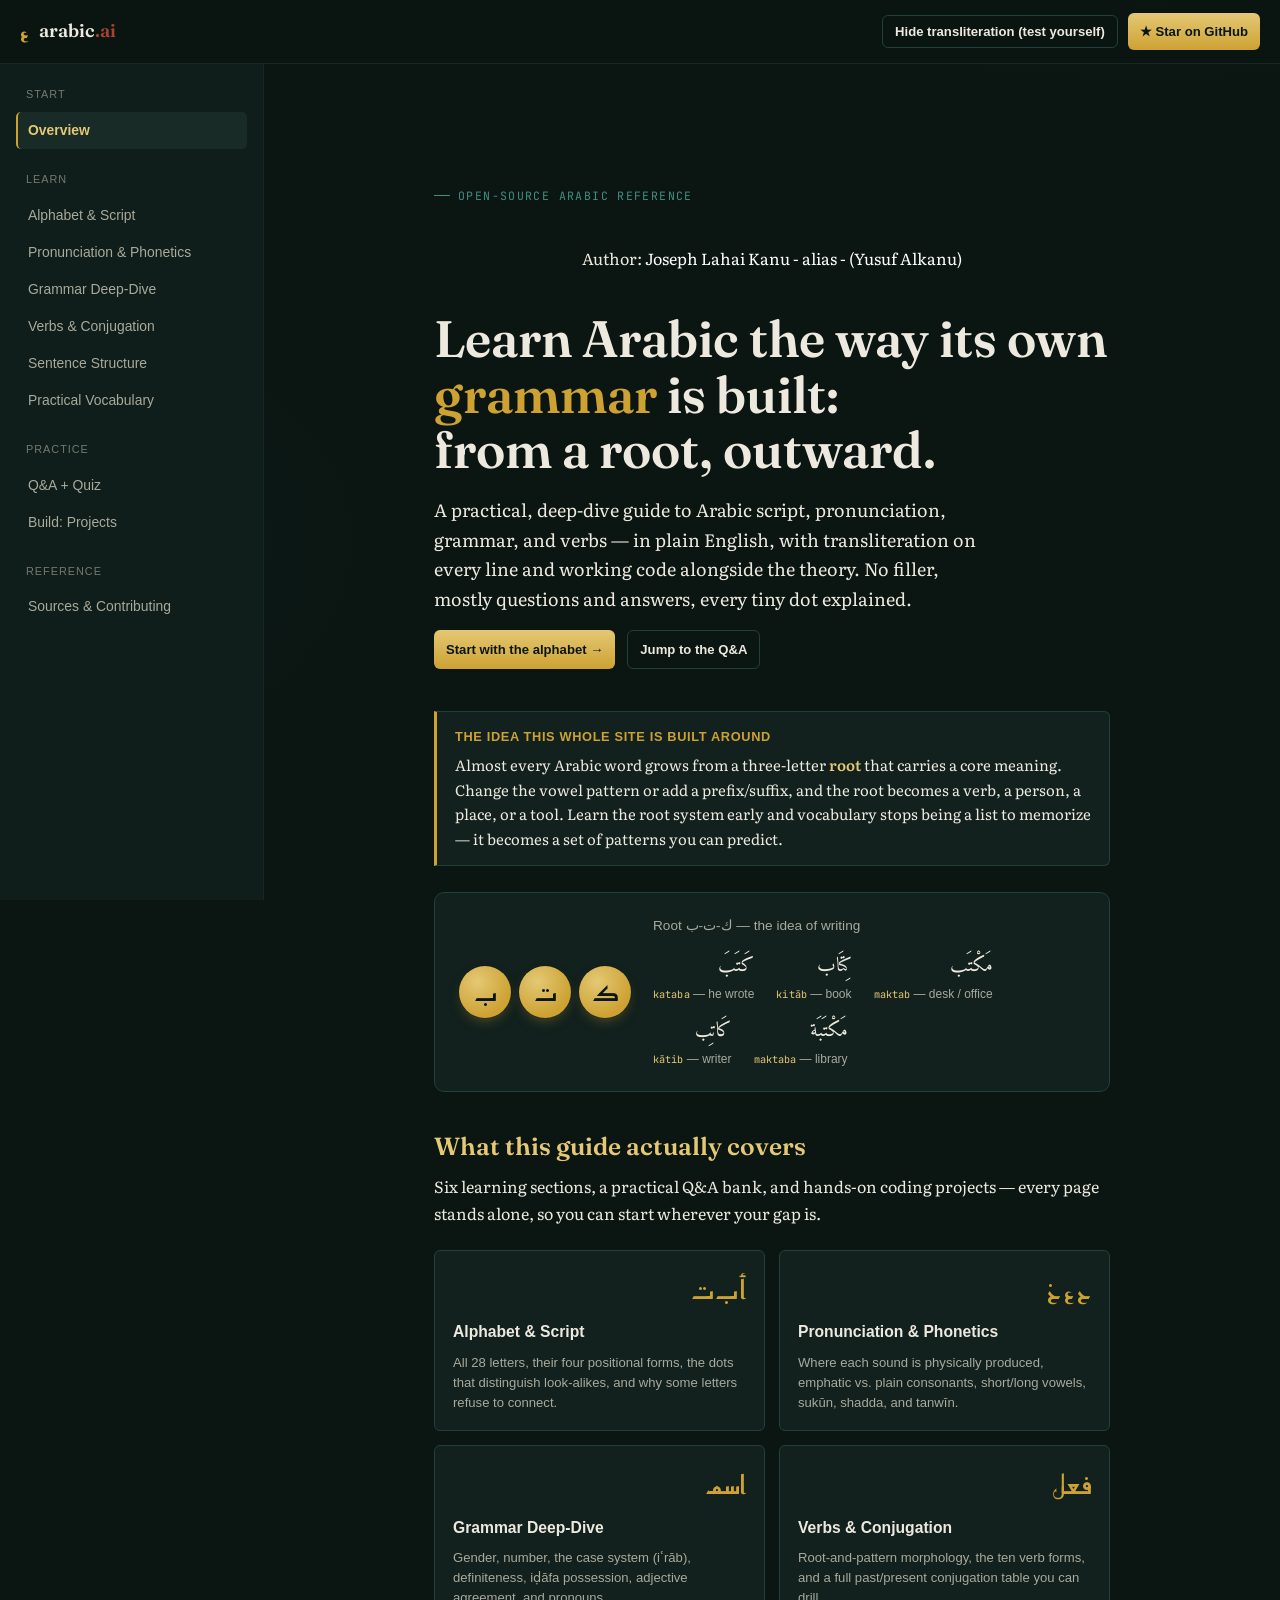
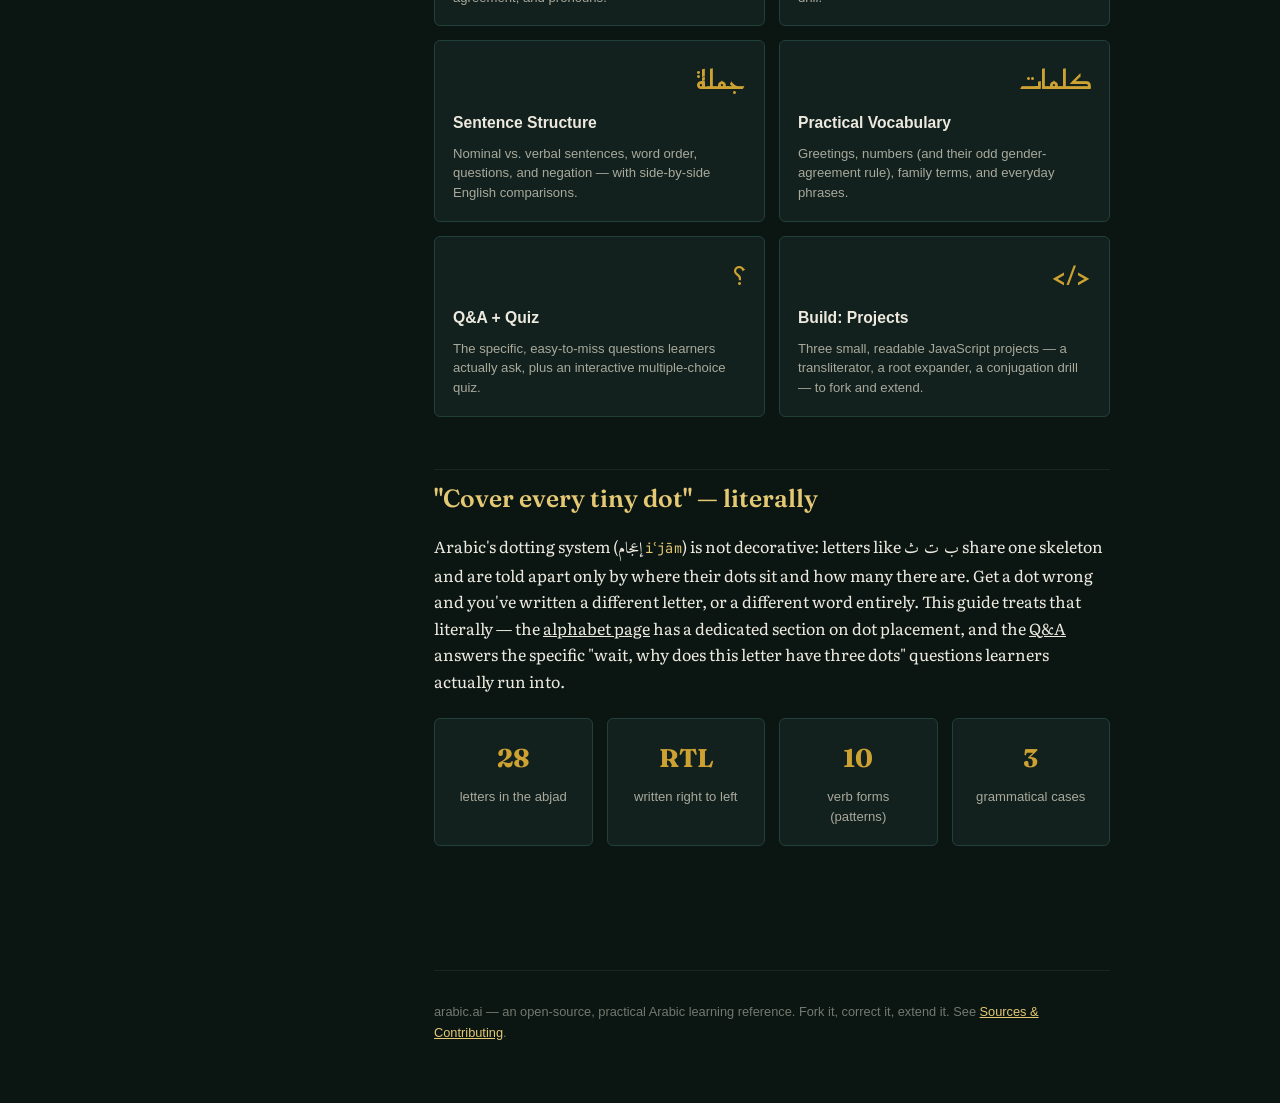
<file: index.html>
<!DOCTYPE html>
<html lang="en">
<head>
<meta charset="UTF-8">
<meta name="viewport" content="width=device-width, initial-scale=1.0">
<title>arabic.ai — a practical Arabic grammar, phonetics & transliteration guide</title>
<meta name="description" content="An open-source, practical Arabic-to-English learning reference: alphabet, pronunciation, grammar, verbs, sentence structure, vocabulary, Q&A, and code projects.">
<link rel="preconnect" href="https://fonts.googleapis.com">
<link rel="stylesheet" href="css/style.css">
</head>
<body>

<header class="topbar">
  <div class="flex items-center gap-3">
    <button class="menu-toggle btn btn-ghost" aria-label="Toggle navigation">☰</button>
    <a href="index.html" class="brand">
      <span class="brand-ar">ع</span>
      <span>arabic<span class="brand-dot">.ai</span></span>
    </a>
  </div>
  <div class="topbar-actions">
    <button id="translit-toggle" class="btn btn-ghost"></button>
    <a class="btn btn-gold" href="https://github.com/joemrnice/arabic.ai" target="_blank" rel="noopener">★ Star on GitHub</a>
  </div>
</header>

<div class="shell">
  <nav class="sidebar">
    <div class="sidebar-group">
      <div class="sidebar-label">Start</div>
      <a href="index.html">Overview</a>
    </div>
    <div class="sidebar-group">
      <div class="sidebar-label">Learn</div>
      <a href="alphabet.html">Alphabet &amp; Script</a>
      <a href="phonetics.html">Pronunciation &amp; Phonetics</a>
      <a href="grammar.html">Grammar Deep-Dive</a>
      <a href="verbs.html">Verbs &amp; Conjugation</a>
      <a href="sentences.html">Sentence Structure</a>
      <a href="vocabulary.html">Practical Vocabulary</a>
    </div>
    <div class="sidebar-group">
      <div class="sidebar-label">Practice</div>
      <a href="practice.html">Q&amp;A + Quiz</a>
      <a href="projects.html">Build: Projects</a>
    </div>
    <div class="sidebar-group">
      <div class="sidebar-label">Reference</div>
      <a href="resources.html">Sources &amp; Contributing</a>
    </div>
  </nav>

  <div class="content-wrap">
    <div class="col">
    <main class="page" id="main">

      <section class="hero">
        <div class="eyebrow">Open-source Arabic reference</div> <div style="padding: 20px; margin: 20px 10px; text-align: center; bacground-color: dodgerblue; border: none; ">Author: <a style="text-decoration: none; color: white; bacground-color: dodgerblue;" href="https://joe.codezerra.com">Joseph Lahai Kanu - alias - (Yusuf Alkanu)</a></div>
        <h1 class="hero-title">Learn Arabic the way its own <span class="accent">grammar</span> is built:<br>from a root, outward.</h1>
        <p class="hero-lead">
          A practical, deep-dive guide to Arabic script, pronunciation, grammar, and verbs —
          in plain English, with transliteration on every line and working code alongside
          the theory. No filler, mostly questions and answers, every tiny dot explained.
        </p>
        <div class="flex gap-3" style="flex-wrap:wrap;">
          <a href="alphabet.html" class="btn btn-gold">Start with the alphabet →</a>
          <a href="practice.html" class="btn btn-ghost">Jump to the Q&amp;A</a>
        </div>
      </section>

      <section aria-label="A trilateral root, illustrated">
        <div class="note gold">
          <div class="note-title">The idea this whole site is built around</div>
          Almost every Arabic word grows from a three-letter <strong>root</strong> that
          carries a core meaning. Change the vowel pattern or add a prefix/suffix, and the
          root becomes a verb, a person, a place, or a tool. Learn the root system early
          and vocabulary stops being a list to memorize — it becomes a set of patterns you
          can predict.
        </div>
        <div class="root-card" data-root-card="0"></div>
      </section>

      <h2 id="what-is-covered">What this guide actually covers</h2>
      <p class="muted" style="margin-top:-8px;">Six learning sections, a practical Q&amp;A bank, and hands-on coding projects — every page stands alone, so you can start wherever your gap is.</p>

      <div class="card-grid">
        <a class="card" href="alphabet.html">
          <span class="card-icon">أ ب ت</span>
          <span class="card-title">Alphabet &amp; Script</span>
          <span class="card-desc">All 28 letters, their four positional forms, the dots that distinguish look-alikes, and why some letters refuse to connect.</span>
        </a>
        <a class="card" href="phonetics.html">
          <span class="card-icon">ح ع خ</span>
          <span class="card-title">Pronunciation &amp; Phonetics</span>
          <span class="card-desc">Where each sound is physically produced, emphatic vs. plain consonants, short/long vowels, sukūn, shadda, and tanwīn.</span>
        </a>
        <a class="card" href="grammar.html">
          <span class="card-icon">اسم</span>
          <span class="card-title">Grammar Deep-Dive</span>
          <span class="card-desc">Gender, number, the case system (iʿrāb), definiteness, iḍāfa possession, adjective agreement, and pronouns.</span>
        </a>
        <a class="card" href="verbs.html">
          <span class="card-icon">فعل</span>
          <span class="card-title">Verbs &amp; Conjugation</span>
          <span class="card-desc">Root-and-pattern morphology, the ten verb forms, and a full past/present conjugation table you can drill.</span>
        </a>
        <a class="card" href="sentences.html">
          <span class="card-icon">جملة</span>
          <span class="card-title">Sentence Structure</span>
          <span class="card-desc">Nominal vs. verbal sentences, word order, questions, and negation — with side-by-side English comparisons.</span>
        </a>
        <a class="card" href="vocabulary.html">
          <span class="card-icon">كلمات</span>
          <span class="card-title">Practical Vocabulary</span>
          <span class="card-desc">Greetings, numbers (and their odd gender-agreement rule), family terms, and everyday phrases.</span>
        </a>
        <a class="card" href="practice.html">
          <span class="card-icon">؟</span>
          <span class="card-title">Q&amp;A + Quiz</span>
          <span class="card-desc">The specific, easy-to-miss questions learners actually ask, plus an interactive multiple-choice quiz.</span>
        </a>
        <a class="card" href="projects.html">
          <span class="card-icon">&lt;/&gt;</span>
          <span class="card-title">Build: Projects</span>
          <span class="card-desc">Three small, readable JavaScript projects — a transliterator, a root expander, a conjugation drill — to fork and extend.</span>
        </a>
      </div>

      <h2 id="every-dot">"Cover every tiny dot" — literally</h2>
      <p>
        Arabic's dotting system (<span class="ar">إعجام</span> <span class="translit">iʿjām</span>) is not decorative:
        letters like <span class="ar">ب ت ث</span> share one skeleton and are told apart only by where their dots sit
        and how many there are. Get a dot wrong and you've written a different letter, or a different word entirely.
        This guide treats that literally — the <a href="alphabet.html#dots">alphabet page</a> has a dedicated section
        on dot placement, and the <a href="practice.html">Q&amp;A</a> answers the specific "wait, why does this letter
        have three dots" questions learners actually run into.
      </p>

      <div class="card-grid" style="grid-template-columns:repeat(auto-fill,minmax(150px,1fr));">
        <div class="card" style="align-items:center; text-align:center;">
          <div class="card-title" style="font-family:var(--font-display); font-size:1.6rem; color:var(--gold);">28</div>
          <div class="card-desc">letters in the abjad</div>
        </div>
        <div class="card" style="align-items:center; text-align:center;">
          <div class="card-title" style="font-family:var(--font-display); font-size:1.6rem; color:var(--gold);">RTL</div>
          <div class="card-desc">written right to left</div>
        </div>
        <div class="card" style="align-items:center; text-align:center;">
          <div class="card-title" style="font-family:var(--font-display); font-size:1.6rem; color:var(--gold);">10</div>
          <div class="card-desc">verb forms (patterns)</div>
        </div>
        <div class="card" style="align-items:center; text-align:center;">
          <div class="card-title" style="font-family:var(--font-display); font-size:1.6rem; color:var(--gold);">3</div>
          <div class="card-desc">grammatical cases</div>
        </div>
      </div>

    </main>
    <footer class="site-footer" style="margin:0 32px;">
      arabic.ai — an open-source, practical Arabic learning reference. Fork it, correct it, extend it. See <a href="resources.html" style="color:var(--gold-soft);">Sources &amp; Contributing</a>.
    </footer>
    </div>
  </div>
</div>

<script src="js/data.js"></script>
<script src="js/main.js"></script>
</body>
</html>
</file>
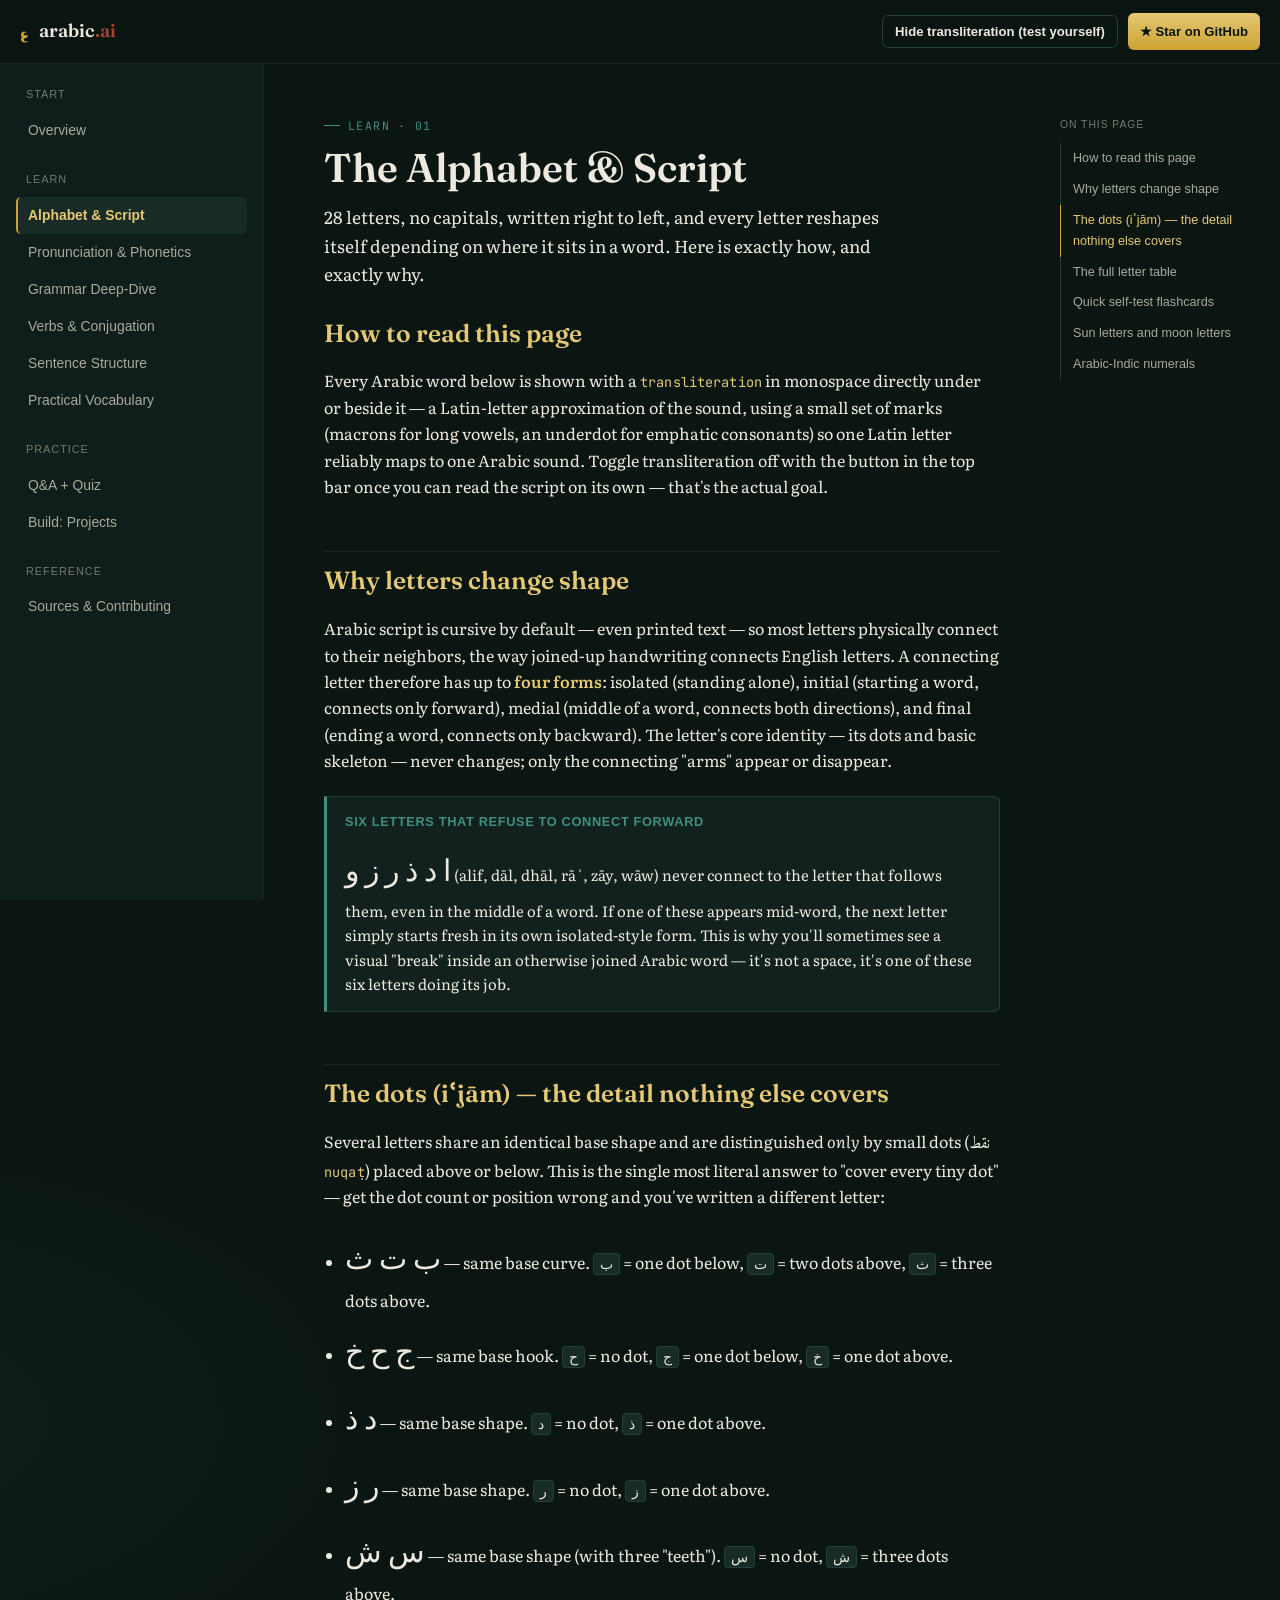
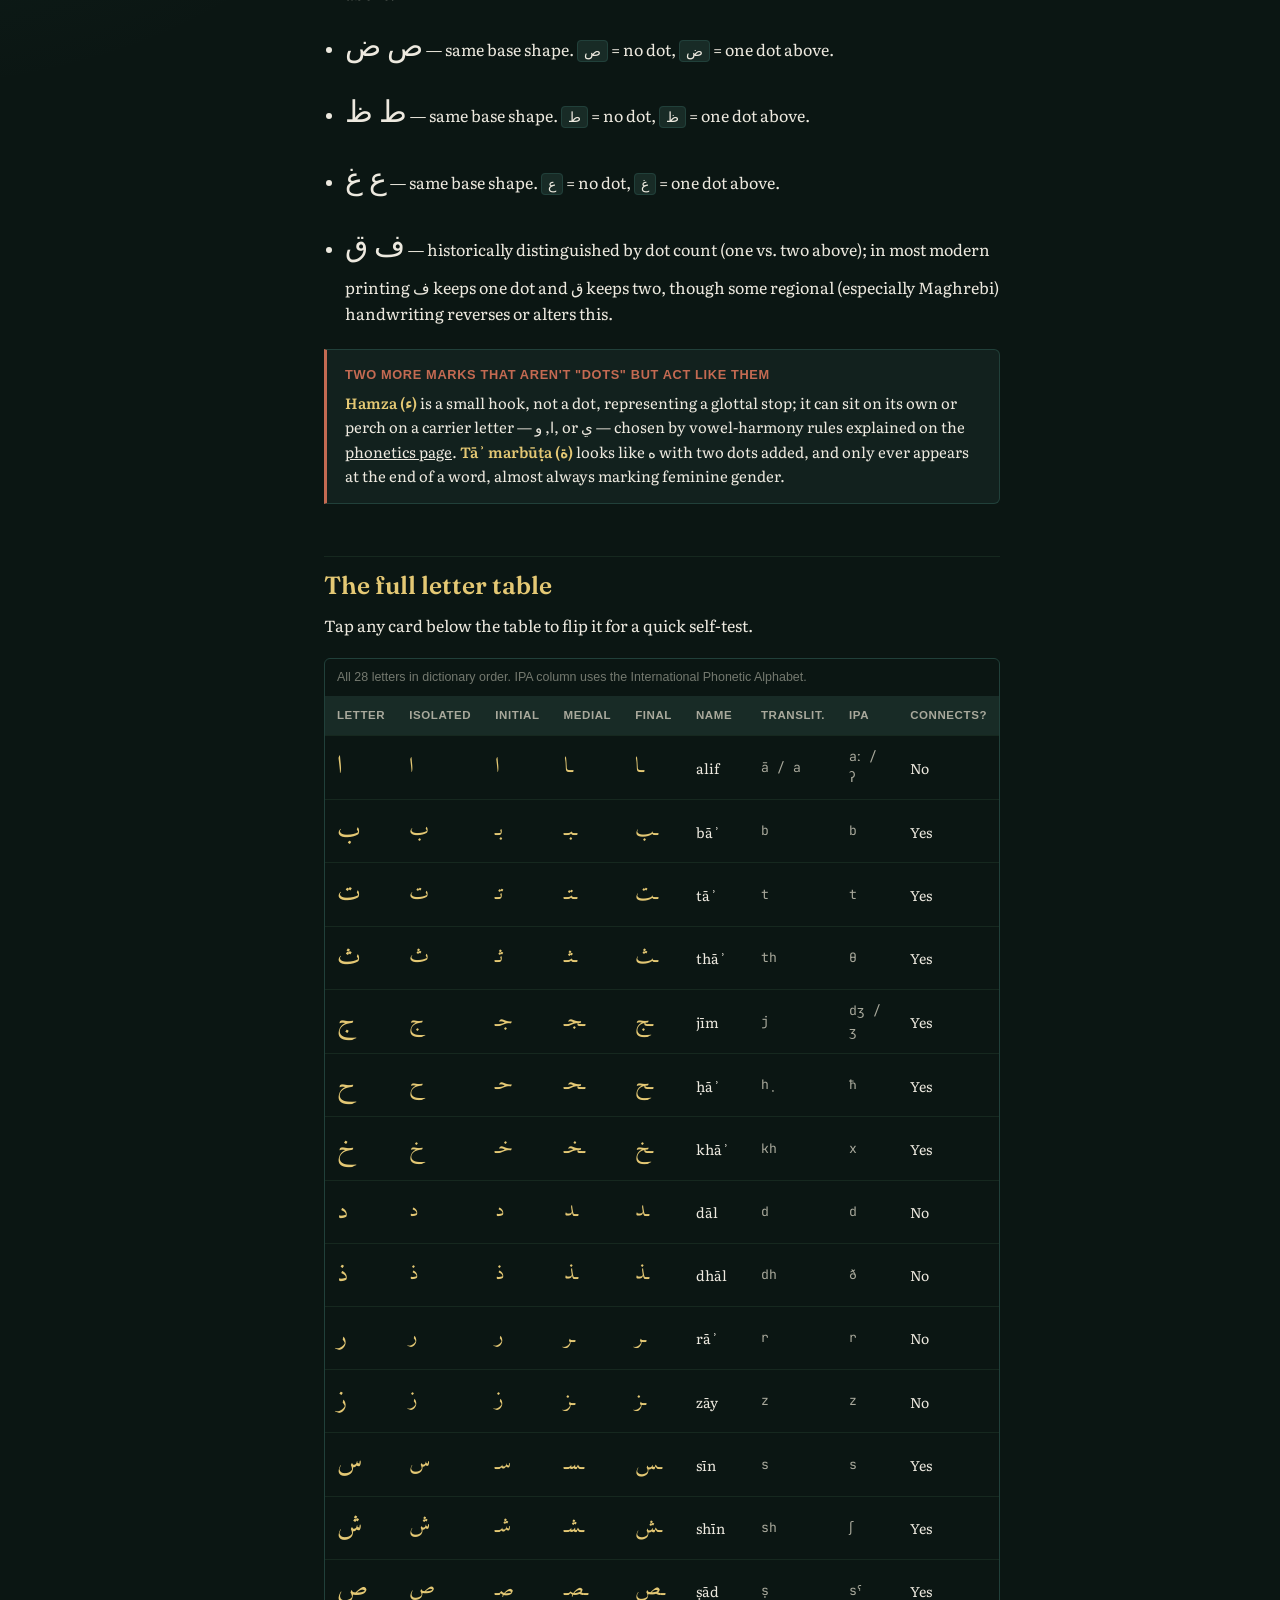
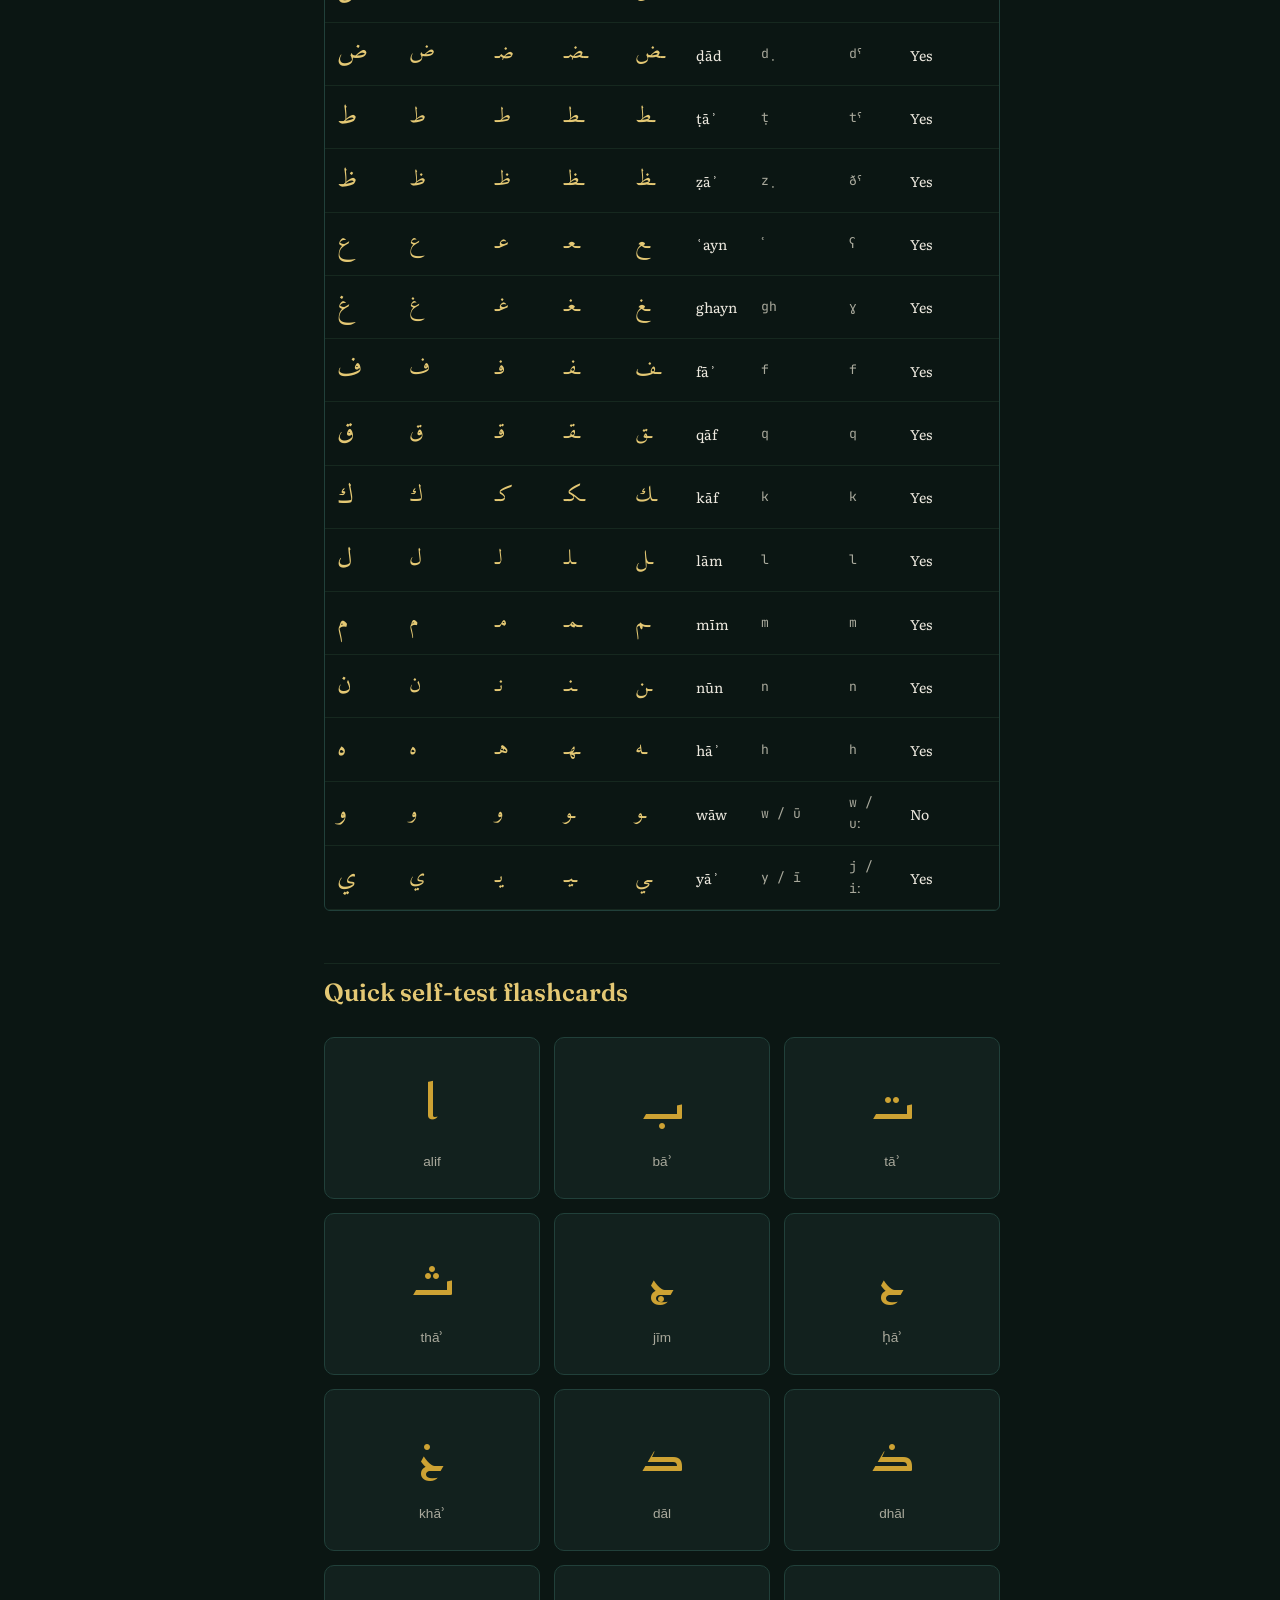
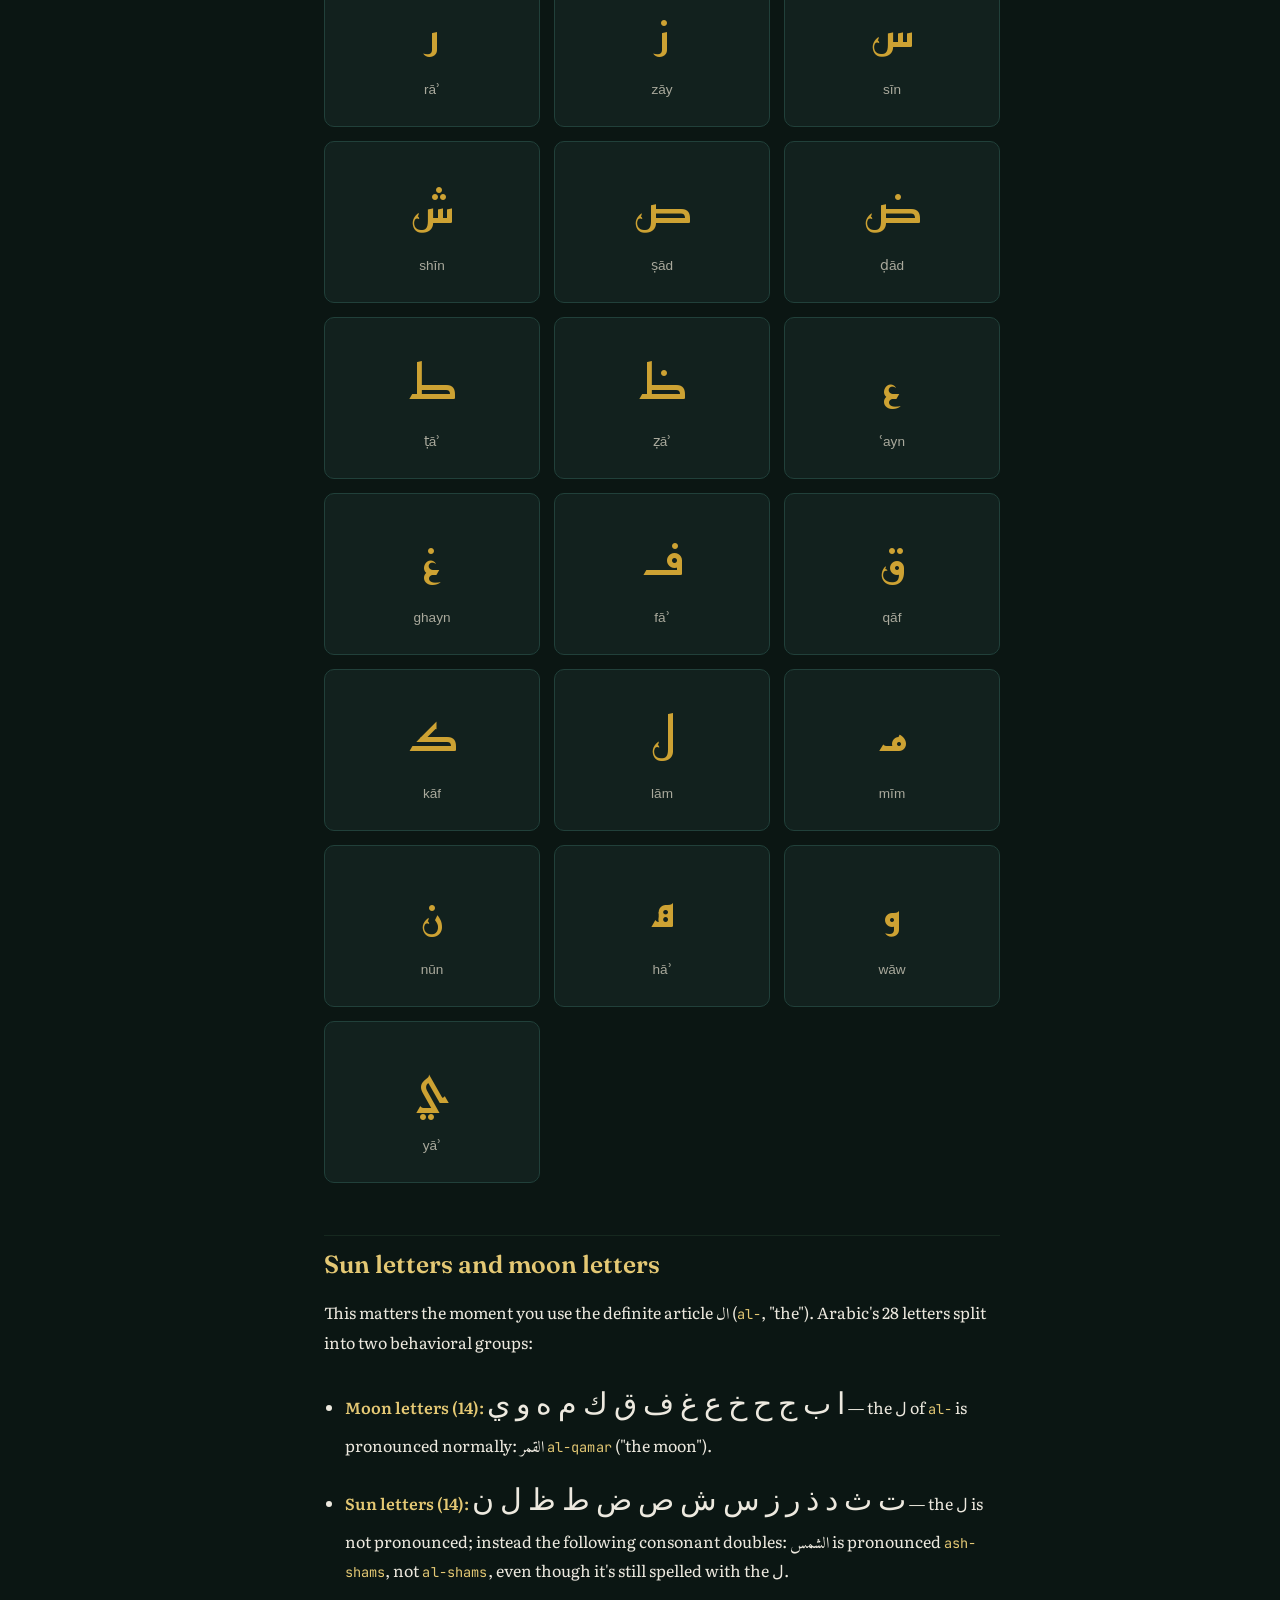
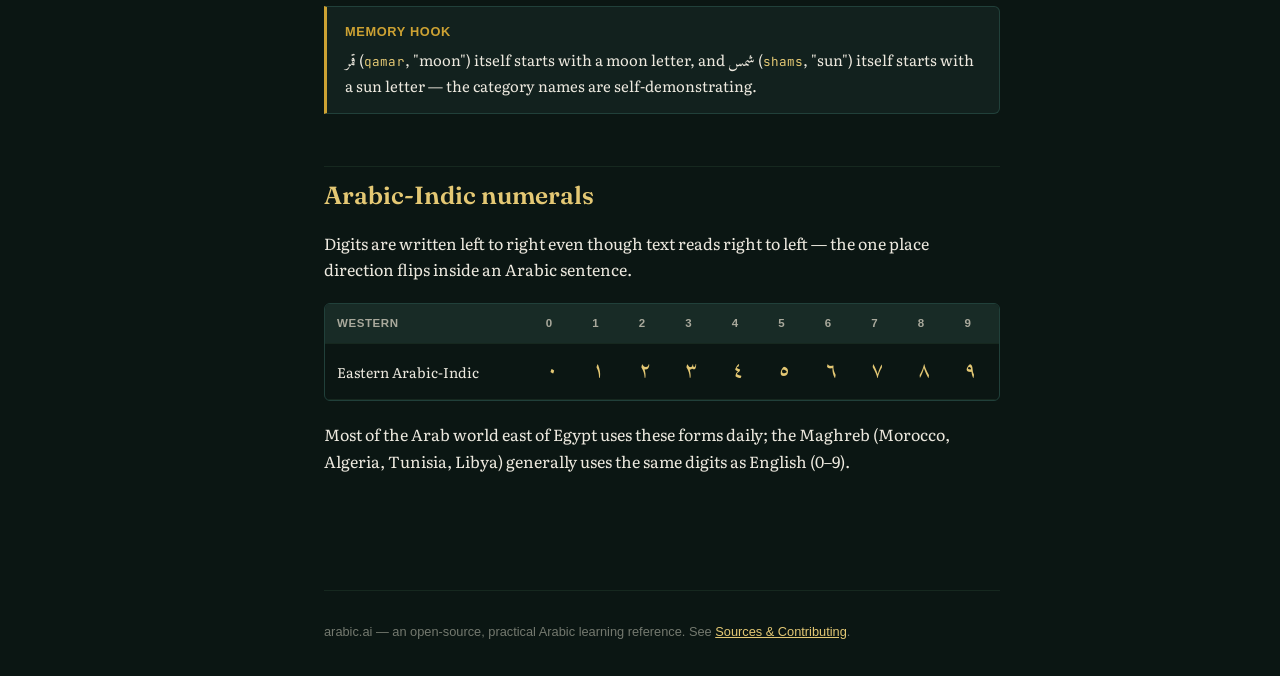
<file: alphabet.html>
<!DOCTYPE html>
<html lang="en">
<head>
<meta charset="UTF-8">
<meta name="viewport" content="width=device-width, initial-scale=1.0">
<title>Arabic Alphabet & Script — arabic.ai</title>
<meta name="description" content="All 28 Arabic letters, their four positional forms, dot placement, connecting vs non-connecting letters, and moon/sun letters.">
<link rel="stylesheet" href="css/style.css">
</head>
<body>

<header class="topbar">
  <div class="flex items-center gap-3">
    <button class="menu-toggle btn btn-ghost" aria-label="Toggle navigation">☰</button>
    <a href="index.html" class="brand">
      <span class="brand-ar">ع</span>
      <span>arabic<span class="brand-dot">.ai</span></span>
    </a>
  </div>
  <div class="topbar-actions">
    <button id="translit-toggle" class="btn btn-ghost"></button>
    <a class="btn btn-gold" href="https://github.com/joemrnice/arabic.ai" target="_blank" rel="noopener">★ Star on GitHub</a>
  </div>
</header>

<div class="shell">
  <nav class="sidebar">
    <div class="sidebar-group">
      <div class="sidebar-label">Start</div>
      <a href="index.html">Overview</a>
    </div>
    <div class="sidebar-group">
      <div class="sidebar-label">Learn</div>
      <a href="alphabet.html">Alphabet &amp; Script</a>
      <a href="phonetics.html">Pronunciation &amp; Phonetics</a>
      <a href="grammar.html">Grammar Deep-Dive</a>
      <a href="verbs.html">Verbs &amp; Conjugation</a>
      <a href="sentences.html">Sentence Structure</a>
      <a href="vocabulary.html">Practical Vocabulary</a>
    </div>
    <div class="sidebar-group">
      <div class="sidebar-label">Practice</div>
      <a href="practice.html">Q&amp;A + Quiz</a>
      <a href="projects.html">Build: Projects</a>
    </div>
    <div class="sidebar-group">
      <div class="sidebar-label">Reference</div>
      <a href="resources.html">Sources &amp; Contributing</a>
    </div>
  </nav>

  <div class="content-wrap with-toc">
    <div class="col">
    <main class="page" id="main">

      <div class="eyebrow">Learn · 01</div>
      <h1 class="page-title">The Alphabet &amp; Script</h1>
      <p class="page-dek">28 letters, no capitals, written right to left, and every letter reshapes itself depending on where it sits in a word. Here is exactly how, and exactly why.</p>

      <h2 id="how-to-read">How to read this page</h2>
      <p>
        Every Arabic word below is shown with a <span class="translit">transliteration</span> in monospace
        directly under or beside it — a Latin-letter approximation of the sound, using a small set of marks
        (macrons for long vowels, an underdot for emphatic consonants) so one Latin letter reliably maps to
        one Arabic sound. Toggle transliteration off with the button in the top bar once you can read the
        script on its own — that's the actual goal.
      </p>

      <h2 id="letter-forms">Why letters change shape</h2>
      <p>
        Arabic script is cursive by default — even printed text — so most letters physically connect to their
        neighbors, the way joined-up handwriting connects English letters. A connecting letter therefore has
        up to <strong>four forms</strong>: isolated (standing alone), initial (starting a word, connects only
        forward), medial (middle of a word, connects both directions), and final (ending a word, connects only
        backward). The letter's core identity — its dots and basic skeleton — never changes; only the
        connecting "arms" appear or disappear.
      </p>
      <div class="note">
        <div class="note-title">Six letters that refuse to connect forward</div>
        <span class="ar-lg">ا د ذ ر ز و</span> (alif, dāl, dhāl, rāʾ, zāy, wāw) never connect to the letter that
        follows them, even in the middle of a word. If one of these appears mid-word, the next letter simply
        starts fresh in its own isolated-style form. This is why you'll sometimes see a visual "break" inside
        an otherwise joined Arabic word — it's not a space, it's one of these six letters doing its job.
      </div>

      <h2 id="dots" data-anchor="dots">The dots (iʿjām) — the detail nothing else covers</h2>
      <p>
        Several letters share an identical base shape and are distinguished <em>only</em> by small dots
        (<span class="ar">نقط</span> <span class="translit">nuqaṭ</span>) placed above or below. This is the
        single most literal answer to "cover every tiny dot" — get the dot count or position wrong and you've
        written a different letter:
      </p>
      <ul>
        <li><span class="ar-lg">ب ت ث</span> — same base curve. <span class="tok">ب</span> = one dot below, <span class="tok">ت</span> = two dots above, <span class="tok">ث</span> = three dots above.</li>
        <li><span class="ar-lg">ج ح خ</span> — same base hook. <span class="tok">ح</span> = no dot, <span class="tok">ج</span> = one dot below, <span class="tok">خ</span> = one dot above.</li>
        <li><span class="ar-lg">د ذ</span> — same base shape. <span class="tok">د</span> = no dot, <span class="tok">ذ</span> = one dot above.</li>
        <li><span class="ar-lg">ر ز</span> — same base shape. <span class="tok">ر</span> = no dot, <span class="tok">ز</span> = one dot above.</li>
        <li><span class="ar-lg">س ش</span> — same base shape (with three "teeth"). <span class="tok">س</span> = no dot, <span class="tok">ش</span> = three dots above.</li>
        <li><span class="ar-lg">ص ض</span> — same base shape. <span class="tok">ص</span> = no dot, <span class="tok">ض</span> = one dot above.</li>
        <li><span class="ar-lg">ط ظ</span> — same base shape. <span class="tok">ط</span> = no dot, <span class="tok">ظ</span> = one dot above.</li>
        <li><span class="ar-lg">ع غ</span> — same base shape. <span class="tok">ع</span> = no dot, <span class="tok">غ</span> = one dot above.</li>
        <li><span class="ar-lg">ف ق</span> — historically distinguished by dot count (one vs. two above); in most modern printing ف keeps one dot and ق keeps two, though some regional (especially Maghrebi) handwriting reverses or alters this.</li>
      </ul>
      <div class="note brick">
        <div class="note-title">Two more marks that aren't "dots" but act like them</div>
        <strong>Hamza (ء)</strong> is a small hook, not a dot, representing a glottal stop; it can sit on its
        own or perch on a carrier letter — ا, و, or ي — chosen by vowel-harmony rules explained on the
        <a href="phonetics.html#hamza">phonetics page</a>. <strong>Tāʾ marbūṭa (ة)</strong> looks like ه with
        two dots added, and only ever appears at the end of a word, almost always marking feminine gender.
      </div>

      <h2 id="table">The full letter table</h2>
      <p class="muted" style="margin-top:-8px;">Tap any card below the table to flip it for a quick self-test.</p>
      <div class="table-wrap">
        <table id="alphabet-table">
          <caption>All 28 letters in dictionary order. IPA column uses the International Phonetic Alphabet.</caption>
          <thead>
            <tr><th>Letter</th><th>Isolated</th><th>Initial</th><th>Medial</th><th>Final</th><th>Name</th><th>Translit.</th><th>IPA</th><th>Connects?</th></tr>
          </thead>
          <tbody id="alphabet-tbody"></tbody>
        </table>
      </div>

      <h2 id="flashcards">Quick self-test flashcards</h2>
      <div class="card-grid" id="flashcard-grid" style="grid-template-columns:repeat(auto-fill, minmax(160px,1fr));"></div>

      <h2 id="sun-moon">Sun letters and moon letters</h2>
      <p>
        This matters the moment you use the definite article <span class="ar">ال</span>
        (<span class="translit">al-</span>, "the"). Arabic's 28 letters split into two behavioral groups:
      </p>
      <ul>
        <li><strong>Moon letters (14):</strong> <span class="ar-lg">ا ب ج ح خ ع غ ف ق ك م ه و ي</span> — the ل of <span class="translit">al-</span> is pronounced normally: <span class="ar">القمر</span> <span class="translit">al-qamar</span> ("the moon").</li>
        <li><strong>Sun letters (14):</strong> <span class="ar-lg">ت ث د ذ ر ز س ش ص ض ط ظ ل ن</span> — the ل is not pronounced; instead the following consonant doubles: <span class="ar">الشمس</span> is pronounced <span class="translit">ash-shams</span>, not <span class="translit">al-shams</span>, even though it's still spelled with the ل.</li>
      </ul>
      <div class="note gold">
        <div class="note-title">Memory hook</div>
        <span class="ar">قمر</span> (<span class="translit">qamar</span>, "moon") itself starts with a moon
        letter, and <span class="ar">شمس</span> (<span class="translit">shams</span>, "sun") itself starts
        with a sun letter — the category names are self-demonstrating.
      </div>

      <h2 id="numerals">Arabic-Indic numerals</h2>
      <p>Digits are written left to right even though text reads right to left — the one place direction flips inside an Arabic sentence.</p>
      <div class="table-wrap">
        <table>
          <thead><tr><th>Western</th><th>0</th><th>1</th><th>2</th><th>3</th><th>4</th><th>5</th><th>6</th><th>7</th><th>8</th><th>9</th></tr></thead>
          <tbody>
            <tr><td>Eastern Arabic-Indic</td><td class="ar-cell">٠</td><td class="ar-cell">١</td><td class="ar-cell">٢</td><td class="ar-cell">٣</td><td class="ar-cell">٤</td><td class="ar-cell">٥</td><td class="ar-cell">٦</td><td class="ar-cell">٧</td><td class="ar-cell">٨</td><td class="ar-cell">٩</td></tr>
          </tbody>
        </table>
      </div>
      <p class="muted">Most of the Arab world east of Egypt uses these forms daily; the Maghreb (Morocco, Algeria, Tunisia, Libya) generally uses the same digits as English (0–9).</p>

    </main>
    <footer class="site-footer" style="margin:0 32px;">
      arabic.ai — an open-source, practical Arabic learning reference. See <a href="resources.html" style="color:var(--gold-soft);">Sources &amp; Contributing</a>.
    </footer>
    </div>
  </div>

  <aside class="toc">
    <div class="toc-inner">
      <div class="toc-label">On this page</div>
      <div class="toc-list"></div>
    </div>
  </aside>
</div>

<script src="js/data.js"></script>
<script src="js/main.js"></script>
<script>
  // Build the full alphabet table + flashcards from ALPHABET (data.js).
  // Runs immediately (this script sits at the end of <body>, after the
  // target elements) so that main.js's own DOMContentLoaded handlers —
  // which wire up flashcard flipping and the table-of-contents — see the
  // finished DOM rather than empty containers.
  (function(){
    const tbody = document.getElementById("alphabet-tbody");
    const flashGrid = document.getElementById("flashcard-grid");
    ALPHABET.forEach(l => {
      const tr = document.createElement("tr");
      tr.innerHTML = `
        <td class="ar-cell" style="font-size:1.6rem;">${l.forms[0]}</td>
        <td class="ar-cell">${l.forms[0]}</td>
        <td class="ar-cell">${l.forms[1]}</td>
        <td class="ar-cell">${l.forms[2]}</td>
        <td class="ar-cell">${l.forms[3]}</td>
        <td>${l.name}</td>
        <td class="translit-cell">${l.translit}</td>
        <td class="translit-cell">${l.ipa}</td>
        <td>${l.connects ? "Yes" : "No"}</td>`;
      tbody.appendChild(tr);

      const card = document.createElement("div");
      card.className = "flash";
      card.innerHTML = `
        <div class="flash-inner">
          <div class="flash-face front"><span class="big">${l.forms[0]}</span><span class="gloss">${l.name}</span></div>
          <div class="flash-face back">
            <span class="translit" style="font-size:1.1rem;">${l.translit}</span>
            <span class="gloss">${l.example} — ${l.exGloss}</span>
          </div>
        </div>`;
      flashGrid.appendChild(card);
    });
  })();
</script>
</body>
</html>
</file>
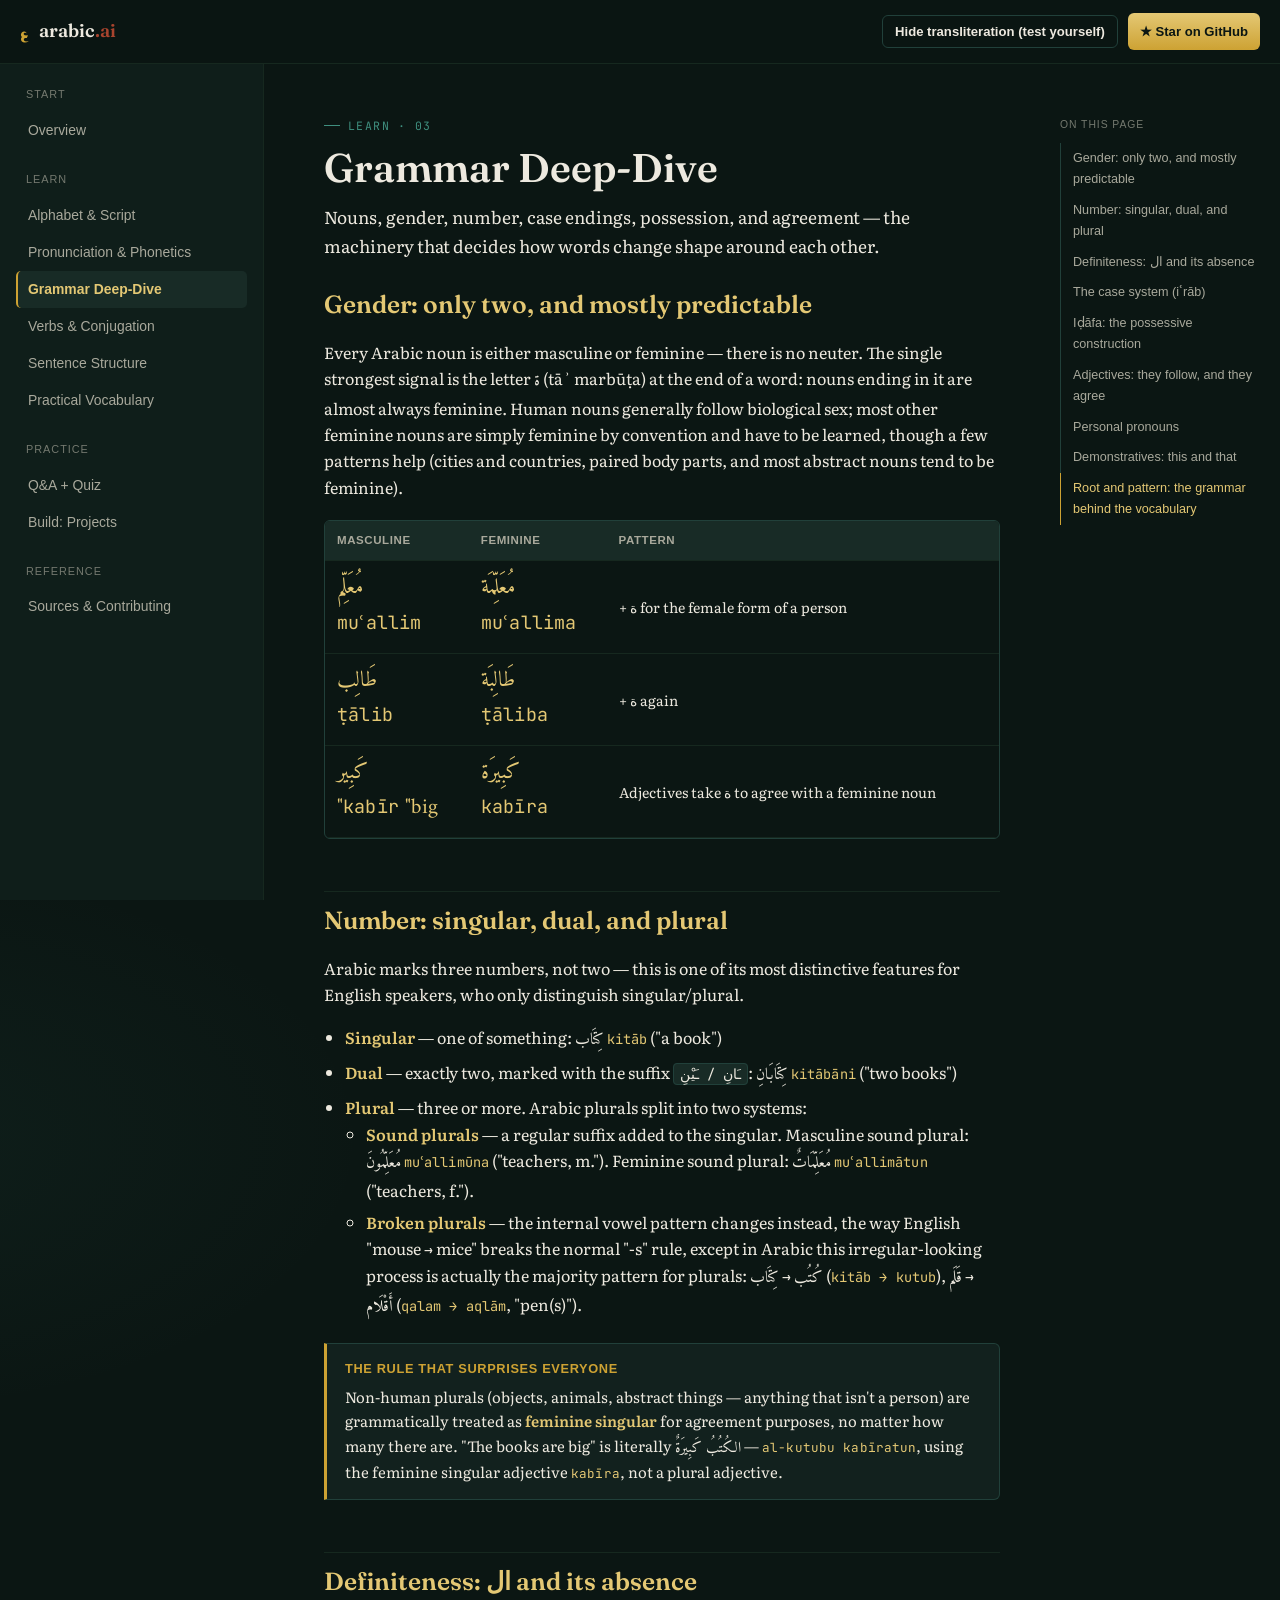
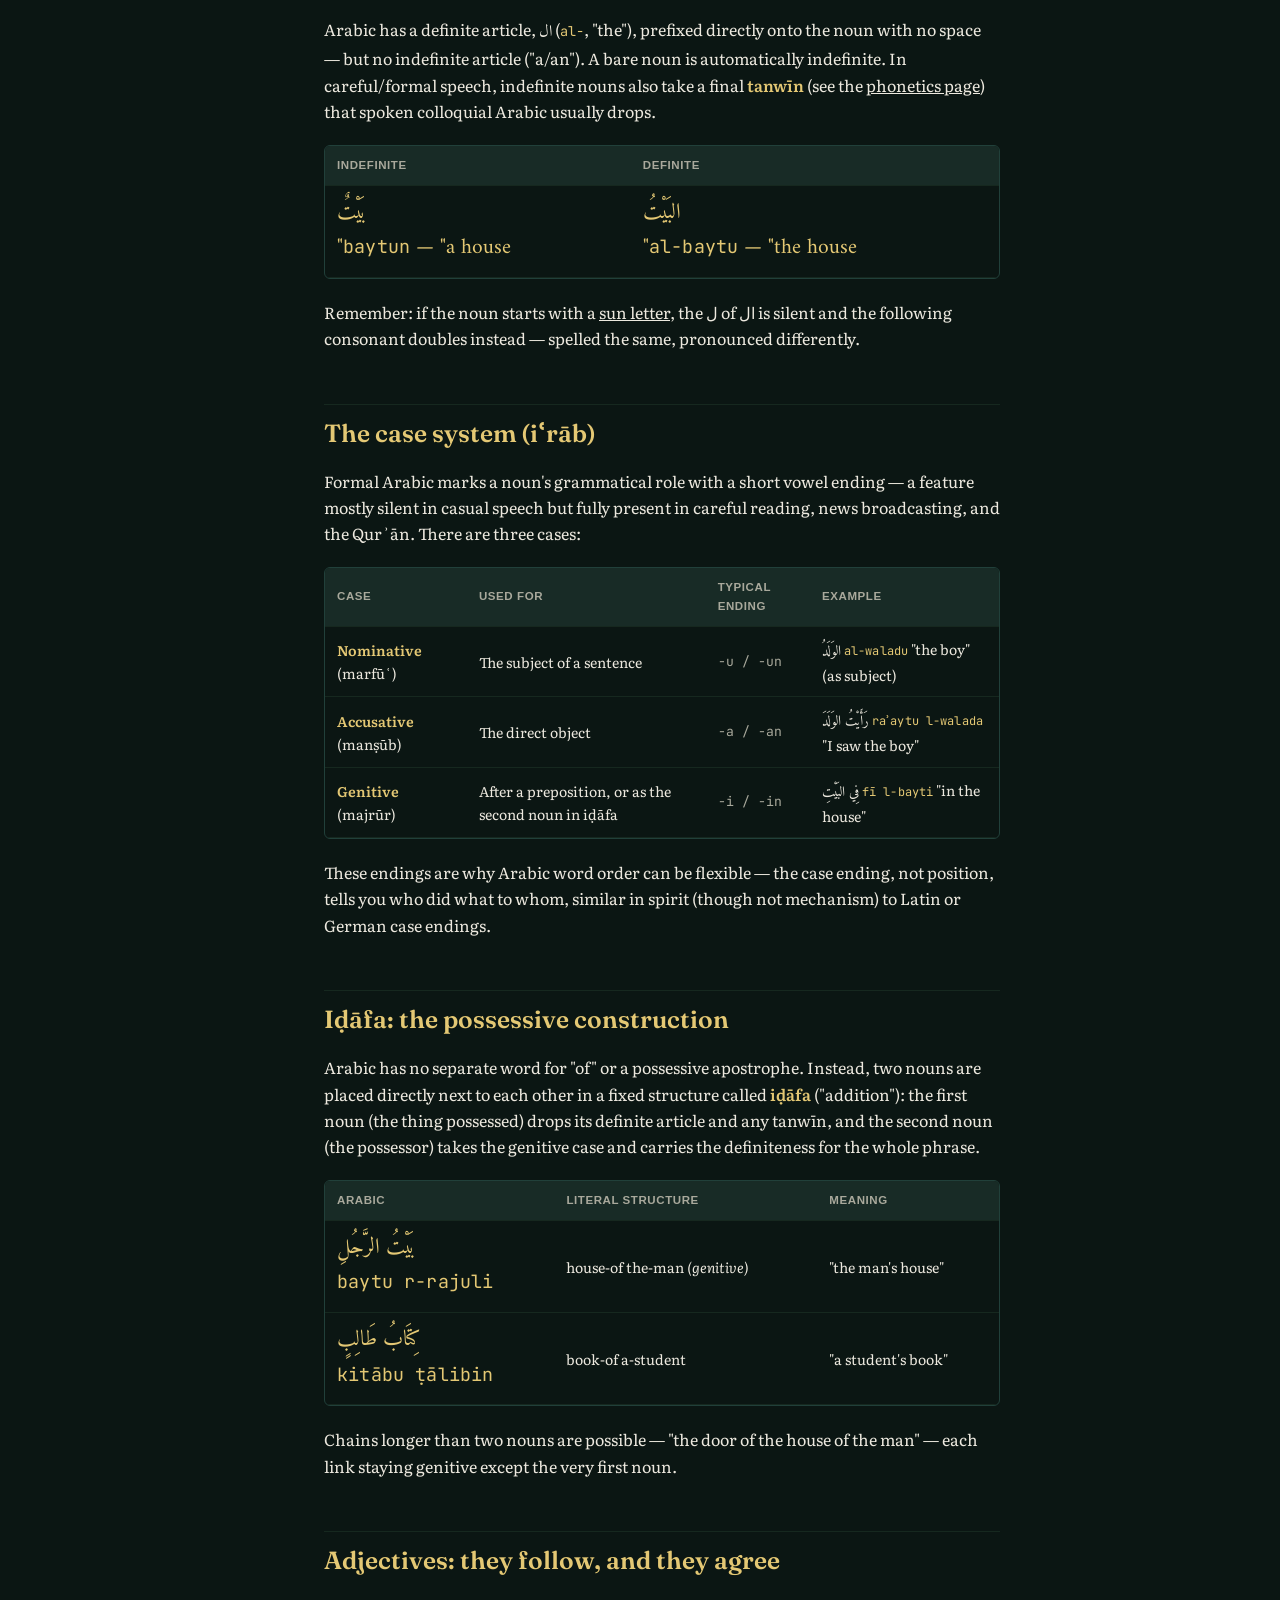
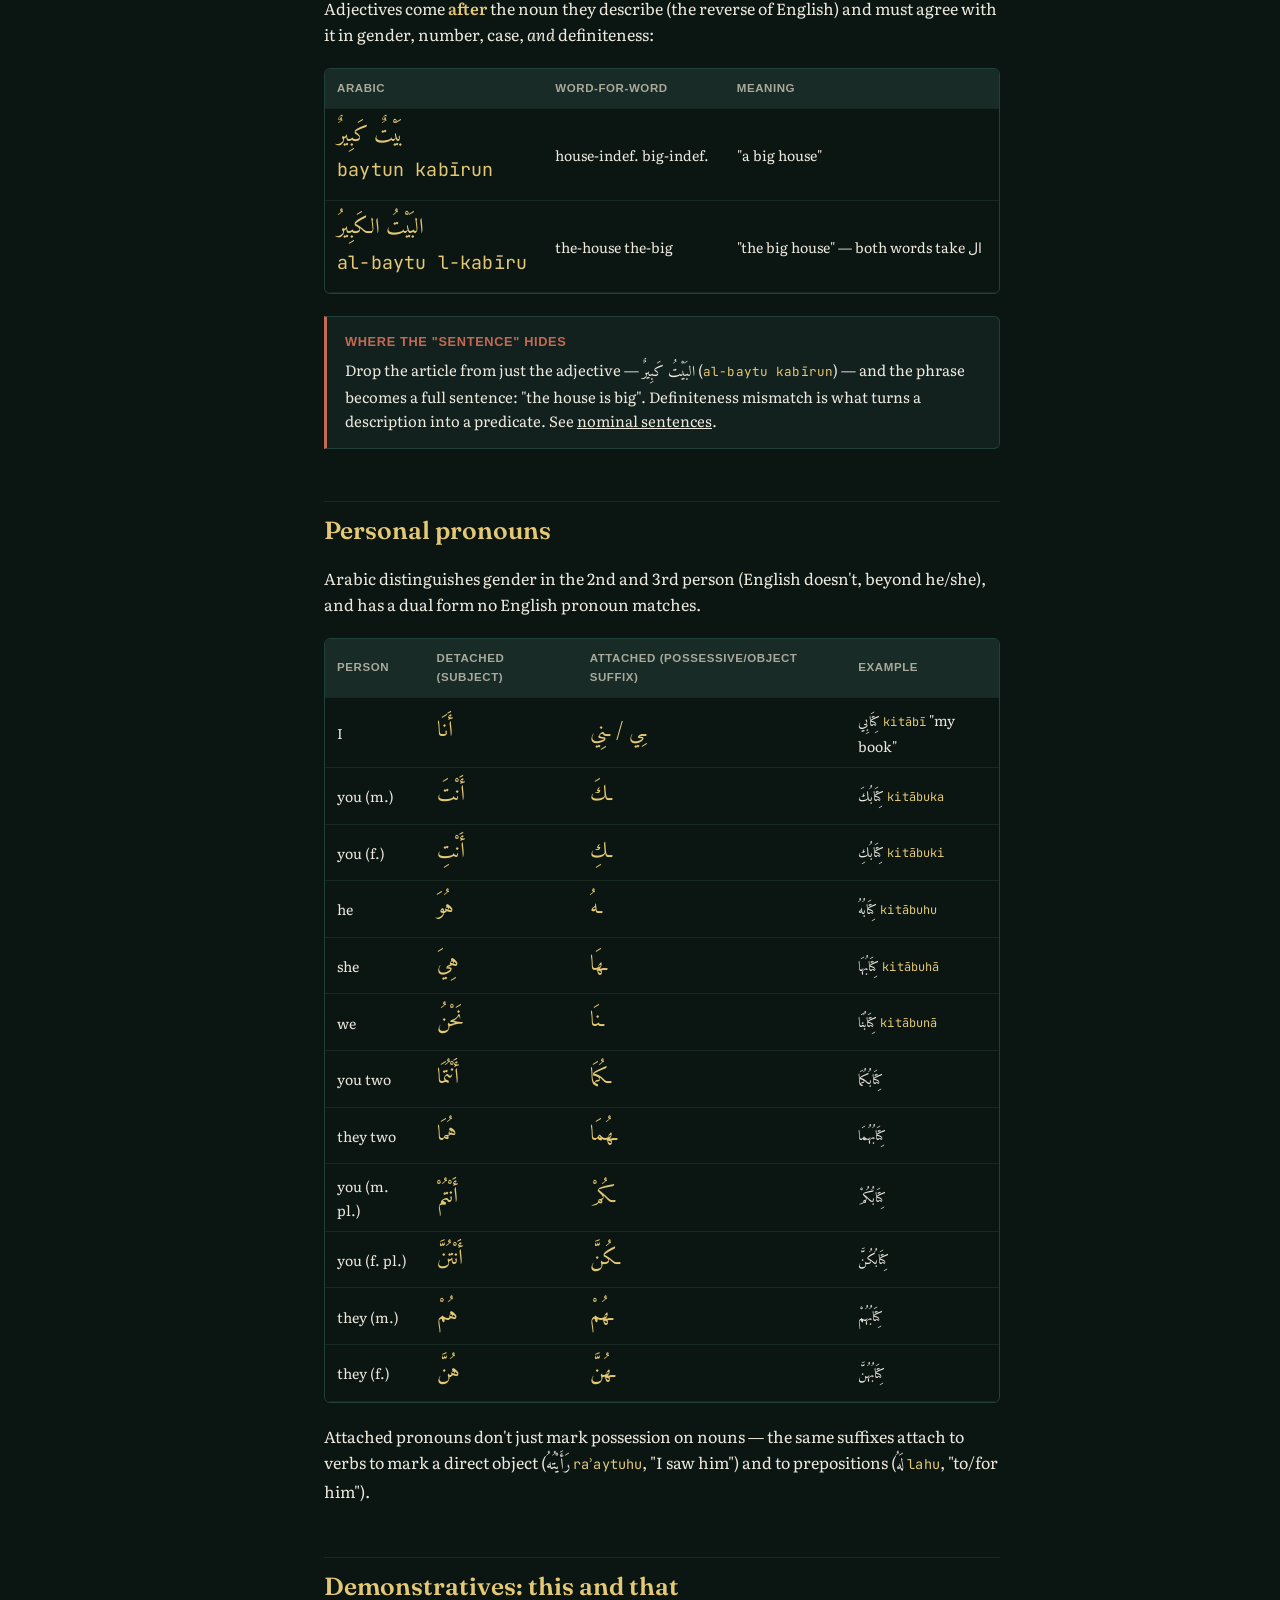
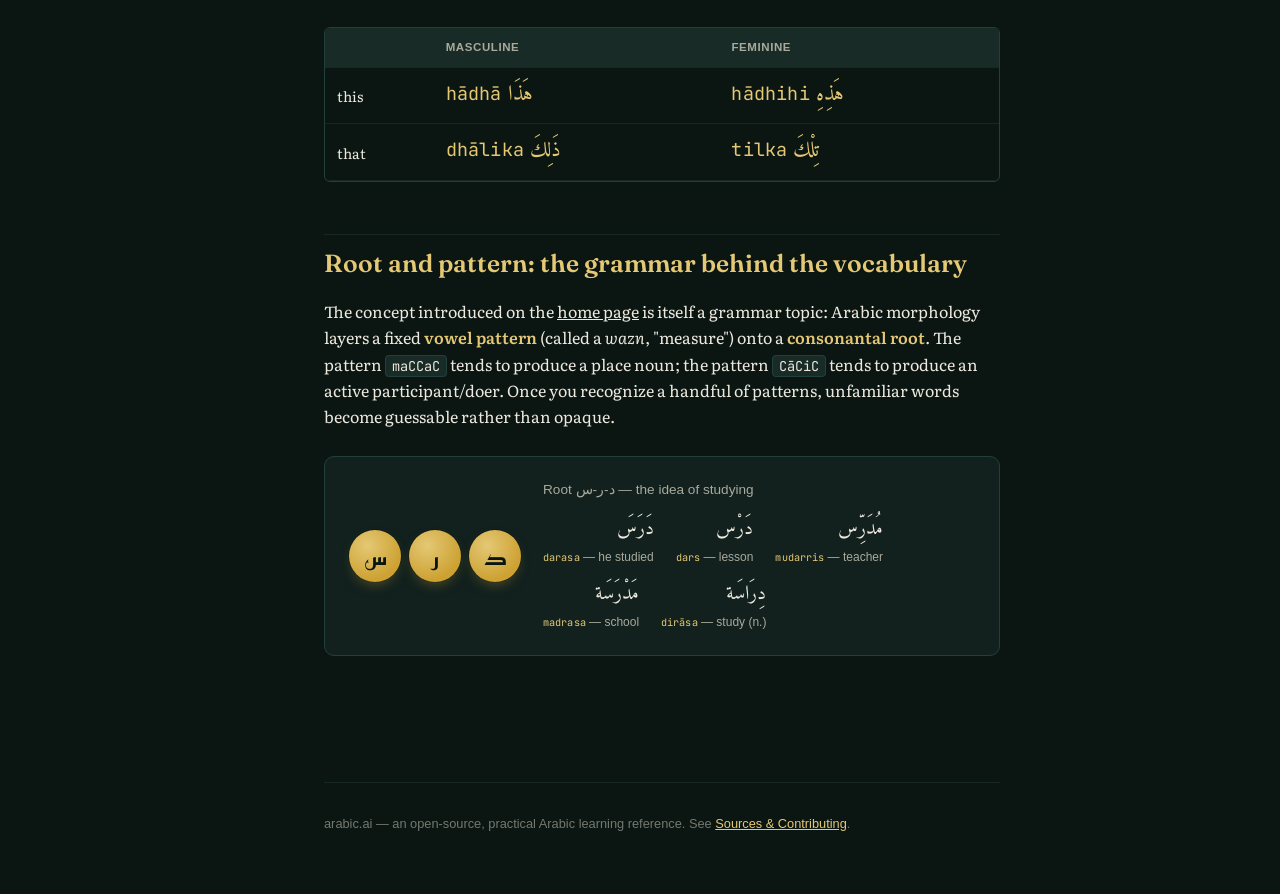
<file: grammar.html>
<!DOCTYPE html>
<html lang="en">
<head>
<meta charset="UTF-8">
<meta name="viewport" content="width=device-width, initial-scale=1.0">
<title>Grammar Deep-Dive — arabic.ai</title>
<meta name="description" content="Arabic grammar: gender, number, the case system (iʿrāb), definiteness, iḍāfa possession, adjective agreement, demonstratives, and pronouns.">
<link rel="stylesheet" href="css/style.css">
</head>
<body>

<header class="topbar">
  <div class="flex items-center gap-3">
    <button class="menu-toggle btn btn-ghost" aria-label="Toggle navigation">☰</button>
    <a href="index.html" class="brand"><span class="brand-ar">ع</span><span>arabic<span class="brand-dot">.ai</span></span></a>
  </div>
  <div class="topbar-actions">
    <button id="translit-toggle" class="btn btn-ghost"></button>
    <a class="btn btn-gold" href="https://github.com/joemrnice/arabic.ai" target="_blank" rel="noopener">★ Star on GitHub</a>
  </div>
</header>

<div class="shell">
  <nav class="sidebar">
    <div class="sidebar-group"><div class="sidebar-label">Start</div><a href="index.html">Overview</a></div>
    <div class="sidebar-group">
      <div class="sidebar-label">Learn</div>
      <a href="alphabet.html">Alphabet &amp; Script</a>
      <a href="phonetics.html">Pronunciation &amp; Phonetics</a>
      <a href="grammar.html">Grammar Deep-Dive</a>
      <a href="verbs.html">Verbs &amp; Conjugation</a>
      <a href="sentences.html">Sentence Structure</a>
      <a href="vocabulary.html">Practical Vocabulary</a>
    </div>
    <div class="sidebar-group"><div class="sidebar-label">Practice</div><a href="practice.html">Q&amp;A + Quiz</a><a href="projects.html">Build: Projects</a></div>
    <div class="sidebar-group"><div class="sidebar-label">Reference</div><a href="resources.html">Sources &amp; Contributing</a></div>
  </nav>

  <div class="content-wrap with-toc">
    <div class="col">
    <main class="page" id="main">

      <div class="eyebrow">Learn · 03</div>
      <h1 class="page-title">Grammar Deep-Dive</h1>
      <p class="page-dek">Nouns, gender, number, case endings, possession, and agreement — the machinery that decides how words change shape around each other.</p>

      <h2 id="gender">Gender: only two, and mostly predictable</h2>
      <p>
        Every Arabic noun is either masculine or feminine — there is no neuter. The single strongest signal is
        the letter <span class="ar">ة</span> (tāʾ marbūṭa) at the end of a word: nouns ending in it are almost
        always feminine. Human nouns generally follow biological sex; most other feminine nouns are simply
        feminine by convention and have to be learned, though a few patterns help (cities and countries,
        paired body parts, and most abstract nouns tend to be feminine).
      </p>
      <div class="table-wrap">
        <table>
          <thead><tr><th>Masculine</th><th>Feminine</th><th>Pattern</th></tr></thead>
          <tbody>
            <tr><td class="ar-cell">مُعَلِّم<br><span class="translit-cell translit">muʿallim</span></td><td class="ar-cell">مُعَلِّمَة<br><span class="translit-cell translit">muʿallima</span></td><td>+ ة for the female form of a person</td></tr>
            <tr><td class="ar-cell">طَالِب<br><span class="translit-cell translit">ṭālib</span></td><td class="ar-cell">طَالِبَة<br><span class="translit-cell translit">ṭāliba</span></td><td>+ ة again</td></tr>
            <tr><td class="ar-cell">كَبِير<br><span class="translit-cell translit">kabīr</span> "big"</td><td class="ar-cell">كَبِيرَة<br><span class="translit-cell translit">kabīra</span></td><td>Adjectives take ة to agree with a feminine noun</td></tr>
          </tbody>
        </table>
      </div>

      <h2 id="number">Number: singular, dual, and plural</h2>
      <p>
        Arabic marks three numbers, not two — this is one of its most distinctive features for English
        speakers, who only distinguish singular/plural.
      </p>
      <ul>
        <li><strong>Singular</strong> — one of something: <span class="ar">كِتَاب</span> <span class="translit">kitāb</span> ("a book")</li>
        <li><strong>Dual</strong> — exactly two, marked with the suffix <span class="tok">ـَانِ / ـَيْنِ</span>: <span class="ar">كِتَابَانِ</span> <span class="translit">kitābāni</span> ("two books")</li>
        <li><strong>Plural</strong> — three or more. Arabic plurals split into two systems:
          <ul>
            <li><strong>Sound plurals</strong> — a regular suffix added to the singular. Masculine sound plural: <span class="ar">مُعَلِّمُونَ</span> <span class="translit">muʿallimūna</span> ("teachers, m."). Feminine sound plural: <span class="ar">مُعَلِّمَاتٌ</span> <span class="translit">muʿallimātun</span> ("teachers, f.").</li>
            <li><strong>Broken plurals</strong> — the internal vowel pattern changes instead, the way English "mouse → mice" breaks the normal "-s" rule, except in Arabic this irregular-looking process is actually the majority pattern for plurals: <span class="ar">كِتَاب</span> → <span class="ar">كُتُب</span> (<span class="translit">kitāb → kutub</span>), <span class="ar">قَلَم</span> → <span class="ar">أَقْلَام</span> (<span class="translit">qalam → aqlām</span>, "pen(s)").</li>
          </ul>
        </li>
      </ul>
      <div class="note gold">
        <div class="note-title">The rule that surprises everyone</div>
        Non-human plurals (objects, animals, abstract things — anything that isn't a person) are grammatically
        treated as <strong>feminine singular</strong> for agreement purposes, no matter how many there are.
        "The books are big" is literally <span class="ar">الكُتُبُ كَبِيرَةٌ</span> — <span class="translit">al-kutubu kabīratun</span>,
        using the feminine singular adjective <span class="translit">kabīra</span>, not a plural adjective.
      </div>

      <h2 id="definiteness">Definiteness: ال and its absence</h2>
      <p>
        Arabic has a definite article, <span class="ar">ال</span> (<span class="translit">al-</span>, "the"),
        prefixed directly onto the noun with no space — but no indefinite article ("a/an"). A bare noun is
        automatically indefinite. In careful/formal speech, indefinite nouns also take a final
        <strong>tanwīn</strong> (see the <a href="phonetics.html#vowels">phonetics page</a>) that spoken
        colloquial Arabic usually drops.
      </p>
      <div class="table-wrap">
        <table>
          <thead><tr><th>Indefinite</th><th>Definite</th></tr></thead>
          <tbody>
            <tr><td class="ar-cell">بَيْتٌ<br><span class="translit">baytun</span> — "a house"</td><td class="ar-cell">البَيْتُ<br><span class="translit">al-baytu</span> — "the house"</td></tr>
          </tbody>
        </table>
      </div>
      <p class="muted">Remember: if the noun starts with a <a href="alphabet.html#sun-moon">sun letter</a>, the ل of ال is silent and the following consonant doubles instead — spelled the same, pronounced differently.</p>

      <h2 id="cases">The case system (iʿrāb)</h2>
      <p>
        Formal Arabic marks a noun's grammatical role with a short vowel ending — a feature mostly silent in
        casual speech but fully present in careful reading, news broadcasting, and the Qurʾān. There are three cases:
      </p>
      <div class="table-wrap">
        <table>
          <thead><tr><th>Case</th><th>Used for</th><th>Typical ending</th><th>Example</th></tr></thead>
          <tbody>
            <tr><td><strong>Nominative</strong> (marfūʿ)</td><td>The subject of a sentence</td><td class="translit-cell">-u / -un</td><td><span class="ar">الوَلَدُ</span> <span class="translit">al-waladu</span> "the boy" (as subject)</td></tr>
            <tr><td><strong>Accusative</strong> (manṣūb)</td><td>The direct object</td><td class="translit-cell">-a / -an</td><td><span class="ar">رَأَيْتُ الوَلَدَ</span> <span class="translit">raʾaytu l-walada</span> "I saw the boy"</td></tr>
            <tr><td><strong>Genitive</strong> (majrūr)</td><td>After a preposition, or as the second noun in iḍāfa</td><td class="translit-cell">-i / -in</td><td><span class="ar">فِي البَيْتِ</span> <span class="translit">fī l-bayti</span> "in the house"</td></tr>
          </tbody>
        </table>
      </div>
      <p>
        These endings are why Arabic word order can be flexible — the case ending, not position, tells you
        who did what to whom, similar in spirit (though not mechanism) to Latin or German case endings.
      </p>

      <h2 id="idafa">Iḍāfa: the possessive construction</h2>
      <p>
        Arabic has no separate word for "of" or a possessive apostrophe. Instead, two nouns are placed directly
        next to each other in a fixed structure called <strong>iḍāfa</strong> ("addition"): the first noun
        (the thing possessed) drops its definite article and any tanwīn, and the second noun (the possessor)
        takes the genitive case and carries the definiteness for the whole phrase.
      </p>
      <div class="table-wrap">
        <table>
          <thead><tr><th>Arabic</th><th>Literal structure</th><th>Meaning</th></tr></thead>
          <tbody>
            <tr><td class="ar-cell">بَيْتُ الرَّجُلِ<br><span class="translit">baytu r-rajuli</span></td><td>house-of the-man <em>(genitive)</em></td><td>"the man's house"</td></tr>
            <tr><td class="ar-cell">كِتَابُ طَالِبٍ<br><span class="translit">kitābu ṭālibin</span></td><td>book-of a-student</td><td>"a student's book"</td></tr>
          </tbody>
        </table>
      </div>
      <p class="muted">Chains longer than two nouns are possible — "the door of the house of the man" — each link staying genitive except the very first noun.</p>

      <h2 id="adjectives">Adjectives: they follow, and they agree</h2>
      <p>
        Adjectives come <strong>after</strong> the noun they describe (the reverse of English) and must agree
        with it in gender, number, case, <em>and</em> definiteness:
      </p>
      <div class="table-wrap">
        <table>
          <thead><tr><th>Arabic</th><th>Word-for-word</th><th>Meaning</th></tr></thead>
          <tbody>
            <tr><td class="ar-cell">بَيْتٌ كَبِيرٌ<br><span class="translit">baytun kabīrun</span></td><td>house-indef. big-indef.</td><td>"a big house"</td></tr>
            <tr><td class="ar-cell">البَيْتُ الكَبِيرُ<br><span class="translit">al-baytu l-kabīru</span></td><td>the-house the-big</td><td>"the big house" — both words take ال</td></tr>
          </tbody>
        </table>
      </div>
      <div class="note brick">
        <div class="note-title">Where the "sentence" hides</div>
        Drop the article from just the adjective — <span class="ar">البَيْتُ كَبِيرٌ</span>
        (<span class="translit">al-baytu kabīrun</span>) — and the phrase becomes a full sentence: "the house
        is big". Definiteness mismatch is what turns a description into a predicate. See
        <a href="sentences.html#nominal">nominal sentences</a>.
      </div>

      <h2 id="pronouns">Personal pronouns</h2>
      <p>Arabic distinguishes gender in the 2nd and 3rd person (English doesn't, beyond he/she), and has a dual form no English pronoun matches.</p>
      <div class="table-wrap">
        <table>
          <thead><tr><th>Person</th><th>Detached (subject)</th><th>Attached (possessive/object suffix)</th><th>Example</th></tr></thead>
          <tbody>
            <tr><td>I</td><td class="ar-cell">أَنَا</td><td class="ar-cell">ـِي / ـنِي</td><td><span class="ar">كِتَابِي</span> <span class="translit">kitābī</span> "my book"</td></tr>
            <tr><td>you (m.)</td><td class="ar-cell">أَنْتَ</td><td class="ar-cell">ـكَ</td><td><span class="ar">كِتَابُكَ</span> <span class="translit">kitābuka</span></td></tr>
            <tr><td>you (f.)</td><td class="ar-cell">أَنْتِ</td><td class="ar-cell">ـكِ</td><td><span class="ar">كِتَابُكِ</span> <span class="translit">kitābuki</span></td></tr>
            <tr><td>he</td><td class="ar-cell">هُوَ</td><td class="ar-cell">ـهُ</td><td><span class="ar">كِتَابُهُ</span> <span class="translit">kitābuhu</span></td></tr>
            <tr><td>she</td><td class="ar-cell">هِيَ</td><td class="ar-cell">ـهَا</td><td><span class="ar">كِتَابُهَا</span> <span class="translit">kitābuhā</span></td></tr>
            <tr><td>we</td><td class="ar-cell">نَحْنُ</td><td class="ar-cell">ـنَا</td><td><span class="ar">كِتَابُنَا</span> <span class="translit">kitābunā</span></td></tr>
            <tr><td>you two</td><td class="ar-cell">أَنْتُمَا</td><td class="ar-cell">ـكُمَا</td><td><span class="ar">كِتَابُكُمَا</span></td></tr>
            <tr><td>they two</td><td class="ar-cell">هُمَا</td><td class="ar-cell">ـهُمَا</td><td><span class="ar">كِتَابُهُمَا</span></td></tr>
            <tr><td>you (m. pl.)</td><td class="ar-cell">أَنْتُمْ</td><td class="ar-cell">ـكُمْ</td><td><span class="ar">كِتَابُكُمْ</span></td></tr>
            <tr><td>you (f. pl.)</td><td class="ar-cell">أَنْتُنَّ</td><td class="ar-cell">ـكُنَّ</td><td><span class="ar">كِتَابُكُنَّ</span></td></tr>
            <tr><td>they (m.)</td><td class="ar-cell">هُمْ</td><td class="ar-cell">ـهُمْ</td><td><span class="ar">كِتَابُهُمْ</span></td></tr>
            <tr><td>they (f.)</td><td class="ar-cell">هُنَّ</td><td class="ar-cell">ـهُنَّ</td><td><span class="ar">كِتَابُهُنَّ</span></td></tr>
          </tbody>
        </table>
      </div>
      <p>Attached pronouns don't just mark possession on nouns — the same suffixes attach to verbs to mark a direct object (<span class="ar">رَأَيْتُهُ</span> <span class="translit">raʾaytuhu</span>, "I saw him") and to prepositions (<span class="ar">لَهُ</span> <span class="translit">lahu</span>, "to/for him").</p>

      <h2 id="demonstratives">Demonstratives: this and that</h2>
      <div class="table-wrap">
        <table>
          <thead><tr><th></th><th>Masculine</th><th>Feminine</th></tr></thead>
          <tbody>
            <tr><td>this</td><td class="ar-cell">هَذَا <span class="translit">hādhā</span></td><td class="ar-cell">هَذِهِ <span class="translit">hādhihi</span></td></tr>
            <tr><td>that</td><td class="ar-cell">ذَلِكَ <span class="translit">dhālika</span></td><td class="ar-cell">تِلْكَ <span class="translit">tilka</span></td></tr>
          </tbody>
        </table>
      </div>

      <h2 id="root-vs-pattern">Root and pattern: the grammar behind the vocabulary</h2>
      <p>
        The concept introduced on the <a href="index.html#every-dot">home page</a> is itself a grammar topic:
        Arabic morphology layers a fixed <strong>vowel pattern</strong> (called a <em>wazn</em>, "measure")
        onto a <strong>consonantal root</strong>. The pattern <span class="tok">maCCaC</span> tends to produce
        a place noun; the pattern <span class="tok">CāCiC</span> tends to produce an active participant/doer.
        Once you recognize a handful of patterns, unfamiliar words become guessable rather than opaque.
      </p>
      <div class="root-card" data-root-card="1"></div>

    </main>
    <footer class="site-footer" style="margin:0 32px;">
      arabic.ai — an open-source, practical Arabic learning reference. See <a href="resources.html" style="color:var(--gold-soft);">Sources &amp; Contributing</a>.
    </footer>
    </div>
  </div>

  <aside class="toc"><div class="toc-inner"><div class="toc-label">On this page</div><div class="toc-list"></div></div></aside>
</div>

<script src="js/data.js"></script>
<script src="js/main.js"></script>
</body>
</html>
</file>
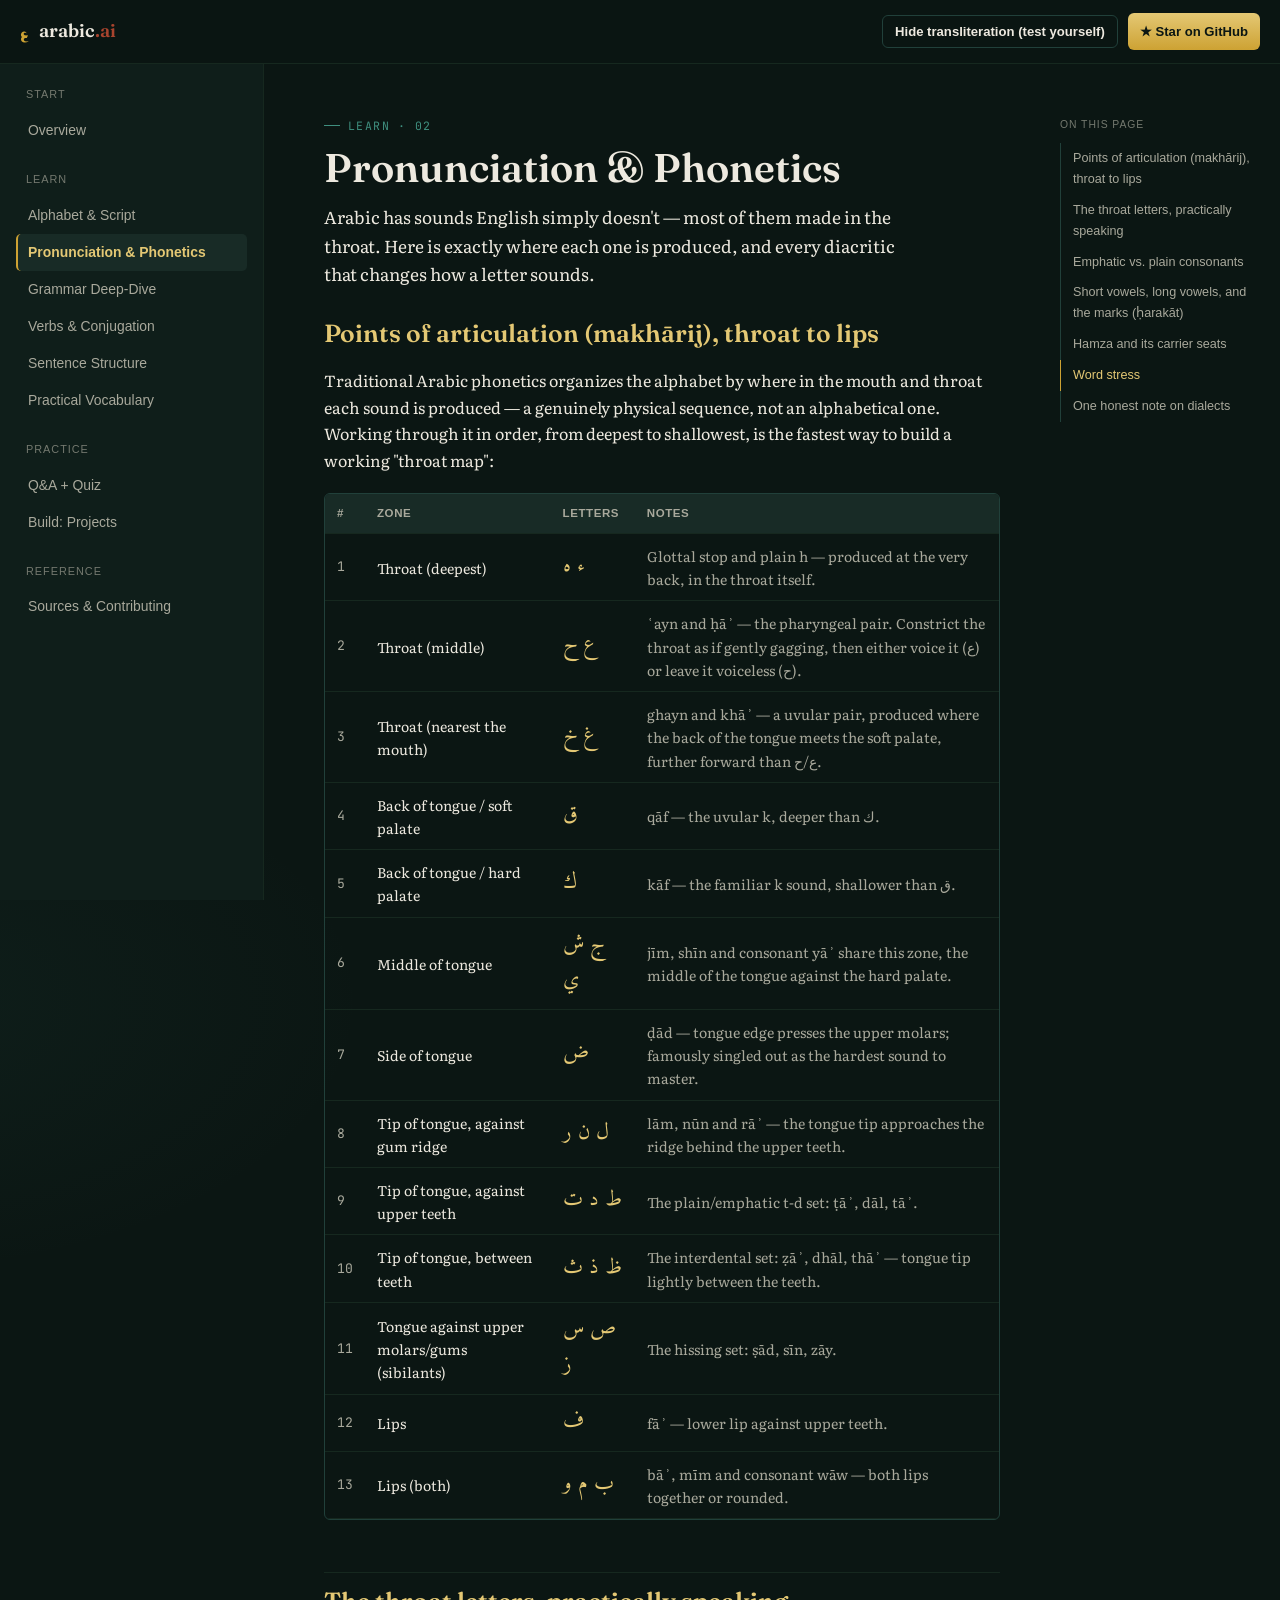
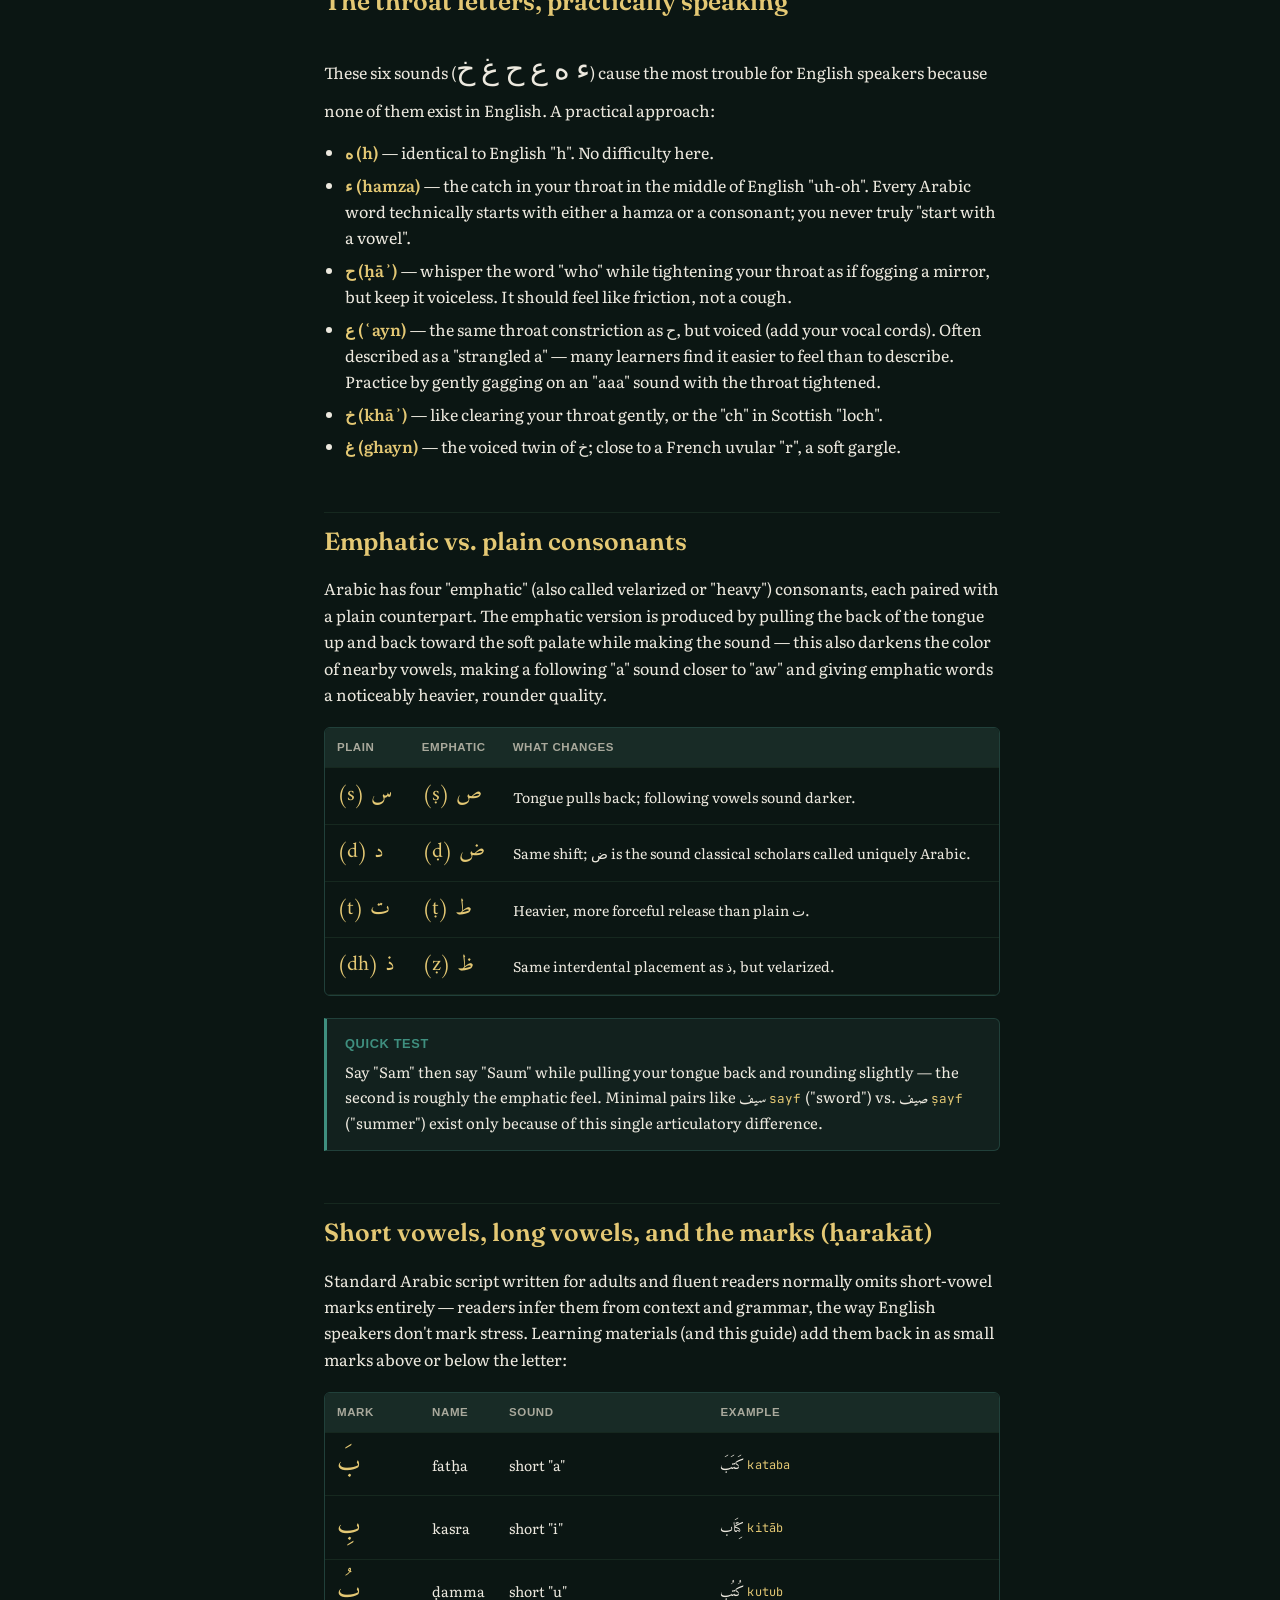
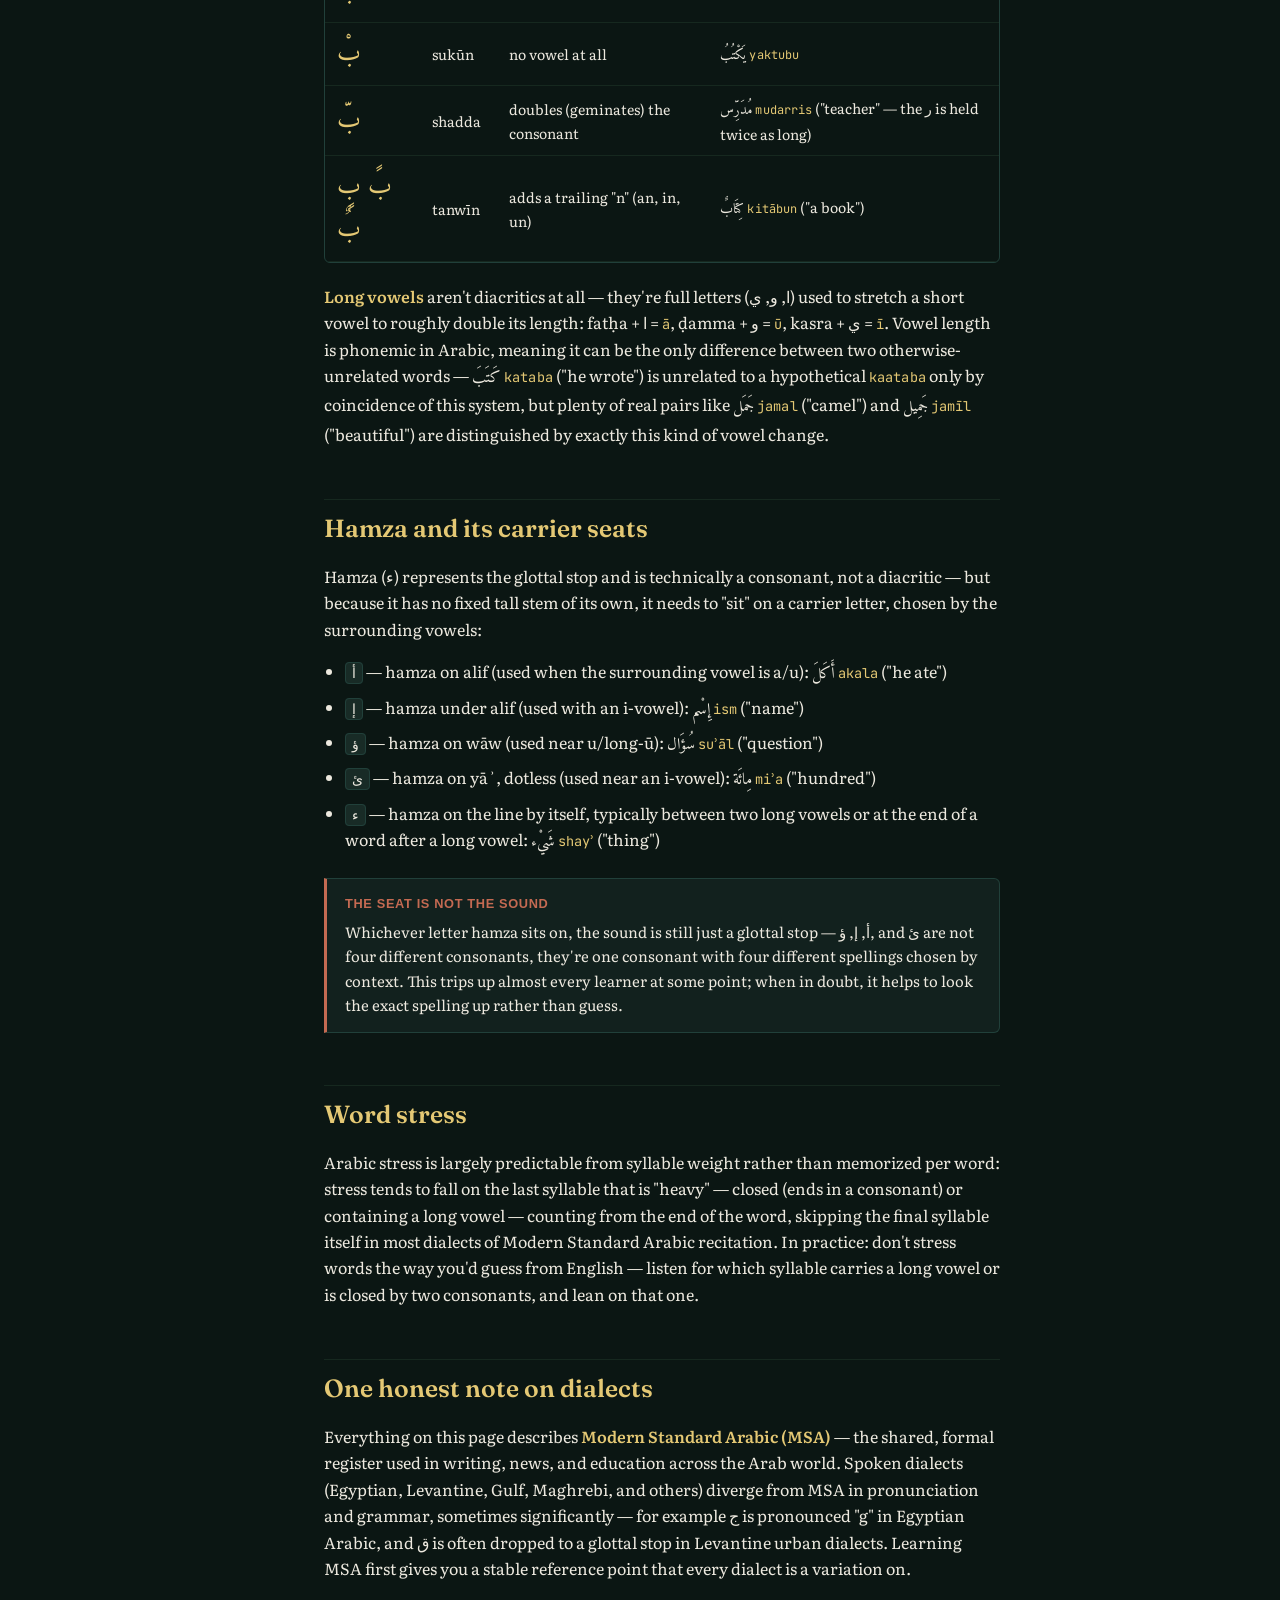
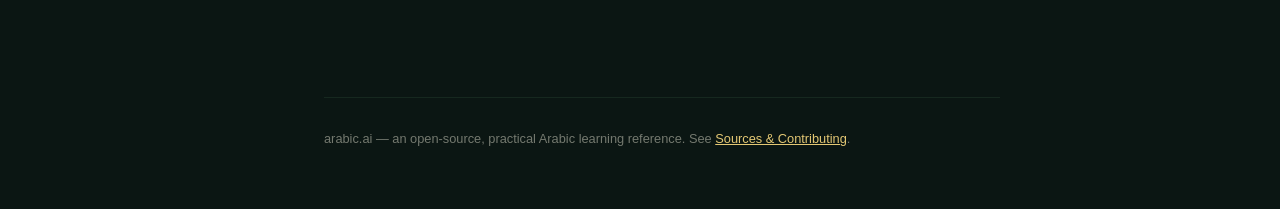
<file: phonetics.html>
<!DOCTYPE html>
<html lang="en">
<head>
<meta charset="UTF-8">
<meta name="viewport" content="width=device-width, initial-scale=1.0">
<title>Pronunciation & Phonetics — arabic.ai</title>
<meta name="description" content="Where every Arabic sound is physically produced, emphatic vs plain consonants, short and long vowels, sukūn, shadda, tanwīn, and hamza rules.">
<link rel="stylesheet" href="css/style.css">
</head>
<body>

<header class="topbar">
  <div class="flex items-center gap-3">
    <button class="menu-toggle btn btn-ghost" aria-label="Toggle navigation">☰</button>
    <a href="index.html" class="brand"><span class="brand-ar">ع</span><span>arabic<span class="brand-dot">.ai</span></span></a>
  </div>
  <div class="topbar-actions">
    <button id="translit-toggle" class="btn btn-ghost"></button>
    <a class="btn btn-gold" href="https://github.com/joemrnice/arabic.ai" target="_blank" rel="noopener">★ Star on GitHub</a>
  </div>
</header>

<div class="shell">
  <nav class="sidebar">
    <div class="sidebar-group"><div class="sidebar-label">Start</div><a href="index.html">Overview</a></div>
    <div class="sidebar-group">
      <div class="sidebar-label">Learn</div>
      <a href="alphabet.html">Alphabet &amp; Script</a>
      <a href="phonetics.html">Pronunciation &amp; Phonetics</a>
      <a href="grammar.html">Grammar Deep-Dive</a>
      <a href="verbs.html">Verbs &amp; Conjugation</a>
      <a href="sentences.html">Sentence Structure</a>
      <a href="vocabulary.html">Practical Vocabulary</a>
    </div>
    <div class="sidebar-group"><div class="sidebar-label">Practice</div><a href="practice.html">Q&amp;A + Quiz</a><a href="projects.html">Build: Projects</a></div>
    <div class="sidebar-group"><div class="sidebar-label">Reference</div><a href="resources.html">Sources &amp; Contributing</a></div>
  </nav>

  <div class="content-wrap with-toc">
    <div class="col">
    <main class="page" id="main">

      <div class="eyebrow">Learn · 02</div>
      <h1 class="page-title">Pronunciation &amp; Phonetics</h1>
      <p class="page-dek">Arabic has sounds English simply doesn't — most of them made in the throat. Here is exactly where each one is produced, and every diacritic that changes how a letter sounds.</p>

      <h2 id="makharij">Points of articulation (makhārij), throat to lips</h2>
      <p>
        Traditional Arabic phonetics organizes the alphabet by where in the mouth and throat each sound is
        produced — a genuinely physical sequence, not an alphabetical one. Working through it in order, from
        deepest to shallowest, is the fastest way to build a working "throat map":
      </p>
      <div class="table-wrap">
        <table id="makharij-table">
          <thead><tr><th>#</th><th>Zone</th><th>Letters</th><th>Notes</th></tr></thead>
          <tbody id="makharij-tbody"></tbody>
        </table>
      </div>

      <h2 id="throat-letters">The throat letters, practically speaking</h2>
      <p>These six sounds (<span class="ar-lg">ء ه ع ح غ خ</span>) cause the most trouble for English speakers because none of them exist in English. A practical approach:</p>
      <ul>
        <li><strong>ه (h)</strong> — identical to English "h". No difficulty here.</li>
        <li><strong>ء (hamza)</strong> — the catch in your throat in the middle of English "uh-oh". Every Arabic word technically starts with either a hamza or a consonant; you never truly "start with a vowel".</li>
        <li><strong>ح (ḥāʾ)</strong> — whisper the word "who" while tightening your throat as if fogging a mirror, but keep it voiceless. It should feel like friction, not a cough.</li>
        <li><strong>ع (ʿayn)</strong> — the same throat constriction as ح, but voiced (add your vocal cords). Often described as a "strangled a" — many learners find it easier to feel than to describe. Practice by gently gagging on an "aaa" sound with the throat tightened.</li>
        <li><strong>خ (khāʾ)</strong> — like clearing your throat gently, or the "ch" in Scottish "loch".</li>
        <li><strong>غ (ghayn)</strong> — the voiced twin of خ; close to a French uvular "r", a soft gargle.</li>
      </ul>

      <h2 id="emphatics">Emphatic vs. plain consonants</h2>
      <p>
        Arabic has four "emphatic" (also called velarized or "heavy") consonants, each paired with a plain
        counterpart. The emphatic version is produced by pulling the back of the tongue up and back toward the
        soft palate while making the sound — this also darkens the color of nearby vowels, making a following
        "a" sound closer to "aw" and giving emphatic words a noticeably heavier, rounder quality.
      </p>
      <div class="table-wrap">
        <table>
          <thead><tr><th>Plain</th><th>Emphatic</th><th>What changes</th></tr></thead>
          <tbody>
            <tr><td class="ar-cell">س (s)</td><td class="ar-cell">ص (ṣ)</td><td>Tongue pulls back; following vowels sound darker.</td></tr>
            <tr><td class="ar-cell">د (d)</td><td class="ar-cell">ض (ḍ)</td><td>Same shift; ض is the sound classical scholars called uniquely Arabic.</td></tr>
            <tr><td class="ar-cell">ت (t)</td><td class="ar-cell">ط (ṭ)</td><td>Heavier, more forceful release than plain ت.</td></tr>
            <tr><td class="ar-cell">ذ (dh)</td><td class="ar-cell">ظ (ẓ)</td><td>Same interdental placement as ذ, but velarized.</td></tr>
          </tbody>
        </table>
      </div>
      <div class="note">
        <div class="note-title">Quick test</div>
        Say "Sam" then say "Saum" while pulling your tongue back and rounding slightly — the second is roughly
        the emphatic feel. Minimal pairs like <span class="ar">سيف</span> <span class="translit">sayf</span>
        ("sword") vs. <span class="ar">صيف</span> <span class="translit">ṣayf</span> ("summer") exist only
        because of this single articulatory difference.
      </div>

      <h2 id="vowels">Short vowels, long vowels, and the marks (ḥarakāt)</h2>
      <p>
        Standard Arabic script written for adults and fluent readers normally omits short-vowel marks
        entirely — readers infer them from context and grammar, the way English speakers don't mark stress.
        Learning materials (and this guide) add them back in as small marks above or below the letter:
      </p>
      <div class="table-wrap">
        <table>
          <thead><tr><th>Mark</th><th>Name</th><th>Sound</th><th>Example</th></tr></thead>
          <tbody>
            <tr><td class="ar-cell" style="font-size:1.6rem;">بَ</td><td>fatḥa</td><td>short "a"</td><td><span class="ar">كَتَبَ</span> <span class="translit">kataba</span></td></tr>
            <tr><td class="ar-cell" style="font-size:1.6rem;">بِ</td><td>kasra</td><td>short "i"</td><td><span class="ar">كِتَاب</span> <span class="translit">kitāb</span></td></tr>
            <tr><td class="ar-cell" style="font-size:1.6rem;">بُ</td><td>ḍamma</td><td>short "u"</td><td><span class="ar">كُتُب</span> <span class="translit">kutub</span></td></tr>
            <tr><td class="ar-cell" style="font-size:1.6rem;">بْ</td><td>sukūn</td><td>no vowel at all</td><td><span class="ar">يَكْتُبُ</span> <span class="translit">yaktubu</span></td></tr>
            <tr><td class="ar-cell" style="font-size:1.6rem;">بّ</td><td>shadda</td><td>doubles (geminates) the consonant</td><td><span class="ar">مُدَرِّس</span> <span class="translit">mudarris</span> ("teacher" — the ر is held twice as long)</td></tr>
            <tr><td class="ar-cell" style="font-size:1.6rem;">بً بٍ بٌ</td><td>tanwīn</td><td>adds a trailing "n" (an, in, un)</td><td><span class="ar">كِتَابٌ</span> <span class="translit">kitābun</span> ("a book")</td></tr>
          </tbody>
        </table>
      </div>
      <p>
        <strong>Long vowels</strong> aren't diacritics at all — they're full letters (ا, و, ي) used to stretch
        a short vowel to roughly double its length: fatḥa + ا = <span class="translit">ā</span>, ḍamma + و =
        <span class="translit">ū</span>, kasra + ي = <span class="translit">ī</span>. Vowel length is
        phonemic in Arabic, meaning it can be the only difference between two otherwise-unrelated words —
        <span class="ar">كَتَبَ</span> <span class="translit">kataba</span> ("he wrote") is unrelated to a
        hypothetical <span class="translit">kaataba</span> only by coincidence of this system, but plenty of
        real pairs like <span class="ar">جَمَل</span> <span class="translit">jamal</span> ("camel") and
        <span class="ar">جَمِيل</span> <span class="translit">jamīl</span> ("beautiful") are distinguished by
        exactly this kind of vowel change.
      </p>

      <h2 id="hamza" data-anchor="hamza">Hamza and its carrier seats</h2>
      <p>
        Hamza (ء) represents the glottal stop and is technically a consonant, not a diacritic — but because it
        has no fixed tall stem of its own, it needs to "sit" on a carrier letter, chosen by the surrounding
        vowels:
      </p>
      <ul>
        <li><span class="tok">أ</span> — hamza on alif (used when the surrounding vowel is a/u): <span class="ar">أَكَلَ</span> <span class="translit">akala</span> ("he ate")</li>
        <li><span class="tok">إ</span> — hamza under alif (used with an i-vowel): <span class="ar">إِسْم</span> <span class="translit">ism</span> ("name")</li>
        <li><span class="tok">ؤ</span> — hamza on wāw (used near u/long-ū): <span class="ar">سُؤَال</span> <span class="translit">suʾāl</span> ("question")</li>
        <li><span class="tok">ئ</span> — hamza on yāʾ, dotless (used near an i-vowel): <span class="ar">مِائَة</span> <span class="translit">miʾa</span> ("hundred")</li>
        <li><span class="tok">ء</span> — hamza on the line by itself, typically between two long vowels or at the end of a word after a long vowel: <span class="ar">شَيْء</span> <span class="translit">shayʾ</span> ("thing")</li>
      </ul>
      <div class="note brick">
        <div class="note-title">The seat is not the sound</div>
        Whichever letter hamza sits on, the sound is still just a glottal stop — أ, إ, ؤ, and ئ are not four
        different consonants, they're one consonant with four different spellings chosen by context. This
        trips up almost every learner at some point; when in doubt, it helps to look the exact spelling up
        rather than guess.
      </div>

      <h2 id="stress">Word stress</h2>
      <p>
        Arabic stress is largely predictable from syllable weight rather than memorized per word: stress
        tends to fall on the last syllable that is "heavy" — closed (ends in a consonant) or containing a long
        vowel — counting from the end of the word, skipping the final syllable itself in most dialects of
        Modern Standard Arabic recitation. In practice: don't stress words the way you'd guess from English
        — listen for which syllable carries a long vowel or is closed by two consonants, and lean on that one.
      </p>

      <h2 id="dialect-note">One honest note on dialects</h2>
      <p>
        Everything on this page describes <strong>Modern Standard Arabic (MSA)</strong> — the shared,
        formal register used in writing, news, and education across the Arab world. Spoken dialects (Egyptian,
        Levantine, Gulf, Maghrebi, and others) diverge from MSA in pronunciation and grammar, sometimes
        significantly — for example ج is pronounced "g" in Egyptian Arabic, and ق is often dropped to a glottal
        stop in Levantine urban dialects. Learning MSA first gives you a stable reference point that every
        dialect is a variation on.
      </p>

    </main>
    <footer class="site-footer" style="margin:0 32px;">
      arabic.ai — an open-source, practical Arabic learning reference. See <a href="resources.html" style="color:var(--gold-soft);">Sources &amp; Contributing</a>.
    </footer>
    </div>
  </div>

  <aside class="toc"><div class="toc-inner"><div class="toc-label">On this page</div><div class="toc-list"></div></div></aside>
</div>

<script src="js/data.js"></script>
<script src="js/main.js"></script>
<script>
  (function(){
    const tbody = document.getElementById("makharij-tbody");
    MAKHARIJ.forEach((row, i) => {
      const tr = document.createElement("tr");
      tr.innerHTML = `<td class="translit-cell">${i+1}</td><td>${row.zone}</td><td class="ar-cell">${row.letters.join(" ")}</td><td class="muted">${row.note}</td>`;
      tbody.appendChild(tr);
    });
  })();
</script>
</body>
</html>
</file>
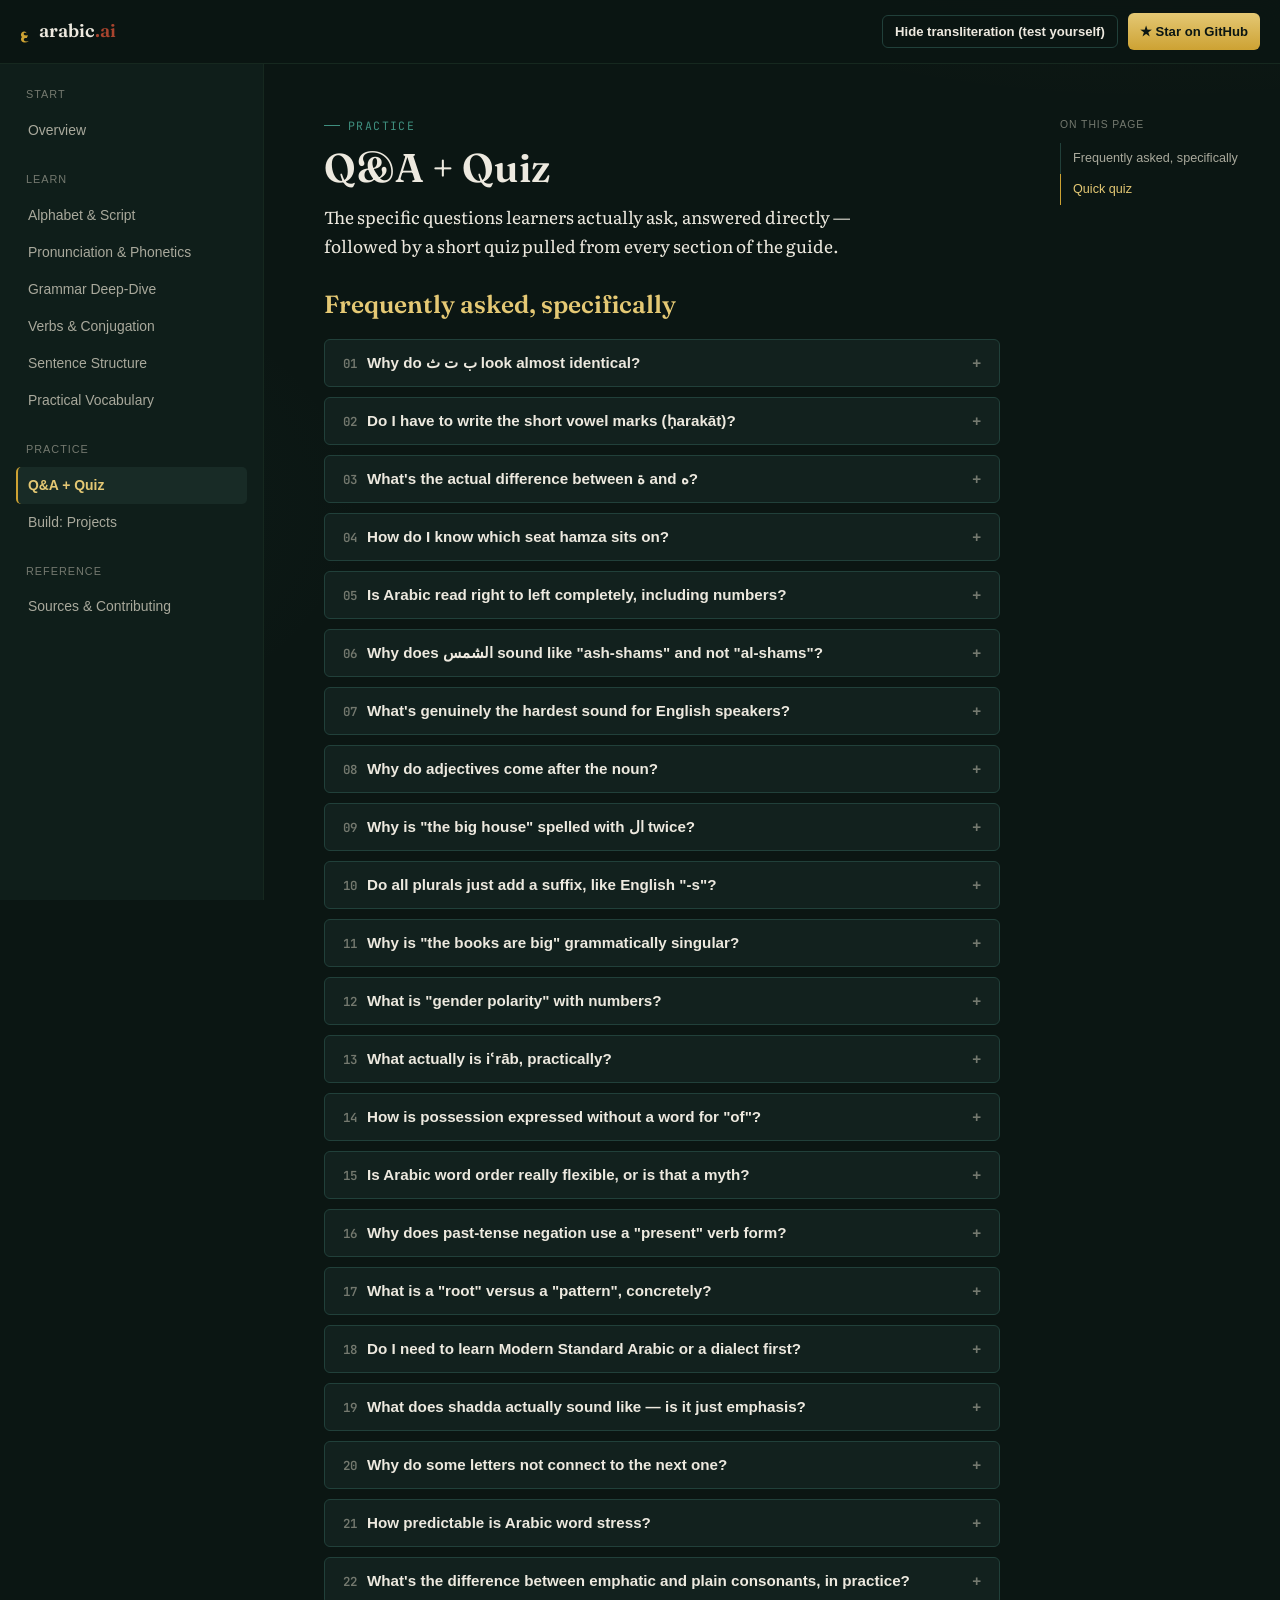
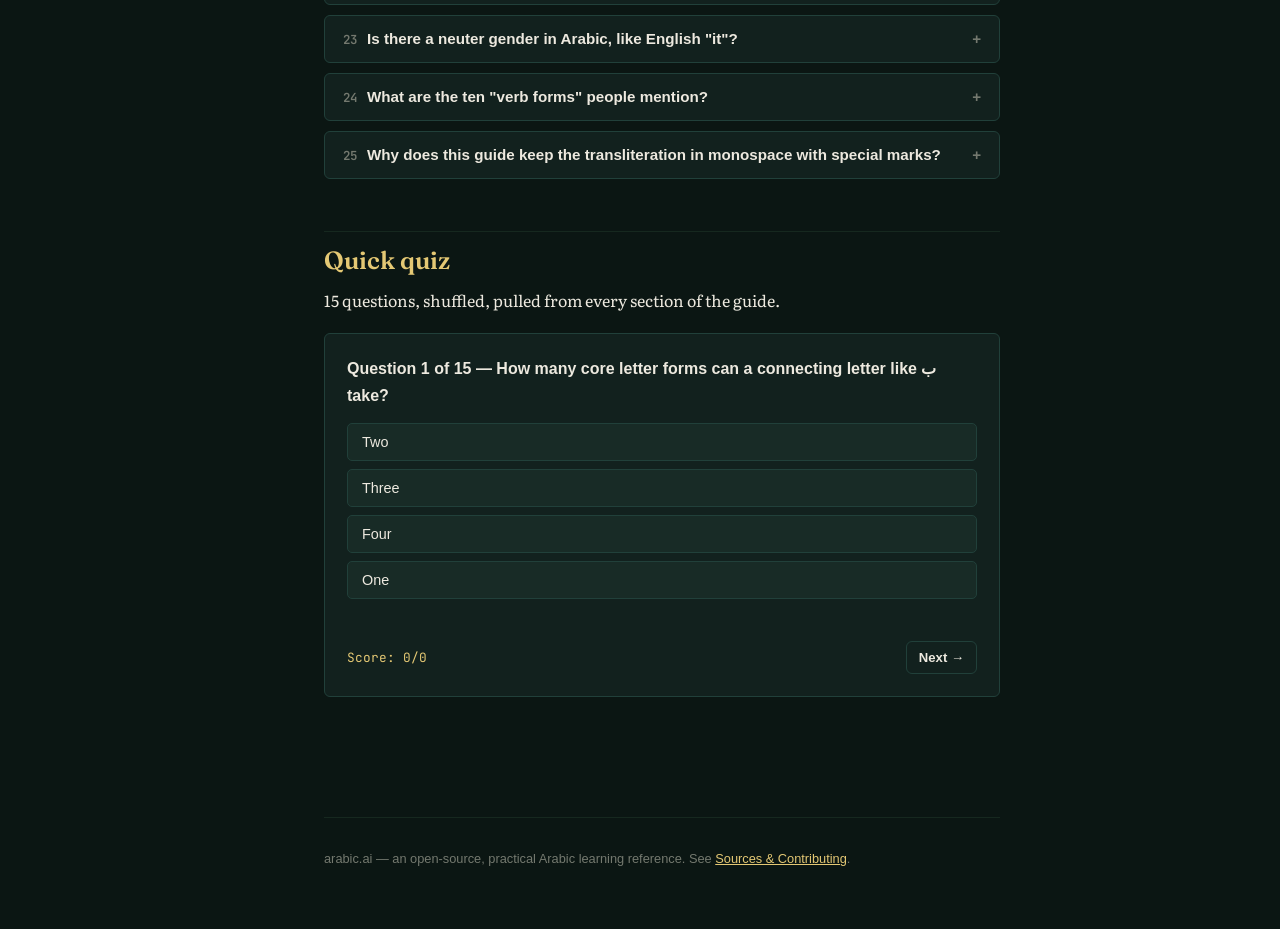
<file: practice.html>
<!DOCTYPE html>
<html lang="en">
<head>
<meta charset="UTF-8">
<meta name="viewport" content="width=device-width, initial-scale=1.0">
<title>Q&A + Quiz — arabic.ai</title>
<meta name="description" content="Practical Arabic learning Q&A covering the small details learners actually get stuck on, plus an interactive quiz.">
<link rel="stylesheet" href="css/style.css">
</head>
<body>

<header class="topbar">
  <div class="flex items-center gap-3">
    <button class="menu-toggle btn btn-ghost" aria-label="Toggle navigation">☰</button>
    <a href="index.html" class="brand"><span class="brand-ar">ع</span><span>arabic<span class="brand-dot">.ai</span></span></a>
  </div>
  <div class="topbar-actions">
    <button id="translit-toggle" class="btn btn-ghost"></button>
    <a class="btn btn-gold" href="https://github.com/joemrnice/arabic.ai" target="_blank" rel="noopener">★ Star on GitHub</a>
  </div>
</header>

<div class="shell">
  <nav class="sidebar">
    <div class="sidebar-group"><div class="sidebar-label">Start</div><a href="index.html">Overview</a></div>
    <div class="sidebar-group">
      <div class="sidebar-label">Learn</div>
      <a href="alphabet.html">Alphabet &amp; Script</a>
      <a href="phonetics.html">Pronunciation &amp; Phonetics</a>
      <a href="grammar.html">Grammar Deep-Dive</a>
      <a href="verbs.html">Verbs &amp; Conjugation</a>
      <a href="sentences.html">Sentence Structure</a>
      <a href="vocabulary.html">Practical Vocabulary</a>
    </div>
    <div class="sidebar-group"><div class="sidebar-label">Practice</div><a href="practice.html">Q&amp;A + Quiz</a><a href="projects.html">Build: Projects</a></div>
    <div class="sidebar-group"><div class="sidebar-label">Reference</div><a href="resources.html">Sources &amp; Contributing</a></div>
  </nav>

  <div class="content-wrap with-toc">
    <div class="col">
    <main class="page" id="main">

      <div class="eyebrow">Practice</div>
      <h1 class="page-title">Q&amp;A + Quiz</h1>
      <p class="page-dek">The specific questions learners actually ask, answered directly — followed by a short quiz pulled from every section of the guide.</p>

      <h2 id="faq">Frequently asked, specifically</h2>
      <div id="faq-list">

        <div class="faq-item">
          <button class="faq-q" aria-expanded="false"><span><span class="qnum">01</span>Why do ب ت ث look almost identical?</span><span class="chev">+</span></button>
          <div class="faq-a"><div class="faq-a-inner">They share the exact same base skeleton — only the dots differ (one below for ب, two above for ت, three above for ث). Arabic reuses letter skeletons across families this way; see the <a href="alphabet.html#dots" style="color:var(--gold-soft);">full dot breakdown</a>.</div></div>
        </div>

        <div class="faq-item">
          <button class="faq-q" aria-expanded="false"><span><span class="qnum">02</span>Do I have to write the short vowel marks (ḥarakāt)?</span><span class="chev">+</span></button>
          <div class="faq-a"><div class="faq-a-inner">Not in normal adult writing — newspapers, novels, and everyday text drop them entirely. They mainly appear in children's books, the Qurʾān, dictionaries, and language-learning material, exactly where this guide uses them: as training wheels for reading.</div></div>
        </div>

        <div class="faq-item">
          <button class="faq-q" aria-expanded="false"><span><span class="qnum">03</span>What's the actual difference between ة and ه?</span><span class="chev">+</span></button>
          <div class="faq-a"><div class="faq-a-inner">ة (tāʾ marbūṭa) only ever occurs at the end of a word and marks feminine gender; it's pronounced as a light "a" in pausal speech or "-at" before a following word in careful/connected speech. ه (hāʾ) is a full, ordinary consonant "h" that can appear anywhere in a word. They only look similar in final position — compare their <a href="alphabet.html#table" style="color:var(--gold-soft);">isolated forms</a> and you'll see ة keeps two dots.</div></div>
        </div>

        <div class="faq-item">
          <button class="faq-q" aria-expanded="false"><span><span class="qnum">04</span>How do I know which seat hamza sits on?</span><span class="chev">+</span></button>
          <div class="faq-a"><div class="faq-a-inner">Roughly: an i-vowel nearby pulls hamza onto ي (dotless, ئ); a u-vowel pulls it onto و (ؤ); an a-vowel or a word-initial position puts it on ا (أgoing up for a/u, إ going down for i). At the end of a word after a long vowel, or between two long vowels, it often sits alone on the line (ء). See the full breakdown on the <a href="phonetics.html#hamza" style="color:var(--gold-soft);">phonetics page</a> — and when genuinely unsure, look the word up rather than guess, since this is one of the few areas even native speakers occasionally disagree on.</div></div>
        </div>

        <div class="faq-item">
          <button class="faq-q" aria-expanded="false"><span><span class="qnum">05</span>Is Arabic read right to left completely, including numbers?</span><span class="chev">+</span></button>
          <div class="faq-a"><div class="faq-a-inner">Text and letters flow right to left, but multi-digit numbers are written left to right, the same direction as in English — so a phone number or a price reads in the "wrong" direction relative to the rest of the line. Your eye genuinely has to switch direction mid-sentence.</div></div>
        </div>

        <div class="faq-item">
          <button class="faq-q" aria-expanded="false"><span><span class="qnum">06</span>Why does الشمس sound like "ash-shams" and not "al-shams"?</span><span class="chev">+</span></button>
          <div class="faq-a"><div class="faq-a-inner">ش is a "sun letter". When the definite article ال is attached to a word starting with one of the 14 sun letters, the ل silently assimilates into the following consonant, doubling it instead of being pronounced itself. It's still spelled with the ل — only the pronunciation changes. Full list on the <a href="alphabet.html#sun-moon" style="color:var(--gold-soft);">alphabet page</a>.</div></div>
        </div>

        <div class="faq-item">
          <button class="faq-q" aria-expanded="false"><span><span class="qnum">07</span>What's genuinely the hardest sound for English speakers?</span><span class="chev">+</span></button>
          <div class="faq-a"><div class="faq-a-inner">Almost universally ع (ʿayn) — a voiced pharyngeal fricative with no equivalent anywhere in English. ح (its voiceless twin) and ض (the emphatic ḍād) are the usual runners-up. All three are covered with practice tips on the <a href="phonetics.html#throat-letters" style="color:var(--gold-soft);">phonetics page</a>.</div></div>
        </div>

        <div class="faq-item">
          <button class="faq-q" aria-expanded="false"><span><span class="qnum">08</span>Why do adjectives come after the noun?</span><span class="chev">+</span></button>
          <div class="faq-a"><div class="faq-a-inner">It's simply the fixed word order in Arabic — noun first, then any adjectives describing it, each one agreeing in gender, number, case, and definiteness. There's no deeper trick to it beyond memorizing the order is reversed from English.</div></div>
        </div>

        <div class="faq-item">
          <button class="faq-q" aria-expanded="false"><span><span class="qnum">09</span>Why is "the big house" spelled with ال twice?</span><span class="chev">+</span></button>
          <div class="faq-a"><div class="faq-a-inner">Because the adjective has to agree with the noun in definiteness too, not just gender and number: البيت الكبير, literally "the-house the-big". Drop the article from only the adjective and the same two words become a sentence instead of a phrase — see <a href="grammar.html#adjectives" style="color:var(--gold-soft);">adjective agreement</a>.</div></div>
        </div>

        <div class="faq-item">
          <button class="faq-q" aria-expanded="false"><span><span class="qnum">10</span>Do all plurals just add a suffix, like English "-s"?</span><span class="chev">+</span></button>
          <div class="faq-a"><div class="faq-a-inner">No — the majority of Arabic plurals are "broken", meaning the internal vowel pattern changes instead of (or as well as) adding a suffix: كتاب → كتب. Regular suffix-based "sound" plurals exist too, but broken plurals are the norm, not the exception. See <a href="grammar.html#number" style="color:var(--gold-soft);">number</a>.</div></div>
        </div>

        <div class="faq-item">
          <button class="faq-q" aria-expanded="false"><span><span class="qnum">11</span>Why is "the books are big" grammatically singular?</span><span class="chev">+</span></button>
          <div class="faq-a"><div class="faq-a-inner">Because non-human plurals take feminine-singular agreement regardless of how many items there are — a rule with no real English analogue. الكتب كبيرة uses the singular feminine adjective كبيرة, not a plural form. Covered in the <a href="grammar.html#number" style="color:var(--gold-soft);">grammar page's number section</a>.</div></div>
        </div>

        <div class="faq-item">
          <button class="faq-q" aria-expanded="false"><span><span class="qnum">12</span>What is "gender polarity" with numbers?</span><span class="chev">+</span></button>
          <div class="faq-a"><div class="faq-a-inner">For numbers 3–10, the number's grammatical gender flips relative to the noun it counts: counting masculine nouns uses the feminine-looking form of the number (ending in ة), and counting feminine nouns uses the masculine-looking form. It looks backwards because, relative to every other agreement rule in Arabic, it is. See <a href="vocabulary.html#numbers" style="color:var(--gold-soft);">numbers</a>.</div></div>
        </div>

        <div class="faq-item">
          <button class="faq-q" aria-expanded="false"><span><span class="qnum">13</span>What actually is iʿrāb, practically?</span><span class="chev">+</span></button>
          <div class="faq-a"><div class="faq-a-inner">A short vowel (or tanwīn) added to the end of a noun or verb marking its grammatical role — subject, object, possessor, and so on. It's mostly silent in casual conversation but pronounced in formal reading, news broadcasting, and Qurʾānic recitation. See the <a href="grammar.html#cases" style="color:var(--gold-soft);">case system</a>.</div></div>
        </div>

        <div class="faq-item">
          <button class="faq-q" aria-expanded="false"><span><span class="qnum">14</span>How is possession expressed without a word for "of"?</span><span class="chev">+</span></button>
          <div class="faq-a"><div class="faq-a-inner">Through iḍāfa: two nouns placed directly next to each other, with the possessed noun first (losing its own ال/tanwīn) and the possessor second in the genitive case. بيت الرجل, literally "house-of the-man". See <a href="grammar.html#idafa" style="color:var(--gold-soft);">iḍāfa</a>.</div></div>
        </div>

        <div class="faq-item">
          <button class="faq-q" aria-expanded="false"><span><span class="qnum">15</span>Is Arabic word order really flexible, or is that a myth?</span><span class="chev">+</span></button>
          <div class="faq-a"><div class="faq-a-inner">It's real but bounded: the formal default for verbal sentences is Verb–Subject–Object, SVO is also common and fully grammatical, and elements can be fronted for emphasis — but adjectives always follow their noun and the possessor in iḍāfa always comes second. See <a href="sentences.html#word-order-flex" style="color:var(--gold-soft);">word order</a>.</div></div>
        </div>

        <div class="faq-item">
          <button class="faq-q" aria-expanded="false"><span><span class="qnum">16</span>Why does past-tense negation use a "present" verb form?</span><span class="chev">+</span></button>
          <div class="faq-a"><div class="faq-a-inner">لَمْ negates the past by pairing with the present-tense verb put into the jussive mood (لَمْ أَكْتُبْ, "I did not write") — a genuine historical quirk of the grammar, not an error. See <a href="verbs.html#negation" style="color:var(--gold-soft);">negating verbs</a>.</div></div>
        </div>

        <div class="faq-item">
          <button class="faq-q" aria-expanded="false"><span><span class="qnum">17</span>What is a "root" versus a "pattern", concretely?</span><span class="chev">+</span></button>
          <div class="faq-a"><div class="faq-a-inner">The root is a set of (usually three) consonants carrying a core, abstract meaning — ك ت ب relates to writing. The pattern is the scaffold of vowels, prefixes, and doubled letters wrapped around that root to produce a specific word: kataba (he wrote), kitāb (book), maktab (office), kātib (writer) are the same root in four different patterns. See <a href="index.html#every-dot" style="color:var(--gold-soft);">the home page</a> and <a href="verbs.html#root-pattern" style="color:var(--gold-soft);">verb forms</a>.</div></div>
        </div>

        <div class="faq-item">
          <button class="faq-q" aria-expanded="false"><span><span class="qnum">18</span>Do I need to learn Modern Standard Arabic or a dialect first?</span><span class="chev">+</span></button>
          <div class="faq-a"><div class="faq-a-inner">This guide teaches MSA, the shared formal register understood across every Arabic-speaking country and used in writing, news, and education. It's the most useful starting point precisely because every regional dialect is a variation on it — once MSA is solid, picking up a dialect for a specific country is much faster than the reverse.</div></div>
        </div>

        <div class="faq-item">
          <button class="faq-q" aria-expanded="false"><span><span class="qnum">19</span>What does shadda actually sound like — is it just emphasis?</span><span class="chev">+</span></button>
          <div class="faq-a"><div class="faq-a-inner">It's not stress or emphasis — it's a genuinely doubled consonant, held for roughly twice the normal duration, the way Italian doubles consonants in words like "pizza". مُدَرِّس (mudarris, "teacher") has an audibly longer ر than a single-ر word would. See <a href="phonetics.html#vowels" style="color:var(--gold-soft);">vowels &amp; marks</a>.</div></div>
        </div>

        <div class="faq-item">
          <button class="faq-q" aria-expanded="false"><span><span class="qnum">20</span>Why do some letters not connect to the next one?</span><span class="chev">+</span></button>
          <div class="faq-a"><div class="faq-a-inner">Six letters — ا د ذ ر ز و — historically never developed a connecting stroke on their left side, so whatever comes after them starts a fresh, unconnected shape even mid-word. It's a fixed, memorizable list rather than a rule you can derive. See <a href="alphabet.html#letter-forms" style="color:var(--gold-soft);">letter forms</a>.</div></div>
        </div>

        <div class="faq-item">
          <button class="faq-q" aria-expanded="false"><span><span class="qnum">21</span>How predictable is Arabic word stress?</span><span class="chev">+</span></button>
          <div class="faq-a"><div class="faq-a-inner">Fairly predictable from syllable weight — stress tends to land on the last "heavy" syllable (closed, or containing a long vowel) rather than being memorized per word the way English stress often has to be. See <a href="phonetics.html#stress" style="color:var(--gold-soft);">word stress</a>.</div></div>
        </div>

        <div class="faq-item">
          <button class="faq-q" aria-expanded="false"><span><span class="qnum">22</span>What's the difference between emphatic and plain consonants, in practice?</span><span class="chev">+</span></button>
          <div class="faq-a"><div class="faq-a-inner">Emphatic consonants (ص ض ط ظ) pull the back of the tongue toward the soft palate, which also darkens nearby vowels — a fully separate phoneme from their plain counterparts (س د ت ذ), not just a stylistic variation. Minimal pairs like سيف/صيف exist purely because of this. See <a href="phonetics.html#emphatics" style="color:var(--gold-soft);">emphatics</a>.</div></div>
        </div>

        <div class="faq-item">
          <button class="faq-q" aria-expanded="false"><span><span class="qnum">23</span>Is there a neuter gender in Arabic, like English "it"?</span><span class="chev">+</span></button>
          <div class="faq-a"><div class="faq-a-inner">No — every noun is masculine or feminine, with no neuter category at all. Objects and abstract concepts still have to be assigned a gender, which is why gender has to be learned per-word for non-human nouns. See <a href="grammar.html#gender" style="color:var(--gold-soft);">gender</a>.</div></div>
        </div>

        <div class="faq-item">
          <button class="faq-q" aria-expanded="false"><span><span class="qnum">24</span>What are the ten "verb forms" people mention?</span><span class="chev">+</span></button>
          <div class="faq-a"><div class="faq-a-inner">A traditional numbered classification (I–X) of the derivational patterns a root can take, each shifting meaning in a predictable direction — causative, reciprocal, reflexive, and so on. Every dictionary entry lists which forms a root is attested in. Full table on the <a href="verbs.html#ten-forms" style="color:var(--gold-soft);">verbs page</a>.</div></div>
        </div>

        <div class="faq-item">
          <button class="faq-q" aria-expanded="false"><span><span class="qnum">25</span>Why does this guide keep the transliteration in monospace with special marks?</span><span class="chev">+</span></button>
          <div class="faq-a"><div class="faq-a-inner">So that one Latin character (or character-plus-mark, like ṣ or ā) always maps to exactly one Arabic sound, unlike ad-hoc transliterations that reuse "kh", "gh", or plain "h" inconsistently. Monospacing also keeps diacritical marks like macrons and underdots visually distinct from ordinary body text.</div></div>
        </div>

      </div>

      <h2 id="quiz">Quick quiz</h2>
      <p class="muted" style="margin-top:-8px;">15 questions, shuffled, pulled from every section of the guide.</p>
      <div id="quiz-root"></div>

    </main>
    <footer class="site-footer" style="margin:0 32px;">
      arabic.ai — an open-source, practical Arabic learning reference. See <a href="resources.html" style="color:var(--gold-soft);">Sources &amp; Contributing</a>.
    </footer>
    </div>
  </div>

  <aside class="toc"><div class="toc-inner"><div class="toc-label">On this page</div><div class="toc-list"></div></div></aside>
</div>

<script src="js/data.js"></script>
<script src="js/main.js"></script>
<script src="js/quiz.js"></script>
</body>
</html>
</file>
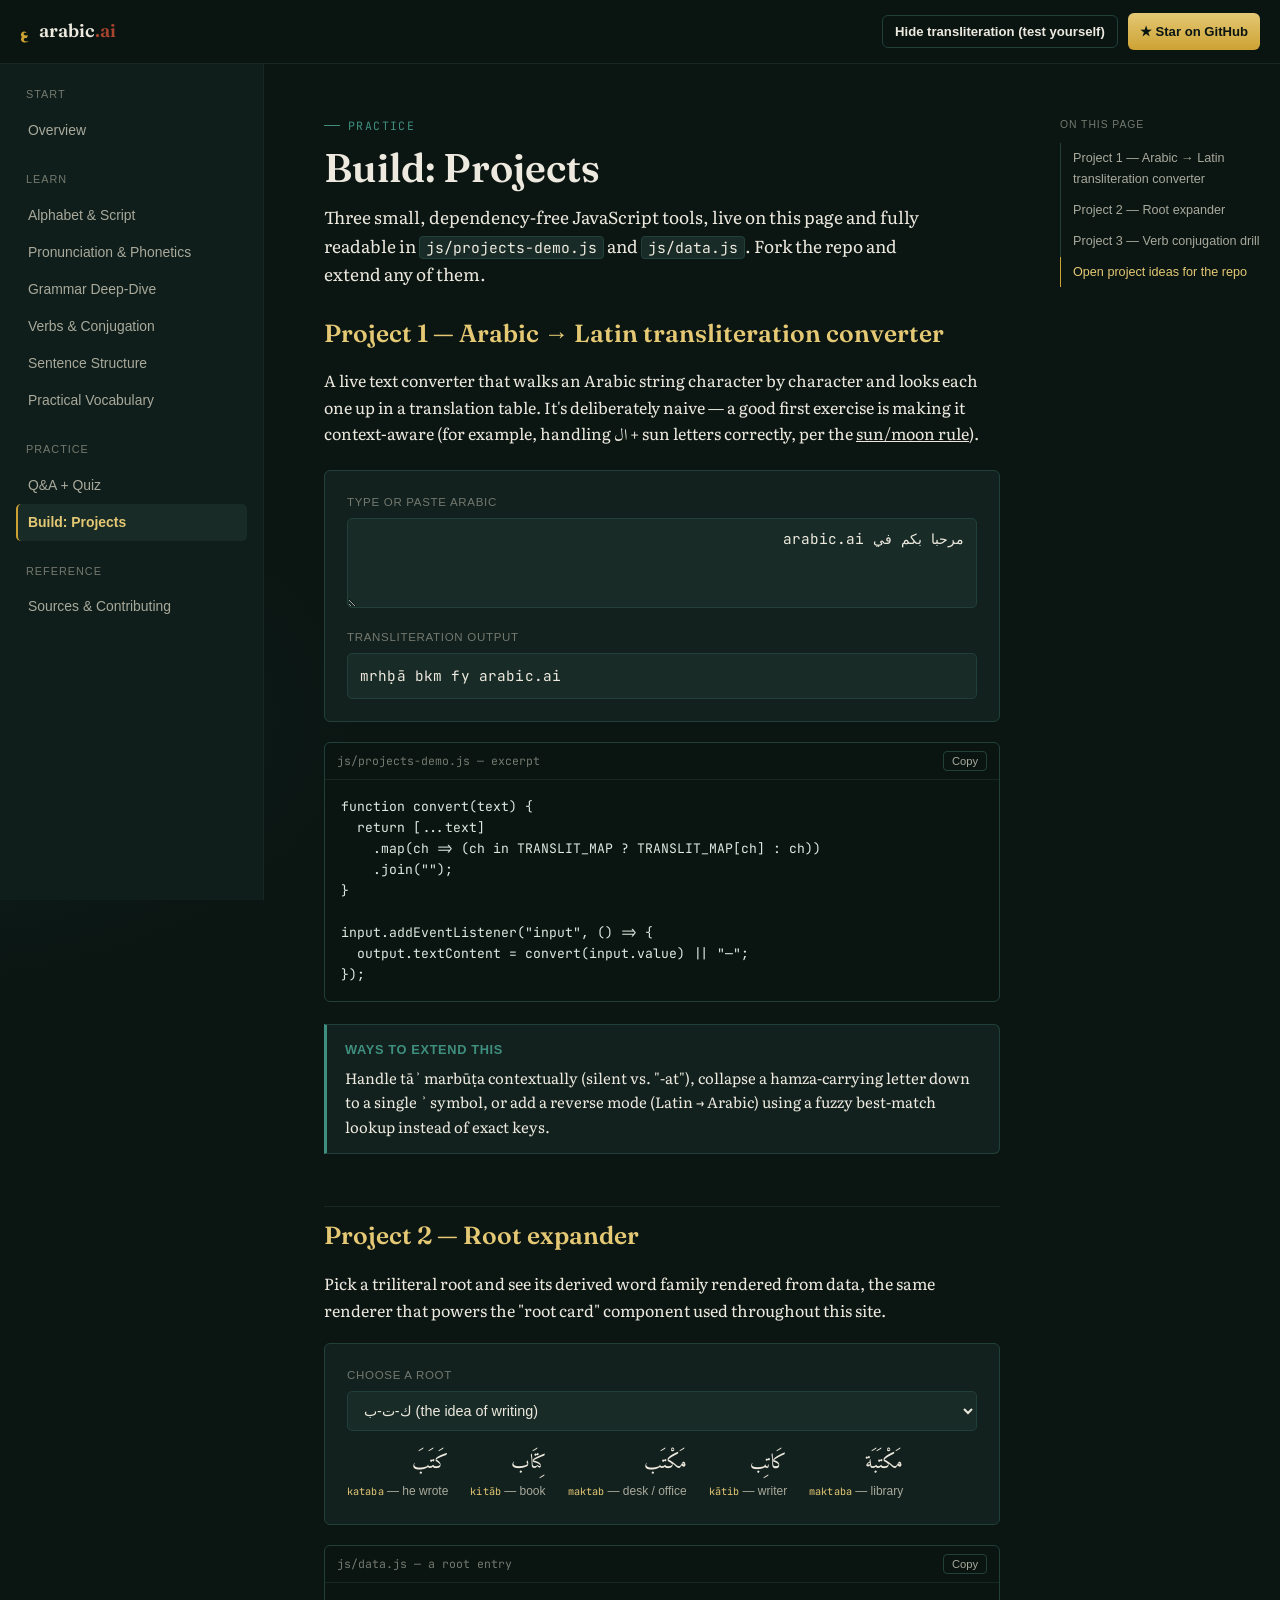
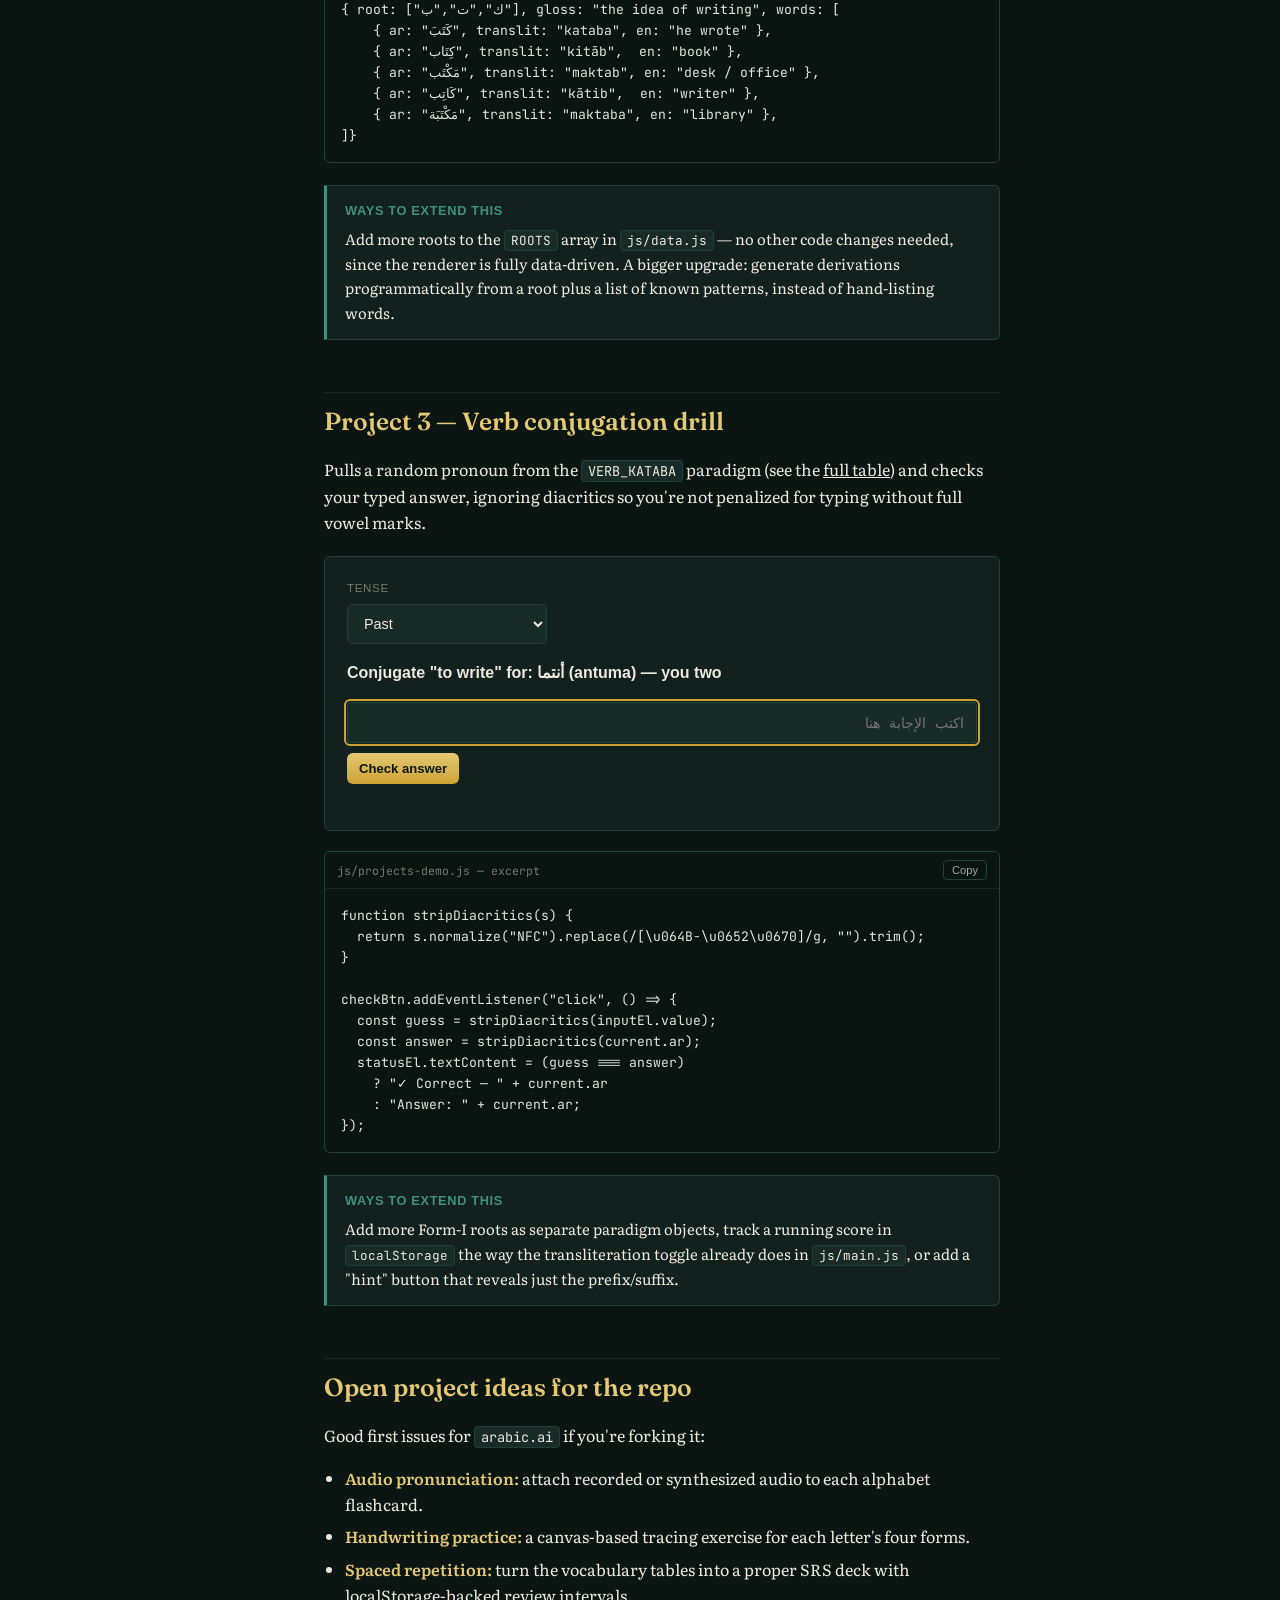
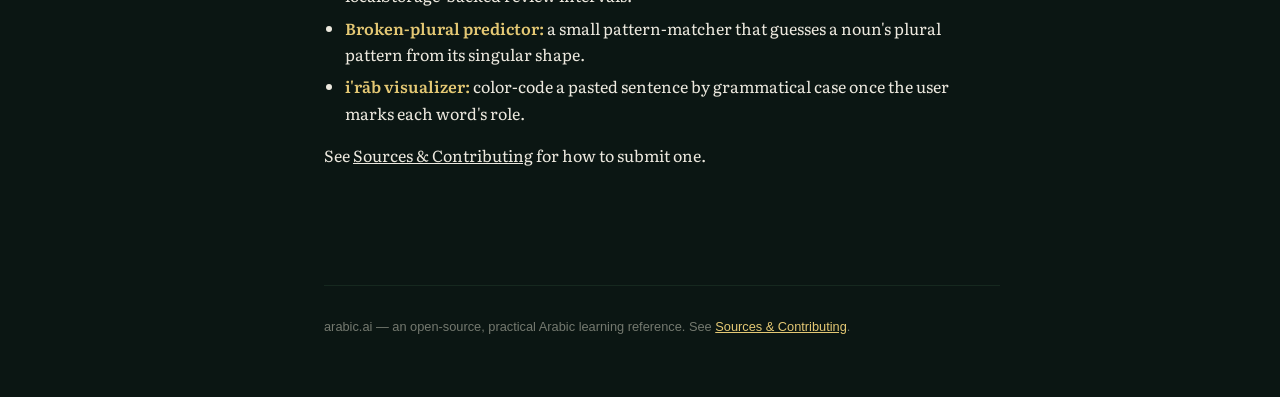
<file: projects.html>
<!DOCTYPE html>
<html lang="en">
<head>
<meta charset="UTF-8">
<meta name="viewport" content="width=device-width, initial-scale=1.0">
<title>Build: Projects — arabic.ai</title>
<meta name="description" content="Three small, readable JavaScript projects to fork: an Arabic transliteration converter, a root expander, and a verb conjugation drill.">
<link rel="stylesheet" href="css/style.css">
</head>
<body>

<header class="topbar">
  <div class="flex items-center gap-3">
    <button class="menu-toggle btn btn-ghost" aria-label="Toggle navigation">☰</button>
    <a href="index.html" class="brand"><span class="brand-ar">ع</span><span>arabic<span class="brand-dot">.ai</span></span></a>
  </div>
  <div class="topbar-actions">
    <button id="translit-toggle" class="btn btn-ghost"></button>
    <a class="btn btn-gold" href="https://github.com/joemrnice/arabic.ai" target="_blank" rel="noopener">★ Star on GitHub</a>
  </div>
</header>

<div class="shell">
  <nav class="sidebar">
    <div class="sidebar-group"><div class="sidebar-label">Start</div><a href="index.html">Overview</a></div>
    <div class="sidebar-group">
      <div class="sidebar-label">Learn</div>
      <a href="alphabet.html">Alphabet &amp; Script</a>
      <a href="phonetics.html">Pronunciation &amp; Phonetics</a>
      <a href="grammar.html">Grammar Deep-Dive</a>
      <a href="verbs.html">Verbs &amp; Conjugation</a>
      <a href="sentences.html">Sentence Structure</a>
      <a href="vocabulary.html">Practical Vocabulary</a>
    </div>
    <div class="sidebar-group"><div class="sidebar-label">Practice</div><a href="practice.html">Q&amp;A + Quiz</a><a href="projects.html">Build: Projects</a></div>
    <div class="sidebar-group"><div class="sidebar-label">Reference</div><a href="resources.html">Sources &amp; Contributing</a></div>
  </nav>

  <div class="content-wrap with-toc">
    <div class="col">
    <main class="page" id="main">

      <div class="eyebrow">Practice</div>
      <h1 class="page-title">Build: Projects</h1>
      <p class="page-dek">Three small, dependency-free JavaScript tools, live on this page and fully readable in <span class="tok">js/projects-demo.js</span> and <span class="tok">js/data.js</span>. Fork the repo and extend any of them.</p>

      <h2 id="transliterator">Project 1 — Arabic → Latin transliteration converter</h2>
      <p>
        A live text converter that walks an Arabic string character by character and looks each one up in a
        translation table. It's deliberately naive — a good first exercise is making it context-aware (for
        example, handling <span class="ar">ال</span> + sun letters correctly, per the
        <a href="alphabet.html#sun-moon">sun/moon rule</a>).
      </p>
      <div class="quiz-box">
        <label class="field-label" for="translit-input">Type or paste Arabic</label>
        <textarea id="translit-input" class="field" dir="rtl" placeholder="اكتب هنا...">مرحبا بكم في arabic.ai</textarea>
        <label class="field-label" style="margin-top:14px;">Transliteration output</label>
        <div id="translit-output" class="field translit" style="min-height:2.5em; white-space:pre-wrap;"></div>
      </div>
      <div class="code-block">
        <div class="code-block-head"><span>js/projects-demo.js — excerpt</span><button class="copy-btn">Copy</button></div>
        <pre><code>function convert(text) {
  return [...text]
    .map(ch => (ch in TRANSLIT_MAP ? TRANSLIT_MAP[ch] : ch))
    .join("");
}

input.addEventListener("input", () => {
  output.textContent = convert(input.value) || "—";
});</code></pre>
      </div>
      <div class="note">
        <div class="note-title">Ways to extend this</div>
        Handle tāʾ marbūṭa contextually (silent vs. "-at"), collapse a hamza-carrying letter down to a single
        ʾ symbol, or add a reverse mode (Latin → Arabic) using a fuzzy best-match lookup instead of exact keys.
      </div>

      <h2 id="root-expander">Project 2 — Root expander</h2>
      <p>
        Pick a triliteral root and see its derived word family rendered from data, the same renderer that
        powers the "root card" component used throughout this site.
      </p>
      <div class="quiz-box">
        <label class="field-label" for="root-select">Choose a root</label>
        <select id="root-select" class="field"></select>
        <div id="root-expander-output" class="root-derivations" style="margin-top:16px; display:flex; flex-wrap:wrap; gap:14px 22px;"></div>
      </div>
      <div class="code-block">
        <div class="code-block-head"><span>js/data.js — a root entry</span><button class="copy-btn">Copy</button></div>
        <pre><code>{ root: ["ك","ت","ب"], gloss: "the idea of writing", words: [
    { ar: "كَتَبَ", translit: "kataba", en: "he wrote" },
    { ar: "كِتَاب", translit: "kitāb",  en: "book" },
    { ar: "مَكْتَب", translit: "maktab", en: "desk / office" },
    { ar: "كَاتِب", translit: "kātib",  en: "writer" },
    { ar: "مَكْتَبَة", translit: "maktaba", en: "library" },
]}</code></pre>
      </div>
      <div class="note">
        <div class="note-title">Ways to extend this</div>
        Add more roots to the <span class="tok">ROOTS</span> array in <span class="tok">js/data.js</span> — no
        other code changes needed, since the renderer is fully data-driven. A bigger upgrade: generate
        derivations programmatically from a root plus a list of known patterns, instead of hand-listing words.
      </div>

      <h2 id="drill">Project 3 — Verb conjugation drill</h2>
      <p>
        Pulls a random pronoun from the <span class="tok">VERB_KATABA</span> paradigm (see the
        <a href="verbs.html#full-conjugation">full table</a>) and checks your typed answer, ignoring diacritics
        so you're not penalized for typing without full vowel marks.
      </p>
      <div class="quiz-box">
        <label class="field-label" for="drill-tense">Tense</label>
        <select id="drill-tense" class="field" style="max-width:200px;">
          <option value="past">Past</option>
          <option value="present">Present</option>
        </select>
        <p id="drill-prompt" class="quiz-q" style="margin-top:16px;"></p>
        <input id="drill-input" class="field ar" dir="rtl" type="text" placeholder="اكتب الإجابة هنا">
        <div class="flex gap-2" style="margin-top:10px;">
          <button id="drill-check" class="btn btn-gold">Check answer</button>
        </div>
        <div id="drill-status" class="quiz-status"></div>
      </div>
      <div class="code-block">
        <div class="code-block-head"><span>js/projects-demo.js — excerpt</span><button class="copy-btn">Copy</button></div>
        <pre><code>function stripDiacritics(s) {
  return s.normalize("NFC").replace(/[\u064B-\u0652\u0670]/g, "").trim();
}

checkBtn.addEventListener("click", () => {
  const guess = stripDiacritics(inputEl.value);
  const answer = stripDiacritics(current.ar);
  statusEl.textContent = (guess === answer)
    ? "✓ Correct — " + current.ar
    : "Answer: " + current.ar;
});</code></pre>
      </div>
      <div class="note">
        <div class="note-title">Ways to extend this</div>
        Add more Form-I roots as separate paradigm objects, track a running score in
        <span class="tok">localStorage</span> the way the transliteration toggle already does in
        <span class="tok">js/main.js</span>, or add a "hint" button that reveals just the prefix/suffix.
      </div>

      <h2 id="ideas">Open project ideas for the repo</h2>
      <p>Good first issues for <span class="tok">arabic.ai</span> if you're forking it:</p>
      <ul>
        <li><strong>Audio pronunciation:</strong> attach recorded or synthesized audio to each alphabet flashcard.</li>
        <li><strong>Handwriting practice:</strong> a canvas-based tracing exercise for each letter's four forms.</li>
        <li><strong>Spaced repetition:</strong> turn the vocabulary tables into a proper SRS deck with localStorage-backed review intervals.</li>
        <li><strong>Broken-plural predictor:</strong> a small pattern-matcher that guesses a noun's plural pattern from its singular shape.</li>
        <li><strong>i'rāb visualizer:</strong> color-code a pasted sentence by grammatical case once the user marks each word's role.</li>
      </ul>
      <p>See <a href="resources.html#contributing">Sources &amp; Contributing</a> for how to submit one.</p>

    </main>
    <footer class="site-footer" style="margin:0 32px;">
      arabic.ai — an open-source, practical Arabic learning reference. See <a href="resources.html" style="color:var(--gold-soft);">Sources &amp; Contributing</a>.
    </footer>
    </div>
  </div>

  <aside class="toc"><div class="toc-inner"><div class="toc-label">On this page</div><div class="toc-list"></div></div></aside>
</div>

<script src="js/data.js"></script>
<script src="js/main.js"></script>
<script src="js/projects-demo.js"></script>
</body>
</html>
</file>
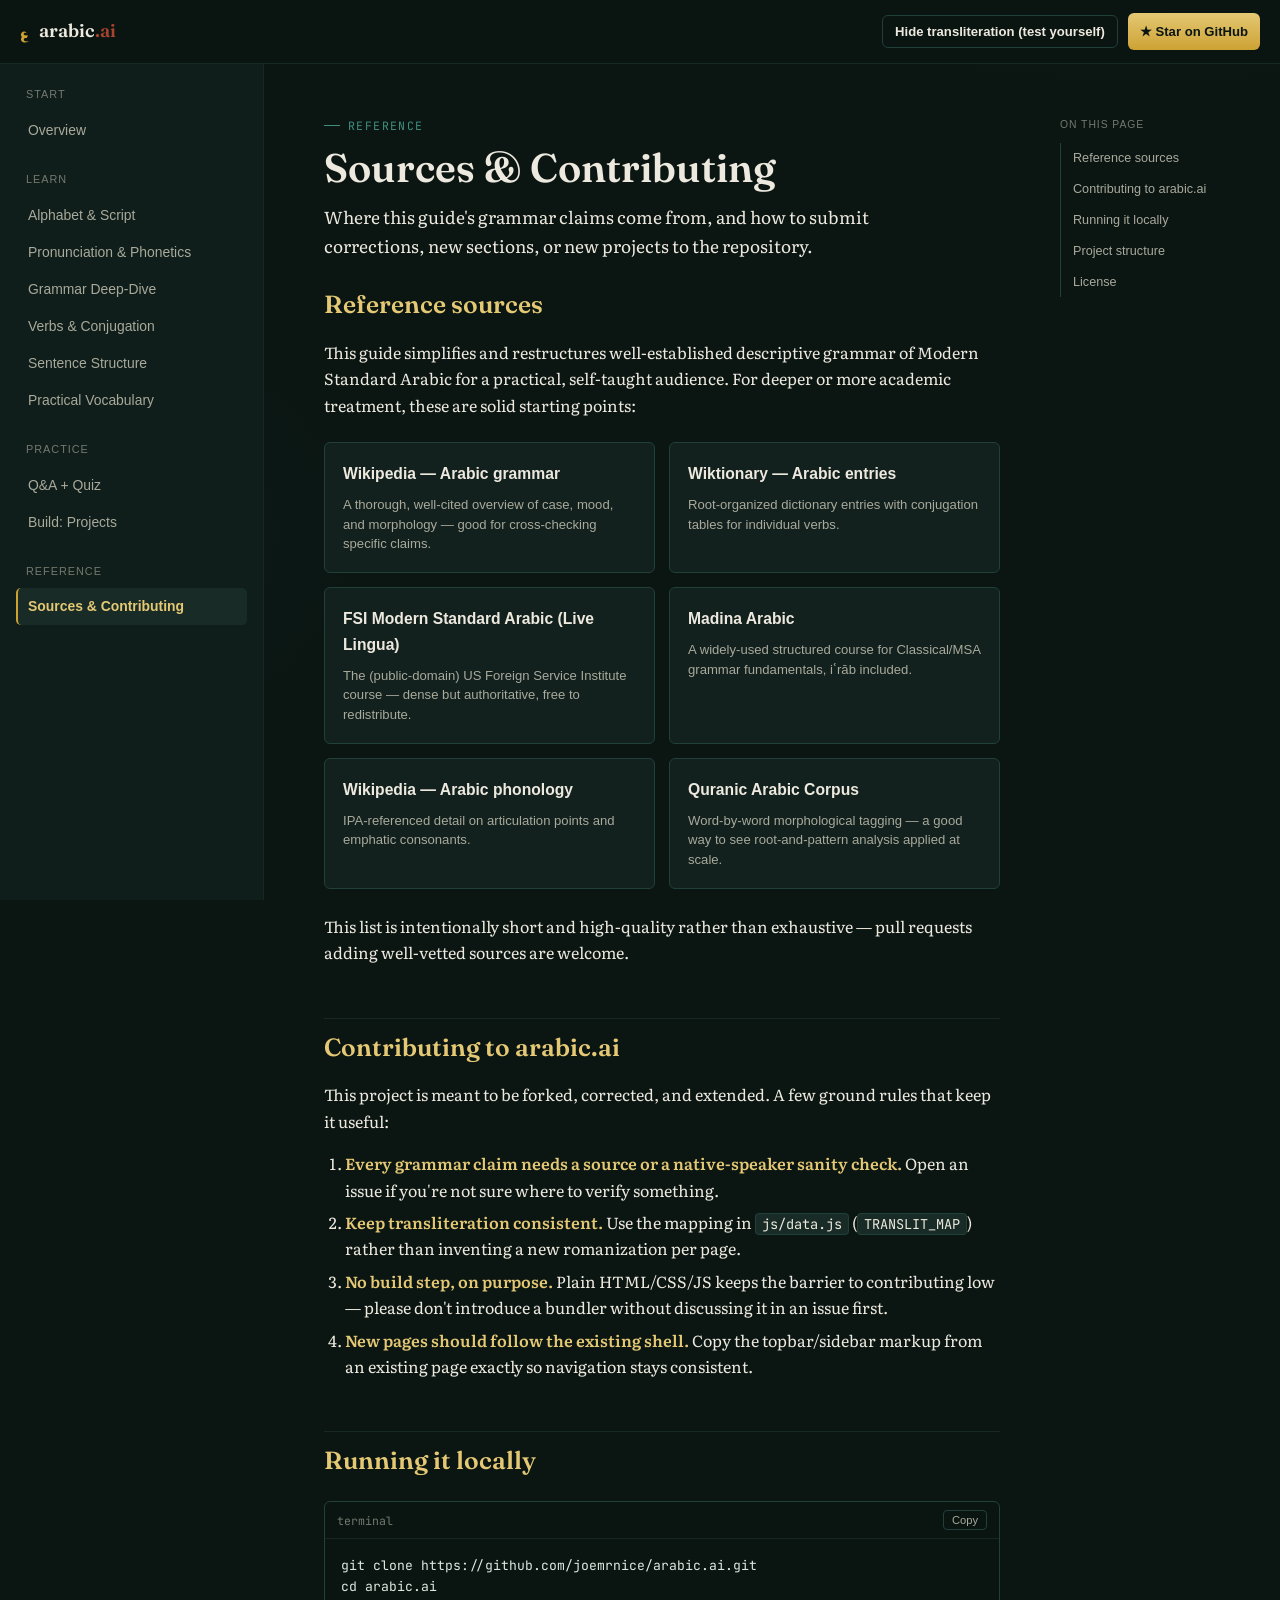
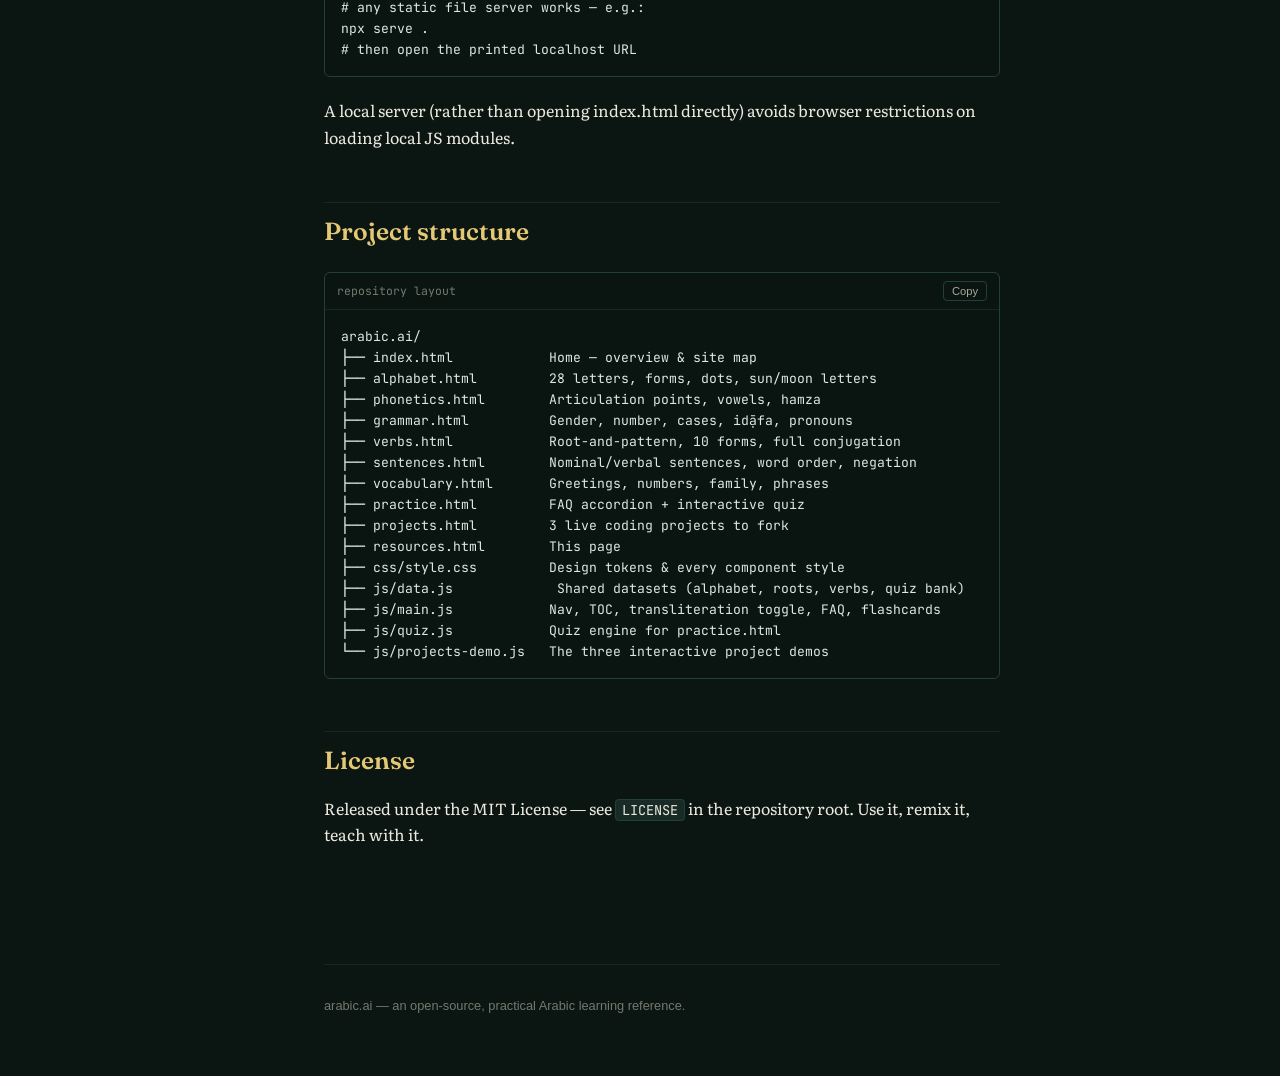
<file: resources.html>
<!DOCTYPE html>
<html lang="en">
<head>
<meta charset="UTF-8">
<meta name="viewport" content="width=device-width, initial-scale=1.0">
<title>Sources & Contributing — arabic.ai</title>
<meta name="description" content="Reference sources this guide draws on, and how to contribute to the open-source arabic.ai repository.">
<link rel="stylesheet" href="css/style.css">
</head>
<body>

<header class="topbar">
  <div class="flex items-center gap-3">
    <button class="menu-toggle btn btn-ghost" aria-label="Toggle navigation">☰</button>
    <a href="index.html" class="brand"><span class="brand-ar">ع</span><span>arabic<span class="brand-dot">.ai</span></span></a>
  </div>
  <div class="topbar-actions">
    <button id="translit-toggle" class="btn btn-ghost"></button>
    <a class="btn btn-gold" href="https://github.com/joemrnice/arabic.ai" target="_blank" rel="noopener">★ Star on GitHub</a>
  </div>
</header>

<div class="shell">
  <nav class="sidebar">
    <div class="sidebar-group"><div class="sidebar-label">Start</div><a href="index.html">Overview</a></div>
    <div class="sidebar-group">
      <div class="sidebar-label">Learn</div>
      <a href="alphabet.html">Alphabet &amp; Script</a>
      <a href="phonetics.html">Pronunciation &amp; Phonetics</a>
      <a href="grammar.html">Grammar Deep-Dive</a>
      <a href="verbs.html">Verbs &amp; Conjugation</a>
      <a href="sentences.html">Sentence Structure</a>
      <a href="vocabulary.html">Practical Vocabulary</a>
    </div>
    <div class="sidebar-group"><div class="sidebar-label">Practice</div><a href="practice.html">Q&amp;A + Quiz</a><a href="projects.html">Build: Projects</a></div>
    <div class="sidebar-group"><div class="sidebar-label">Reference</div><a href="resources.html">Sources &amp; Contributing</a></div>
  </nav>

  <div class="content-wrap with-toc">
    <div class="col">
    <main class="page" id="main">

      <div class="eyebrow">Reference</div>
      <h1 class="page-title">Sources &amp; Contributing</h1>
      <p class="page-dek">Where this guide's grammar claims come from, and how to submit corrections, new sections, or new projects to the repository.</p>

      <h2 id="sources">Reference sources</h2>
      <p>
        This guide simplifies and restructures well-established descriptive grammar of Modern Standard
        Arabic for a practical, self-taught audience. For deeper or more academic treatment, these are solid
        starting points:
      </p>
      <div class="card-grid" style="grid-template-columns:repeat(auto-fill,minmax(240px,1fr));">
        <a class="card" href="https://en.wikipedia.org/wiki/Arabic_grammar" target="_blank" rel="noopener">
          <span class="card-title">Wikipedia — Arabic grammar</span>
          <span class="card-desc">A thorough, well-cited overview of case, mood, and morphology — good for cross-checking specific claims.</span>
        </a>
        <a class="card" href="https://en.wiktionary.org/wiki/Category:Arabic_language" target="_blank" rel="noopener">
          <span class="card-title">Wiktionary — Arabic entries</span>
          <span class="card-desc">Root-organized dictionary entries with conjugation tables for individual verbs.</span>
        </a>
        <a class="card" href="https://www.livelingua.com/course/fsi/Modern_Standard_Arabic_Basic_Course" target="_blank" rel="noopener">
          <span class="card-title">FSI Modern Standard Arabic (Live Lingua)</span>
          <span class="card-desc">The (public-domain) US Foreign Service Institute course — dense but authoritative, free to redistribute.</span>
        </a>
        <a class="card" href="https://www.almadinacourses.org/" target="_blank" rel="noopener">
          <span class="card-title">Madina Arabic</span>
          <span class="card-desc">A widely-used structured course for Classical/MSA grammar fundamentals, iʿrāb included.</span>
        </a>
        <a class="card" href="https://en.wikipedia.org/wiki/Arabic_phonology" target="_blank" rel="noopener">
          <span class="card-title">Wikipedia — Arabic phonology</span>
          <span class="card-desc">IPA-referenced detail on articulation points and emphatic consonants.</span>
        </a>
        <a class="card" href="https://corpus.quran.com/" target="_blank" rel="noopener">
          <span class="card-title">Quranic Arabic Corpus</span>
          <span class="card-desc">Word-by-word morphological tagging — a good way to see root-and-pattern analysis applied at scale.</span>
        </a>
      </div>
      <p class="muted">This list is intentionally short and high-quality rather than exhaustive — pull requests adding well-vetted sources are welcome.</p>

      <h2 id="contributing" data-anchor="contributing">Contributing to arabic.ai</h2>
      <p>This project is meant to be forked, corrected, and extended. A few ground rules that keep it useful:</p>
      <ol>
        <li><strong>Every grammar claim needs a source or a native-speaker sanity check.</strong> Open an issue if you're not sure where to verify something.</li>
        <li><strong>Keep transliteration consistent.</strong> Use the mapping in <span class="tok">js/data.js</span> (<span class="tok">TRANSLIT_MAP</span>) rather than inventing a new romanization per page.</li>
        <li><strong>No build step, on purpose.</strong> Plain HTML/CSS/JS keeps the barrier to contributing low — please don't introduce a bundler without discussing it in an issue first.</li>
        <li><strong>New pages should follow the existing shell.</strong> Copy the topbar/sidebar markup from an existing page exactly so navigation stays consistent.</li>
      </ol>

      <h2 id="local-dev">Running it locally</h2>
      <div class="code-block">
        <div class="code-block-head"><span>terminal</span><button class="copy-btn">Copy</button></div>
        <pre><code>git clone https://github.com/joemrnice/arabic.ai.git
cd arabic.ai
# any static file server works — e.g.:
npx serve .
# then open the printed localhost URL</code></pre>
      </div>
      <p class="muted">A local server (rather than opening index.html directly) avoids browser restrictions on loading local JS modules.</p>

      <h2 id="project-structure">Project structure</h2>
      <div class="code-block">
        <div class="code-block-head"><span>repository layout</span><button class="copy-btn">Copy</button></div>
        <pre><code>arabic.ai/
├── index.html            Home — overview & site map
├── alphabet.html         28 letters, forms, dots, sun/moon letters
├── phonetics.html        Articulation points, vowels, hamza
├── grammar.html          Gender, number, cases, iḍāfa, pronouns
├── verbs.html            Root-and-pattern, 10 forms, full conjugation
├── sentences.html        Nominal/verbal sentences, word order, negation
├── vocabulary.html       Greetings, numbers, family, phrases
├── practice.html         FAQ accordion + interactive quiz
├── projects.html         3 live coding projects to fork
├── resources.html        This page
├── css/style.css         Design tokens & every component style
├── js/data.js             Shared datasets (alphabet, roots, verbs, quiz bank)
├── js/main.js            Nav, TOC, transliteration toggle, FAQ, flashcards
├── js/quiz.js            Quiz engine for practice.html
└── js/projects-demo.js   The three interactive project demos</code></pre>
      </div>

      <h2 id="license">License</h2>
      <p>Released under the MIT License — see <span class="tok">LICENSE</span> in the repository root. Use it, remix it, teach with it.</p>

    </main>
    <footer class="site-footer" style="margin:0 32px;">
      arabic.ai — an open-source, practical Arabic learning reference.
    </footer>
    </div>
  </div>

  <aside class="toc"><div class="toc-inner"><div class="toc-label">On this page</div><div class="toc-list"></div></div></aside>
</div>

<script src="js/data.js"></script>
<script src="js/main.js"></script>
</body>
</html>
</file>
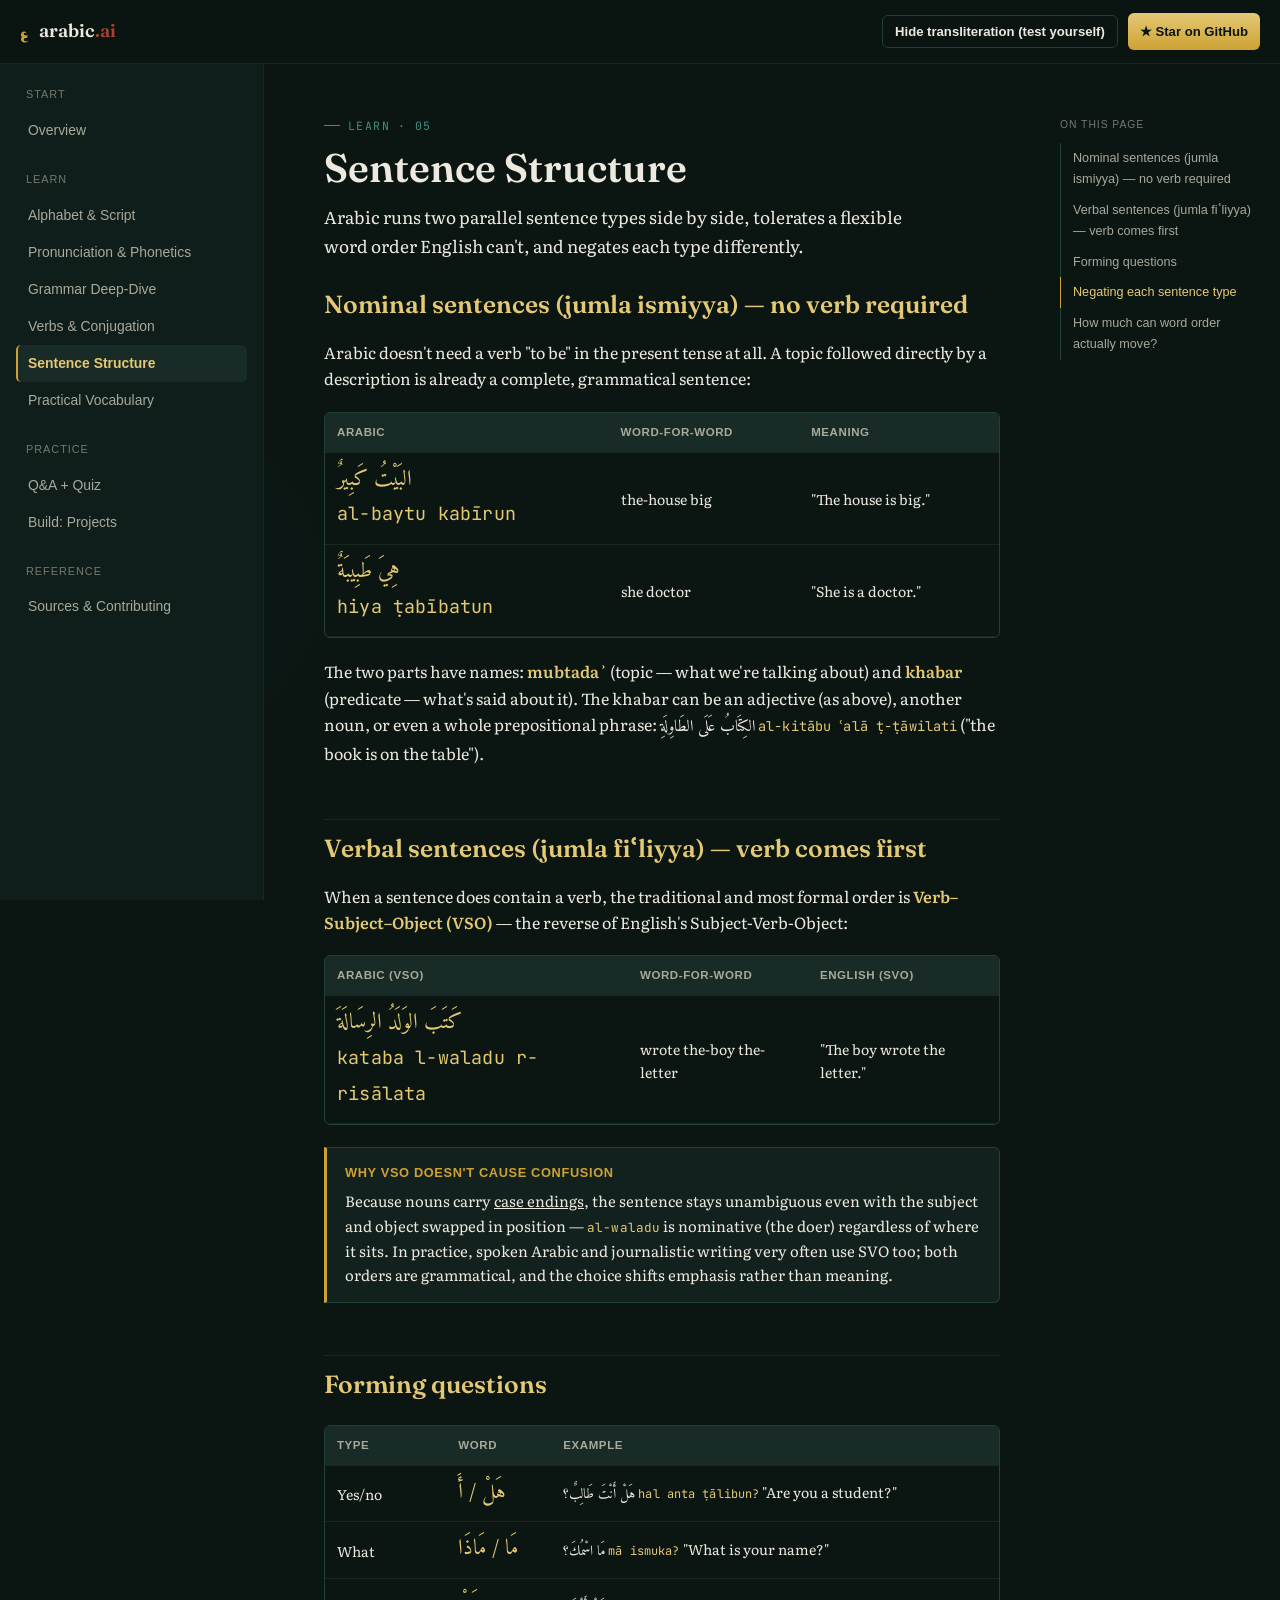
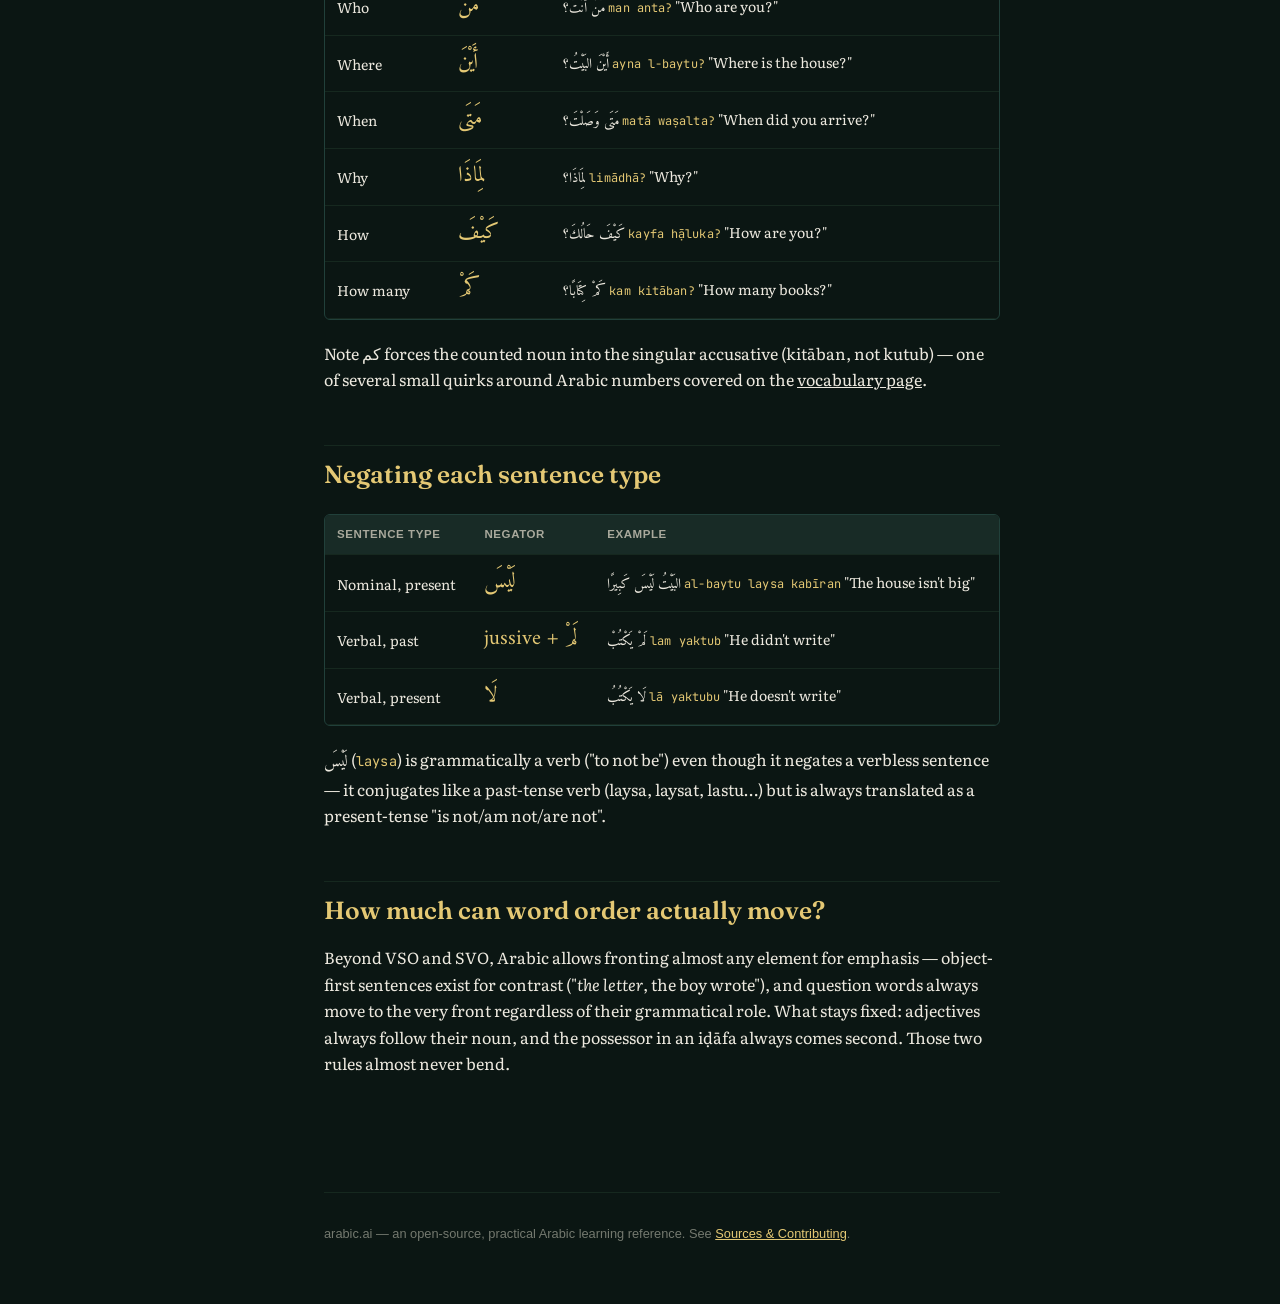
<file: sentences.html>
<!DOCTYPE html>
<html lang="en">
<head>
<meta charset="UTF-8">
<meta name="viewport" content="width=device-width, initial-scale=1.0">
<title>Sentence Structure — arabic.ai</title>
<meta name="description" content="Arabic sentence structure: nominal vs verbal sentences, VSO vs SVO word order, forming questions, and negation across sentence types.">
<link rel="stylesheet" href="css/style.css">
</head>
<body>

<header class="topbar">
  <div class="flex items-center gap-3">
    <button class="menu-toggle btn btn-ghost" aria-label="Toggle navigation">☰</button>
    <a href="index.html" class="brand"><span class="brand-ar">ع</span><span>arabic<span class="brand-dot">.ai</span></span></a>
  </div>
  <div class="topbar-actions">
    <button id="translit-toggle" class="btn btn-ghost"></button>
    <a class="btn btn-gold" href="https://github.com/joemrnice/arabic.ai" target="_blank" rel="noopener">★ Star on GitHub</a>
  </div>
</header>

<div class="shell">
  <nav class="sidebar">
    <div class="sidebar-group"><div class="sidebar-label">Start</div><a href="index.html">Overview</a></div>
    <div class="sidebar-group">
      <div class="sidebar-label">Learn</div>
      <a href="alphabet.html">Alphabet &amp; Script</a>
      <a href="phonetics.html">Pronunciation &amp; Phonetics</a>
      <a href="grammar.html">Grammar Deep-Dive</a>
      <a href="verbs.html">Verbs &amp; Conjugation</a>
      <a href="sentences.html">Sentence Structure</a>
      <a href="vocabulary.html">Practical Vocabulary</a>
    </div>
    <div class="sidebar-group"><div class="sidebar-label">Practice</div><a href="practice.html">Q&amp;A + Quiz</a><a href="projects.html">Build: Projects</a></div>
    <div class="sidebar-group"><div class="sidebar-label">Reference</div><a href="resources.html">Sources &amp; Contributing</a></div>
  </nav>

  <div class="content-wrap with-toc">
    <div class="col">
    <main class="page" id="main">

      <div class="eyebrow">Learn · 05</div>
      <h1 class="page-title">Sentence Structure</h1>
      <p class="page-dek">Arabic runs two parallel sentence types side by side, tolerates a flexible word order English can't, and negates each type differently.</p>

      <h2 id="nominal">Nominal sentences (jumla ismiyya) — no verb required</h2>
      <p>
        Arabic doesn't need a verb "to be" in the present tense at all. A topic followed directly by a
        description is already a complete, grammatical sentence:
      </p>
      <div class="table-wrap">
        <table>
          <thead><tr><th>Arabic</th><th>Word-for-word</th><th>Meaning</th></tr></thead>
          <tbody>
            <tr><td class="ar-cell">البَيْتُ كَبِيرٌ<br><span class="translit">al-baytu kabīrun</span></td><td>the-house big</td><td>"The house is big."</td></tr>
            <tr><td class="ar-cell">هِيَ طَبِيبَةٌ<br><span class="translit">hiya ṭabībatun</span></td><td>she doctor</td><td>"She is a doctor."</td></tr>
          </tbody>
        </table>
      </div>
      <p>
        The two parts have names: <strong>mubtadaʾ</strong> (topic — what we're talking about) and
        <strong>khabar</strong> (predicate — what's said about it). The khabar can be an adjective (as above),
        another noun, or even a whole prepositional phrase: <span class="ar">الكِتَابُ عَلَى الطَاوِلَةِ</span>
        <span class="translit">al-kitābu ʿalā ṭ-ṭāwilati</span> ("the book is on the table").
      </p>

      <h2 id="verbal">Verbal sentences (jumla fiʿliyya) — verb comes first</h2>
      <p>
        When a sentence does contain a verb, the traditional and most formal order is
        <strong>Verb–Subject–Object (VSO)</strong> — the reverse of English's Subject-Verb-Object:
      </p>
      <div class="table-wrap">
        <table>
          <thead><tr><th>Arabic (VSO)</th><th>Word-for-word</th><th>English (SVO)</th></tr></thead>
          <tbody>
            <tr><td class="ar-cell">كَتَبَ الوَلَدُ الرِسَالَةَ<br><span class="translit">kataba l-waladu r-risālata</span></td><td>wrote the-boy the-letter</td><td>"The boy wrote the letter."</td></tr>
          </tbody>
        </table>
      </div>
      <div class="note gold">
        <div class="note-title">Why VSO doesn't cause confusion</div>
        Because nouns carry <a href="grammar.html#cases">case endings</a>, the sentence stays unambiguous even
        with the subject and object swapped in position — <span class="translit">al-waladu</span> is
        nominative (the doer) regardless of where it sits. In practice, spoken Arabic and journalistic writing
        very often use SVO too; both orders are grammatical, and the choice shifts emphasis rather than meaning.
      </div>

      <h2 id="questions">Forming questions</h2>
      <div class="table-wrap">
        <table>
          <thead><tr><th>Type</th><th>Word</th><th>Example</th></tr></thead>
          <tbody>
            <tr><td>Yes/no</td><td class="ar-cell">هَلْ / أَ</td><td><span class="ar">هَلْ أَنْتَ طَالِبٌ؟</span> <span class="translit">hal anta ṭālibun?</span> "Are you a student?"</td></tr>
            <tr><td>What</td><td class="ar-cell">مَا / مَاذَا</td><td><span class="ar">مَا اسْمُكَ؟</span> <span class="translit">mā ismuka?</span> "What is your name?"</td></tr>
            <tr><td>Who</td><td class="ar-cell">مَنْ</td><td><span class="ar">مَنْ أَنْتَ؟</span> <span class="translit">man anta?</span> "Who are you?"</td></tr>
            <tr><td>Where</td><td class="ar-cell">أَيْنَ</td><td><span class="ar">أَيْنَ البَيْتُ؟</span> <span class="translit">ayna l-baytu?</span> "Where is the house?"</td></tr>
            <tr><td>When</td><td class="ar-cell">مَتَى</td><td><span class="ar">مَتَى وَصَلْتَ؟</span> <span class="translit">matā waṣalta?</span> "When did you arrive?"</td></tr>
            <tr><td>Why</td><td class="ar-cell">لِمَاذَا</td><td><span class="ar">لِمَاذَا؟</span> <span class="translit">limādhā?</span> "Why?"</td></tr>
            <tr><td>How</td><td class="ar-cell">كَيْفَ</td><td><span class="ar">كَيْفَ حَالُكَ؟</span> <span class="translit">kayfa ḥāluka?</span> "How are you?"</td></tr>
            <tr><td>How many</td><td class="ar-cell">كَمْ</td><td><span class="ar">كَمْ كِتَابًا؟</span> <span class="translit">kam kitāban?</span> "How many books?"</td></tr>
          </tbody>
        </table>
      </div>
      <p class="muted">Note كم forces the counted noun into the singular accusative (kitāban, not kutub) — one of several small quirks around Arabic numbers covered on the <a href="vocabulary.html#numbers">vocabulary page</a>.</p>

      <h2 id="negation-sentences">Negating each sentence type</h2>
      <div class="table-wrap">
        <table>
          <thead><tr><th>Sentence type</th><th>Negator</th><th>Example</th></tr></thead>
          <tbody>
            <tr><td>Nominal, present</td><td class="ar-cell">لَيْسَ</td><td><span class="ar">البَيْتُ لَيْسَ كَبِيرًا</span> <span class="translit">al-baytu laysa kabīran</span> "The house isn't big"</td></tr>
            <tr><td>Verbal, past</td><td class="ar-cell">لَمْ + jussive</td><td><span class="ar">لَمْ يَكْتُبْ</span> <span class="translit">lam yaktub</span> "He didn't write"</td></tr>
            <tr><td>Verbal, present</td><td class="ar-cell">لَا</td><td><span class="ar">لَا يَكْتُبُ</span> <span class="translit">lā yaktubu</span> "He doesn't write"</td></tr>
          </tbody>
        </table>
      </div>
      <p><span class="ar">لَيْسَ</span> (<span class="translit">laysa</span>) is grammatically a verb ("to not be") even though it negates a verbless sentence — it conjugates like a past-tense verb (laysa, laysat, lastu…) but is always translated as a present-tense "is not/am not/are not".</p>

      <h2 id="word-order-flex">How much can word order actually move?</h2>
      <p>
        Beyond VSO and SVO, Arabic allows fronting almost any element for emphasis — object-first sentences
        exist for contrast ("<em>the letter</em>, the boy wrote"), and question words always move to the very
        front regardless of their grammatical role. What stays fixed: adjectives always follow their noun, and
        the possessor in an iḍāfa always comes second. Those two rules almost never bend.
      </p>

    </main>
    <footer class="site-footer" style="margin:0 32px;">
      arabic.ai — an open-source, practical Arabic learning reference. See <a href="resources.html" style="color:var(--gold-soft);">Sources &amp; Contributing</a>.
    </footer>
    </div>
  </div>

  <aside class="toc"><div class="toc-inner"><div class="toc-label">On this page</div><div class="toc-list"></div></div></aside>
</div>

<script src="js/data.js"></script>
<script src="js/main.js"></script>
</body>
</html>
</file>
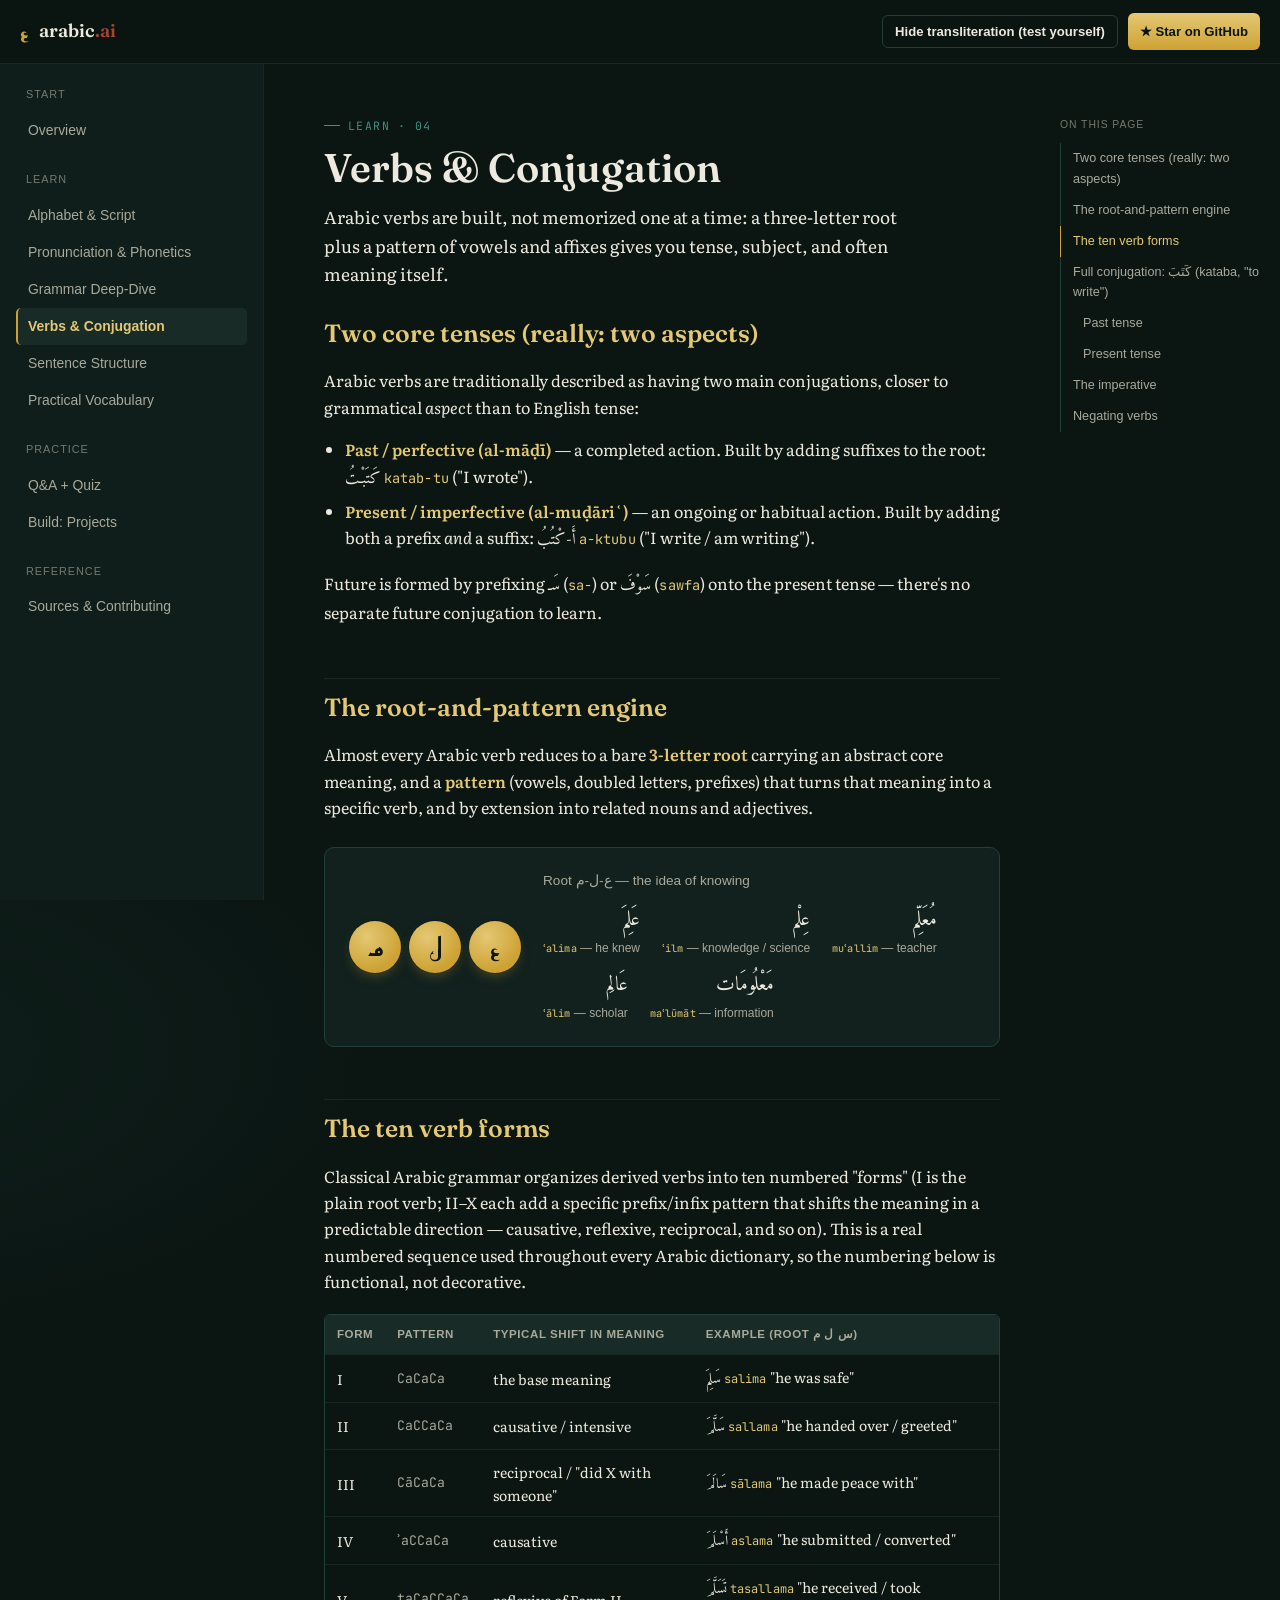
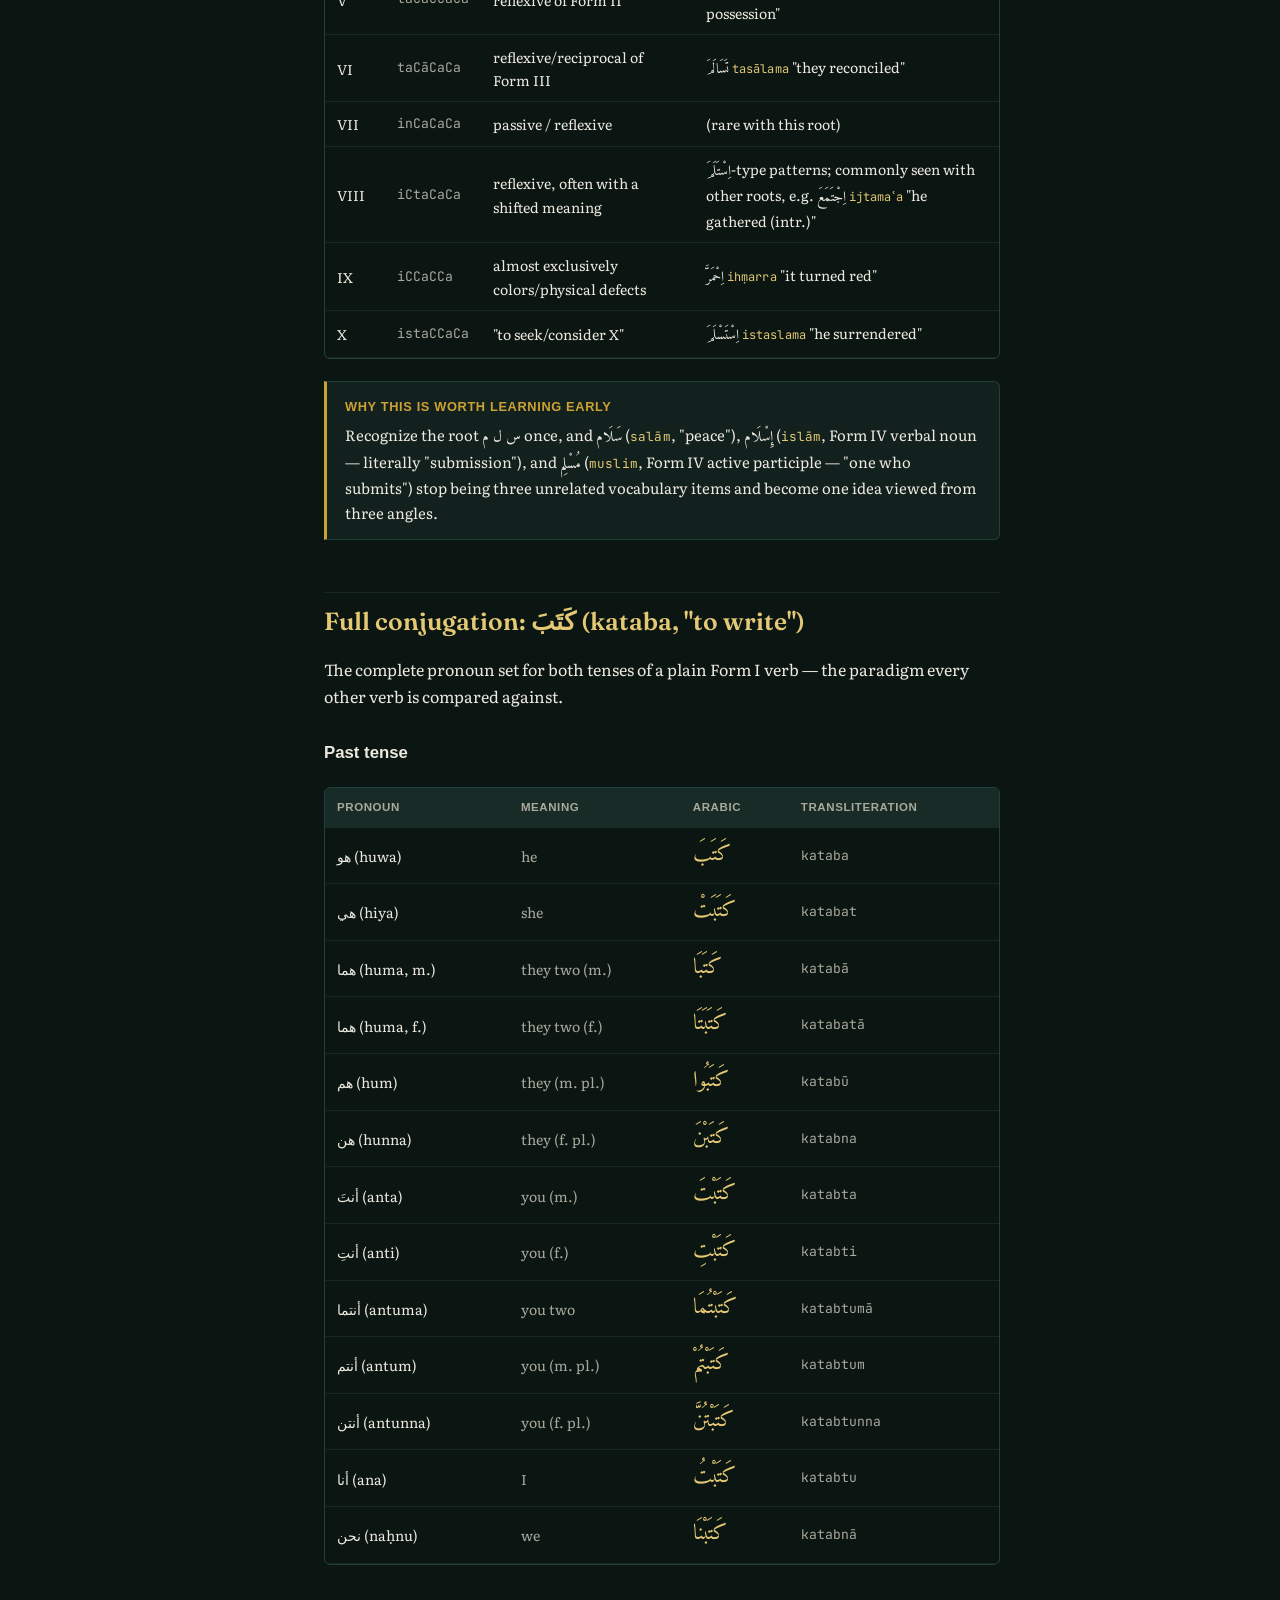
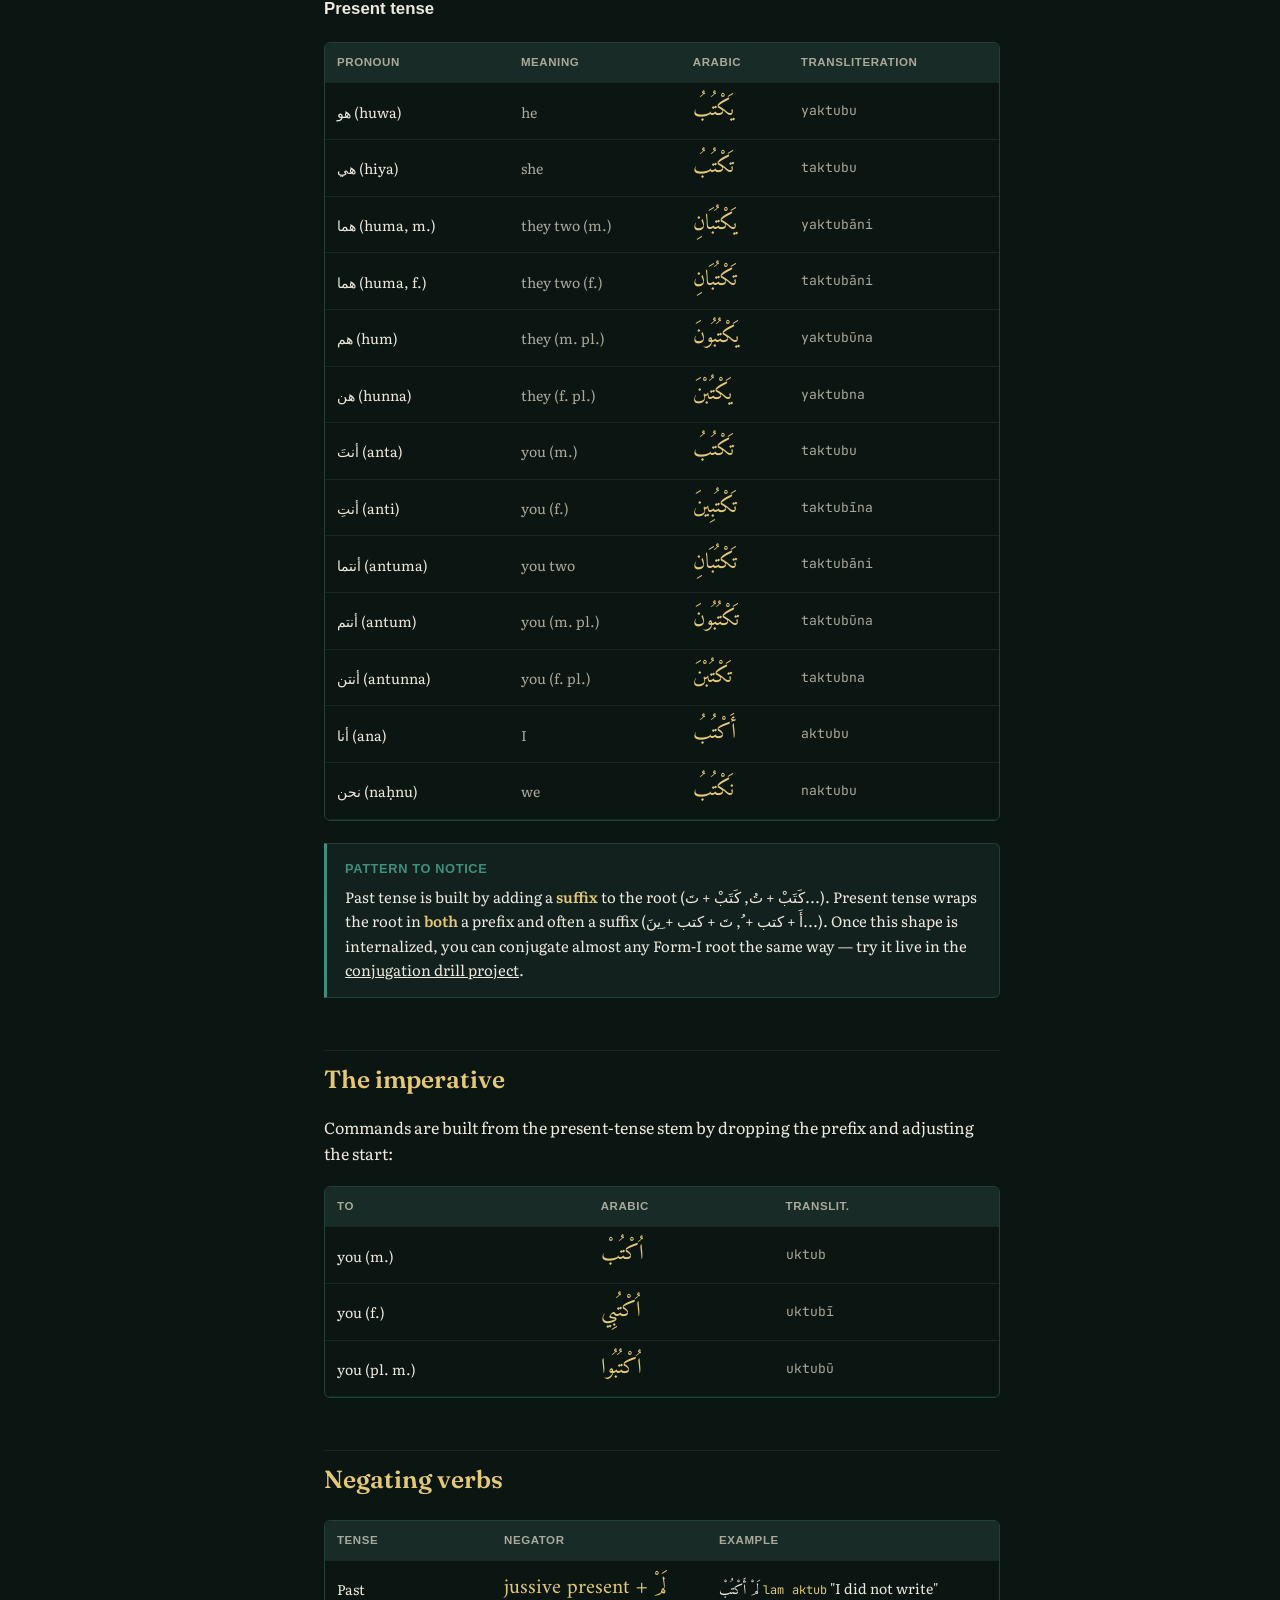
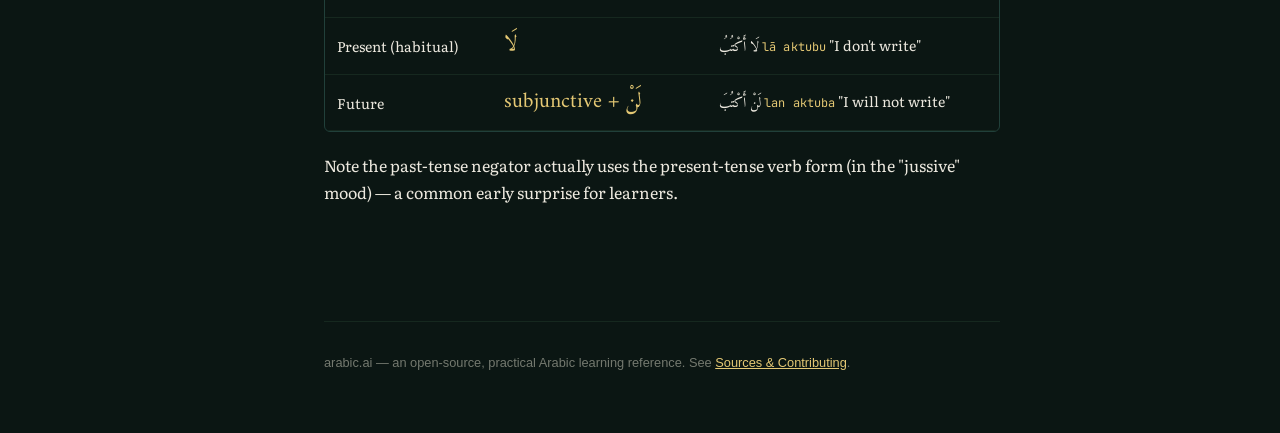
<file: verbs.html>
<!DOCTYPE html>
<html lang="en">
<head>
<meta charset="UTF-8">
<meta name="viewport" content="width=device-width, initial-scale=1.0">
<title>Verbs & Conjugation — arabic.ai</title>
<meta name="description" content="Arabic verb morphology: root-and-pattern system, the ten verb forms, and a full past/present conjugation table.">
<link rel="stylesheet" href="css/style.css">
</head>
<body>

<header class="topbar">
  <div class="flex items-center gap-3">
    <button class="menu-toggle btn btn-ghost" aria-label="Toggle navigation">☰</button>
    <a href="index.html" class="brand"><span class="brand-ar">ع</span><span>arabic<span class="brand-dot">.ai</span></span></a>
  </div>
  <div class="topbar-actions">
    <button id="translit-toggle" class="btn btn-ghost"></button>
    <a class="btn btn-gold" href="https://github.com/joemrnice/arabic.ai" target="_blank" rel="noopener">★ Star on GitHub</a>
  </div>
</header>

<div class="shell">
  <nav class="sidebar">
    <div class="sidebar-group"><div class="sidebar-label">Start</div><a href="index.html">Overview</a></div>
    <div class="sidebar-group">
      <div class="sidebar-label">Learn</div>
      <a href="alphabet.html">Alphabet &amp; Script</a>
      <a href="phonetics.html">Pronunciation &amp; Phonetics</a>
      <a href="grammar.html">Grammar Deep-Dive</a>
      <a href="verbs.html">Verbs &amp; Conjugation</a>
      <a href="sentences.html">Sentence Structure</a>
      <a href="vocabulary.html">Practical Vocabulary</a>
    </div>
    <div class="sidebar-group"><div class="sidebar-label">Practice</div><a href="practice.html">Q&amp;A + Quiz</a><a href="projects.html">Build: Projects</a></div>
    <div class="sidebar-group"><div class="sidebar-label">Reference</div><a href="resources.html">Sources &amp; Contributing</a></div>
  </nav>

  <div class="content-wrap with-toc">
    <div class="col">
    <main class="page" id="main">

      <div class="eyebrow">Learn · 04</div>
      <h1 class="page-title">Verbs &amp; Conjugation</h1>
      <p class="page-dek">Arabic verbs are built, not memorized one at a time: a three-letter root plus a pattern of vowels and affixes gives you tense, subject, and often meaning itself.</p>

      <h2 id="two-tenses">Two core tenses (really: two aspects)</h2>
      <p>
        Arabic verbs are traditionally described as having two main conjugations, closer to grammatical
        <em>aspect</em> than to English tense:
      </p>
      <ul>
        <li><strong>Past / perfective (al-māḍī)</strong> — a completed action. Built by adding suffixes to the root: <span class="ar">كَتَبْـتُ</span> <span class="translit">katab-tu</span> ("I wrote").</li>
        <li><strong>Present / imperfective (al-muḍāriʿ)</strong> — an ongoing or habitual action. Built by adding both a prefix <em>and</em> a suffix: <span class="ar">أَ-كْتُبُ</span> <span class="translit">a-ktubu</span> ("I write / am writing").</li>
      </ul>
      <p>Future is formed by prefixing <span class="ar">سَـ</span> (<span class="translit">sa-</span>) or <span class="ar">سَوْفَ</span> (<span class="translit">sawfa</span>) onto the present tense — there's no separate future conjugation to learn.</p>

      <h2 id="root-pattern">The root-and-pattern engine</h2>
      <p>
        Almost every Arabic verb reduces to a bare <strong>3-letter root</strong> carrying an abstract core
        meaning, and a <strong>pattern</strong> (vowels, doubled letters, prefixes) that turns that meaning
        into a specific verb, and by extension into related nouns and adjectives.
      </p>
      <div class="root-card" data-root-card="2"></div>

      <h2 id="ten-forms">The ten verb forms</h2>
      <p>
        Classical Arabic grammar organizes derived verbs into ten numbered "forms" (I is the plain root verb;
        II–X each add a specific prefix/infix pattern that shifts the meaning in a predictable direction —
        causative, reflexive, reciprocal, and so on). This is a real numbered sequence used throughout every
        Arabic dictionary, so the numbering below is functional, not decorative.
      </p>
      <div class="table-wrap">
        <table>
          <thead><tr><th>Form</th><th>Pattern</th><th>Typical shift in meaning</th><th>Example (root س ل م)</th></tr></thead>
          <tbody>
            <tr><td>I</td><td class="translit-cell">CaCaCa</td><td>the base meaning</td><td><span class="ar">سَلِمَ</span> <span class="translit">salima</span> "he was safe"</td></tr>
            <tr><td>II</td><td class="translit-cell">CaCCaCa</td><td>causative / intensive</td><td><span class="ar">سَلَّمَ</span> <span class="translit">sallama</span> "he handed over / greeted"</td></tr>
            <tr><td>III</td><td class="translit-cell">CāCaCa</td><td>reciprocal / "did X with someone"</td><td><span class="ar">سَالَمَ</span> <span class="translit">sālama</span> "he made peace with"</td></tr>
            <tr><td>IV</td><td class="translit-cell">ʾaCCaCa</td><td>causative</td><td><span class="ar">أَسْلَمَ</span> <span class="translit">aslama</span> "he submitted / converted"</td></tr>
            <tr><td>V</td><td class="translit-cell">taCaCCaCa</td><td>reflexive of Form II</td><td><span class="ar">تَسَلَّمَ</span> <span class="translit">tasallama</span> "he received / took possession"</td></tr>
            <tr><td>VI</td><td class="translit-cell">taCāCaCa</td><td>reflexive/reciprocal of Form III</td><td><span class="ar">تَسَالَمَ</span> <span class="translit">tasālama</span> "they reconciled"</td></tr>
            <tr><td>VII</td><td class="translit-cell">inCaCaCa</td><td>passive / reflexive</td><td>(rare with this root)</td></tr>
            <tr><td>VIII</td><td class="translit-cell">iCtaCaCa</td><td>reflexive, often with a shifted meaning</td><td><span class="ar">اِسْتَلَمَ</span>-type patterns; commonly seen with other roots, e.g. <span class="ar">اِجْتَمَعَ</span> <span class="translit">ijtamaʿa</span> "he gathered (intr.)"</td></tr>
            <tr><td>IX</td><td class="translit-cell">iCCaCCa</td><td>almost exclusively colors/physical defects</td><td><span class="ar">اِحْمَرَّ</span> <span class="translit">iḥmarra</span> "it turned red"</td></tr>
            <tr><td>X</td><td class="translit-cell">istaCCaCa</td><td>"to seek/consider X"</td><td><span class="ar">اِسْتَسْلَمَ</span> <span class="translit">istaslama</span> "he surrendered"</td></tr>
          </tbody>
        </table>
      </div>
      <div class="note gold">
        <div class="note-title">Why this is worth learning early</div>
        Recognize the root <span class="ar">س ل م</span> once, and <span class="ar">سَلَام</span>
        (<span class="translit">salām</span>, "peace"), <span class="ar">إِسْلَام</span>
        (<span class="translit">islām</span>, Form IV verbal noun — literally "submission"), and
        <span class="ar">مُسْلِم</span> (<span class="translit">muslim</span>, Form IV active participle —
        "one who submits") stop being three unrelated vocabulary items and become one idea viewed from three
        angles.
      </div>

      <h2 id="full-conjugation">Full conjugation: كَتَبَ (kataba, "to write")</h2>
      <p>The complete pronoun set for both tenses of a plain Form I verb — the paradigm every other verb is compared against.</p>

      <h3 id="past-table">Past tense</h3>
      <div class="table-wrap">
        <table id="past-table">
          <thead><tr><th>Pronoun</th><th>Meaning</th><th>Arabic</th><th>Transliteration</th></tr></thead>
          <tbody id="past-tbody"></tbody>
        </table>
      </div>

      <h3 id="present-table">Present tense</h3>
      <div class="table-wrap">
        <table id="present-table">
          <thead><tr><th>Pronoun</th><th>Meaning</th><th>Arabic</th><th>Transliteration</th></tr></thead>
          <tbody id="present-tbody"></tbody>
        </table>
      </div>

      <div class="note">
        <div class="note-title">Pattern to notice</div>
        Past tense is built by adding a <strong>suffix</strong> to the root (كَتَبْ + تُ, كَتَبْ + تَ...).
        Present tense wraps the root in <strong>both</strong> a prefix and often a suffix
        (أَ + كتب + ُ, تَ + كتب + ِينَ...). Once this shape is internalized, you can conjugate almost any
        Form-I root the same way — try it live in the <a href="projects.html#drill">conjugation drill
        project</a>.
      </div>

      <h2 id="imperative">The imperative</h2>
      <p>Commands are built from the present-tense stem by dropping the prefix and adjusting the start:</p>
      <div class="table-wrap">
        <table>
          <thead><tr><th>To</th><th>Arabic</th><th>Translit.</th></tr></thead>
          <tbody>
            <tr><td>you (m.)</td><td class="ar-cell">اُكْتُبْ</td><td class="translit-cell">uktub</td></tr>
            <tr><td>you (f.)</td><td class="ar-cell">اُكْتُبِي</td><td class="translit-cell">uktubī</td></tr>
            <tr><td>you (pl. m.)</td><td class="ar-cell">اُكْتُبُوا</td><td class="translit-cell">uktubū</td></tr>
          </tbody>
        </table>
      </div>

      <h2 id="negation">Negating verbs</h2>
      <div class="table-wrap">
        <table>
          <thead><tr><th>Tense</th><th>Negator</th><th>Example</th></tr></thead>
          <tbody>
            <tr><td>Past</td><td class="ar-cell">لَمْ + jussive present</td><td><span class="ar">لَمْ أَكْتُبْ</span> <span class="translit">lam aktub</span> "I did not write"</td></tr>
            <tr><td>Present (habitual)</td><td class="ar-cell">لَا</td><td><span class="ar">لَا أَكْتُبُ</span> <span class="translit">lā aktubu</span> "I don't write"</td></tr>
            <tr><td>Future</td><td class="ar-cell">لَنْ + subjunctive</td><td><span class="ar">لَنْ أَكْتُبَ</span> <span class="translit">lan aktuba</span> "I will not write"</td></tr>
          </tbody>
        </table>
      </div>
      <p class="muted">Note the past-tense negator actually uses the present-tense verb form (in the "jussive" mood) — a common early surprise for learners.</p>

    </main>
    <footer class="site-footer" style="margin:0 32px;">
      arabic.ai — an open-source, practical Arabic learning reference. See <a href="resources.html" style="color:var(--gold-soft);">Sources &amp; Contributing</a>.
    </footer>
    </div>
  </div>

  <aside class="toc"><div class="toc-inner"><div class="toc-label">On this page</div><div class="toc-list"></div></div></aside>
</div>

<script src="js/data.js"></script>
<script src="js/main.js"></script>
<script>
  (function(){
    function fill(id, rows){
      const tbody = document.getElementById(id);
      rows.forEach(r => {
        const tr = document.createElement("tr");
        tr.innerHTML = `<td>${r.person}</td><td class="muted">${r.en}</td><td class="ar-cell">${r.ar}</td><td class="translit-cell">${r.translit}</td>`;
        tbody.appendChild(tr);
      });
    }
    fill("past-tbody", VERB_KATABA.past);
    fill("present-tbody", VERB_KATABA.present);
  })();
</script>
</body>
</html>
</file>
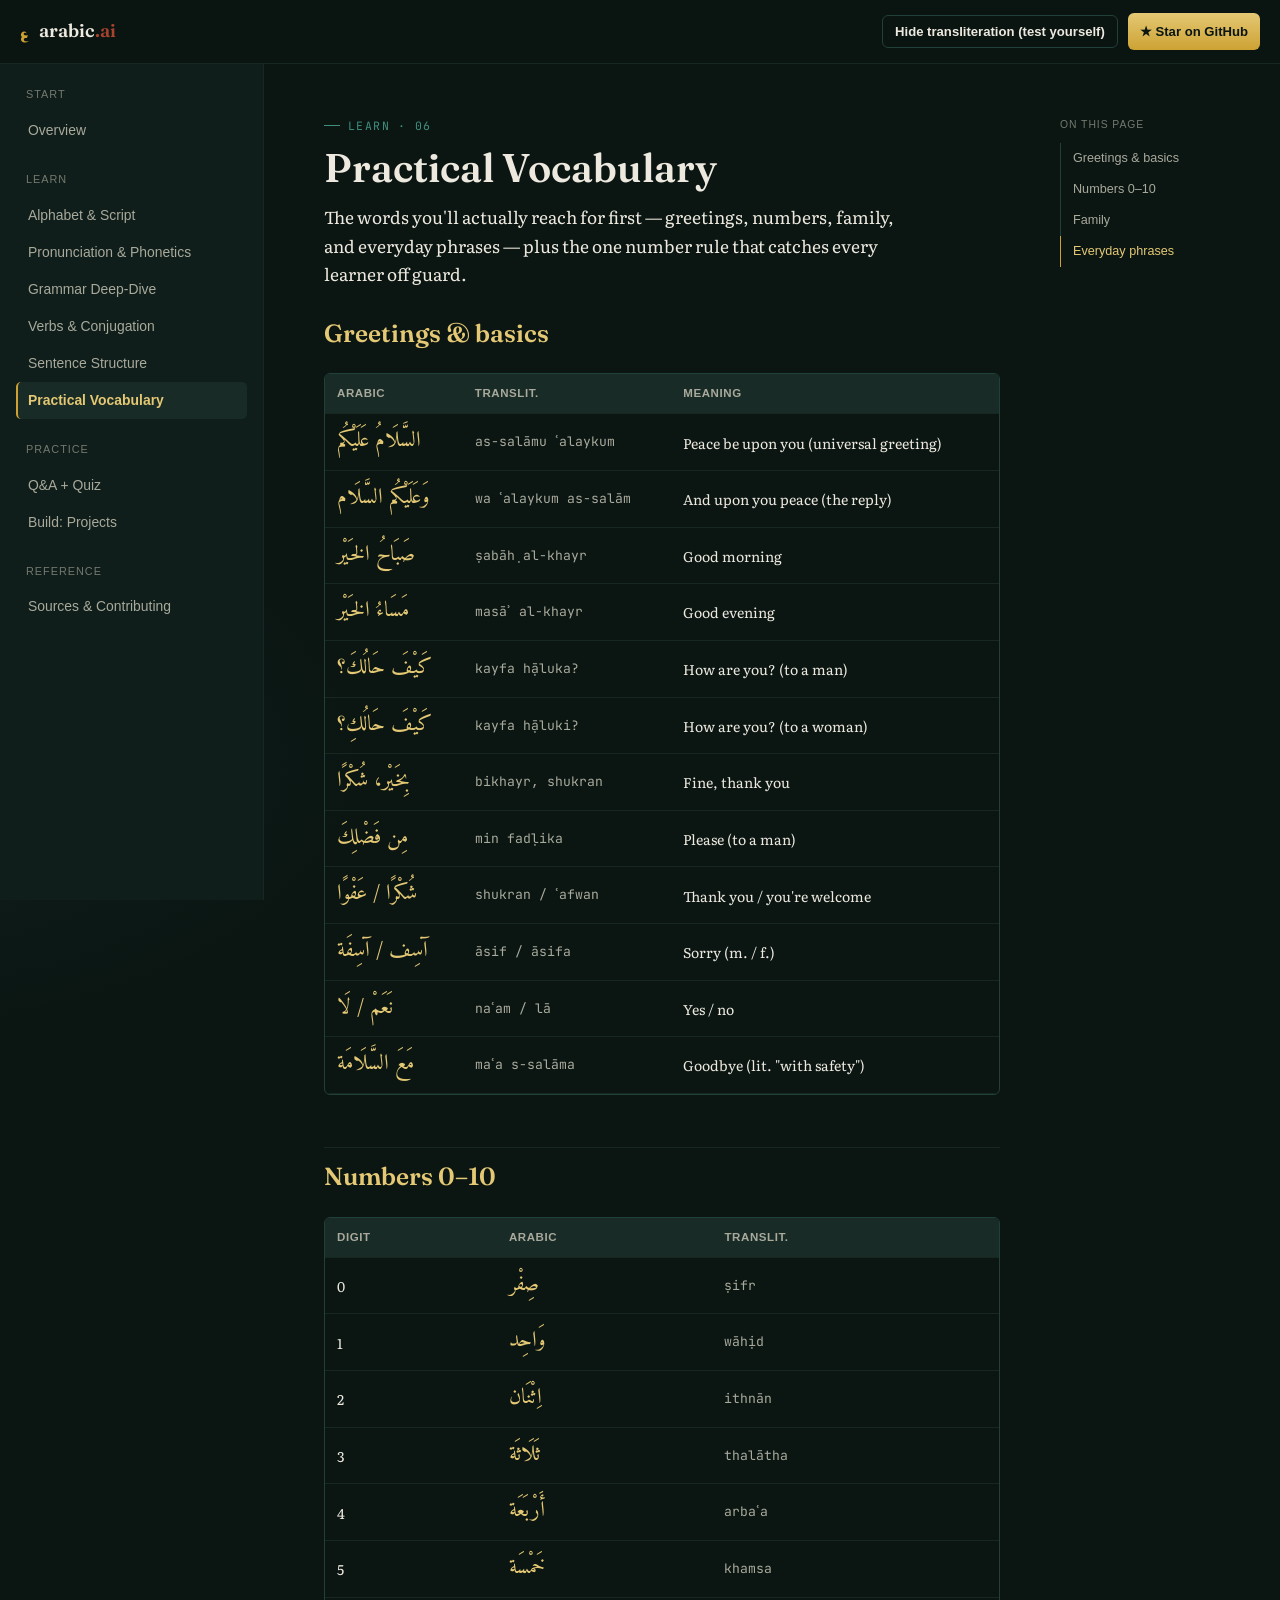
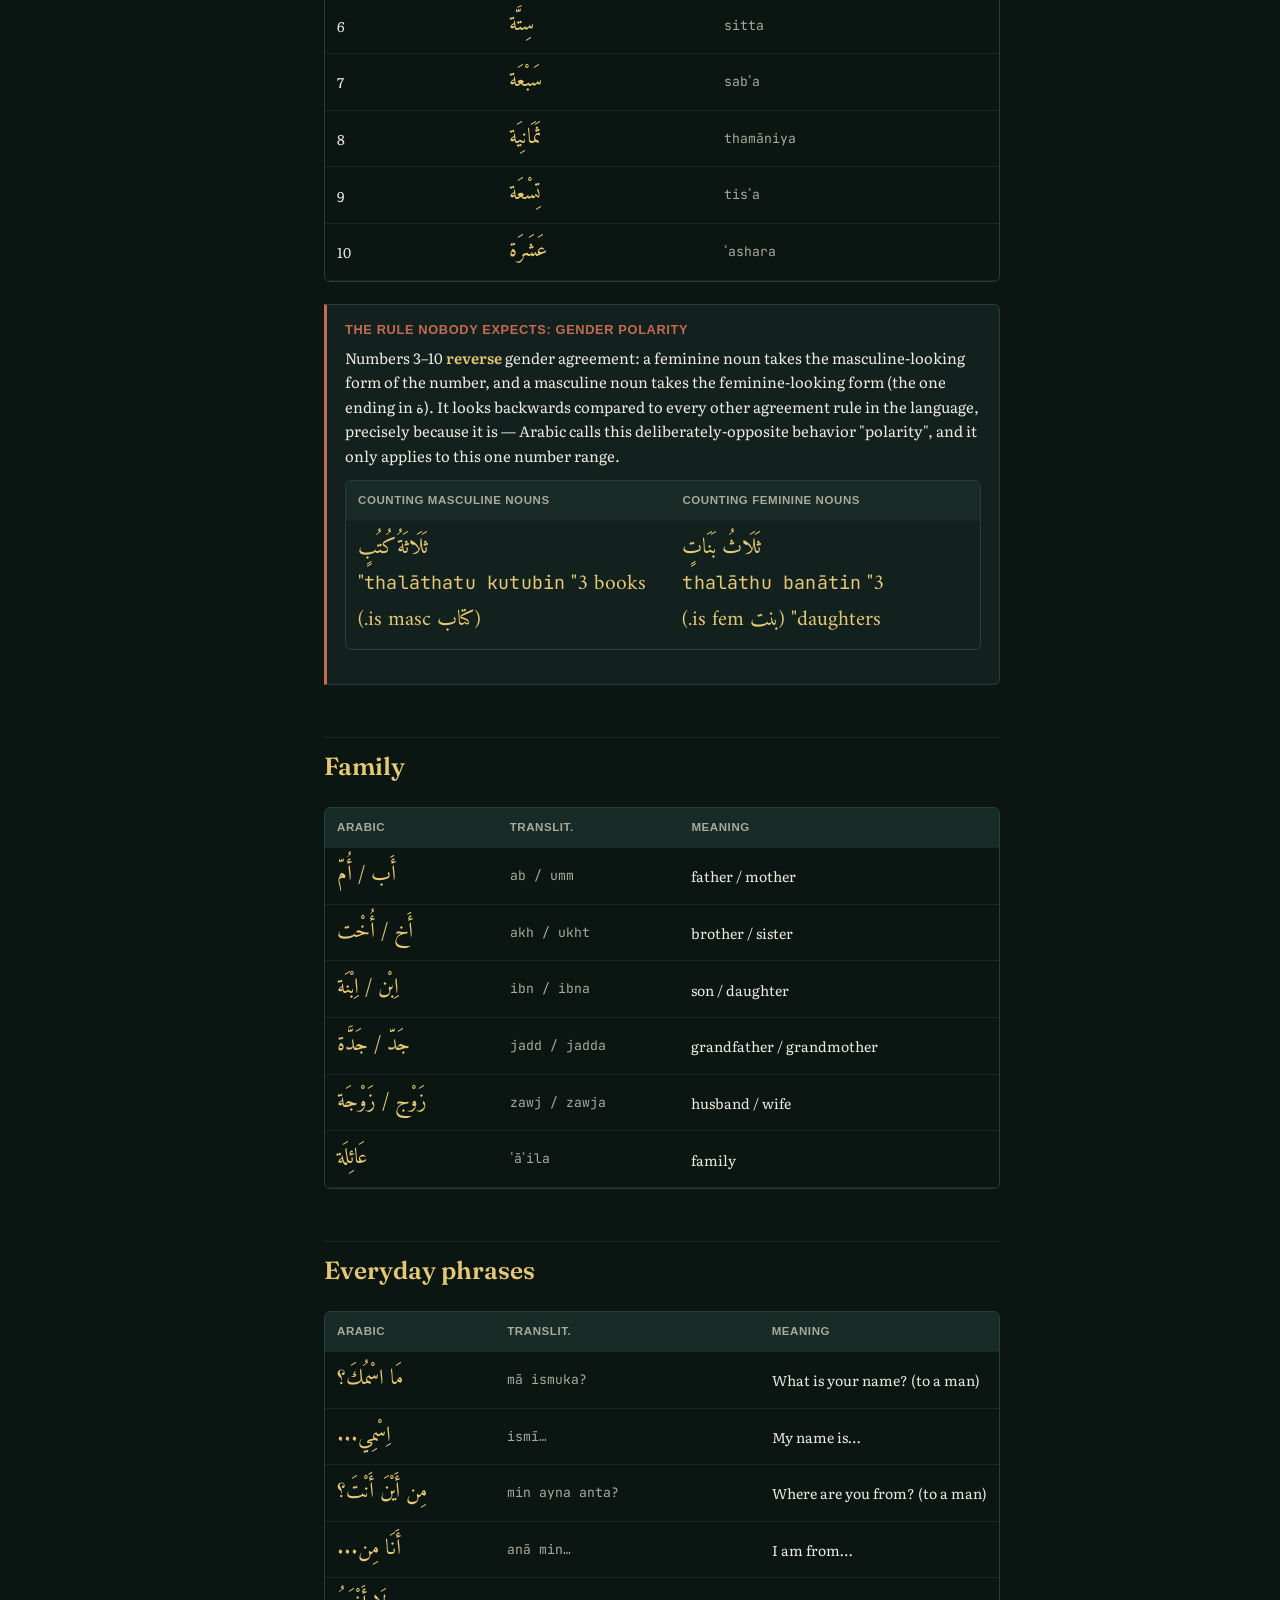
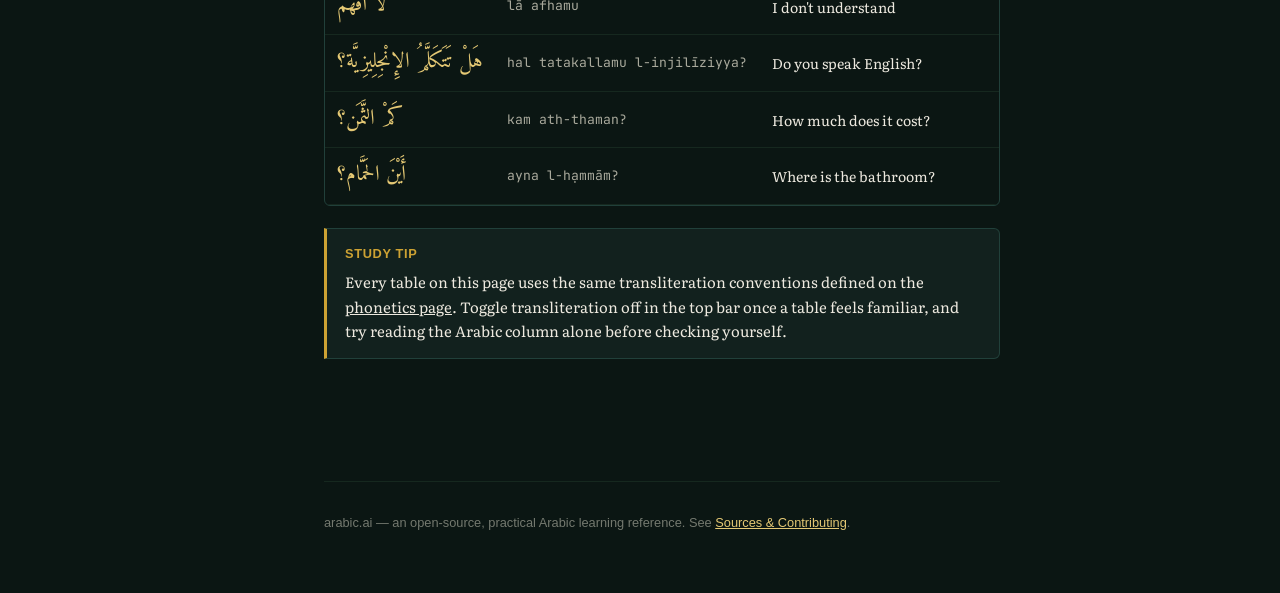
<file: vocabulary.html>
<!DOCTYPE html>
<html lang="en">
<head>
<meta charset="UTF-8">
<meta name="viewport" content="width=device-width, initial-scale=1.0">
<title>Practical Vocabulary — arabic.ai</title>
<meta name="description" content="Everyday Arabic vocabulary: greetings, numbers and the gender-polarity rule, family terms, and common phrases with transliteration.">
<link rel="stylesheet" href="css/style.css">
</head>
<body>

<header class="topbar">
  <div class="flex items-center gap-3">
    <button class="menu-toggle btn btn-ghost" aria-label="Toggle navigation">☰</button>
    <a href="index.html" class="brand"><span class="brand-ar">ع</span><span>arabic<span class="brand-dot">.ai</span></span></a>
  </div>
  <div class="topbar-actions">
    <button id="translit-toggle" class="btn btn-ghost"></button>
    <a class="btn btn-gold" href="https://github.com/joemrnice/arabic.ai" target="_blank" rel="noopener">★ Star on GitHub</a>
  </div>
</header>

<div class="shell">
  <nav class="sidebar">
    <div class="sidebar-group"><div class="sidebar-label">Start</div><a href="index.html">Overview</a></div>
    <div class="sidebar-group">
      <div class="sidebar-label">Learn</div>
      <a href="alphabet.html">Alphabet &amp; Script</a>
      <a href="phonetics.html">Pronunciation &amp; Phonetics</a>
      <a href="grammar.html">Grammar Deep-Dive</a>
      <a href="verbs.html">Verbs &amp; Conjugation</a>
      <a href="sentences.html">Sentence Structure</a>
      <a href="vocabulary.html">Practical Vocabulary</a>
    </div>
    <div class="sidebar-group"><div class="sidebar-label">Practice</div><a href="practice.html">Q&amp;A + Quiz</a><a href="projects.html">Build: Projects</a></div>
    <div class="sidebar-group"><div class="sidebar-label">Reference</div><a href="resources.html">Sources &amp; Contributing</a></div>
  </nav>

  <div class="content-wrap with-toc">
    <div class="col">
    <main class="page" id="main">

      <div class="eyebrow">Learn · 06</div>
      <h1 class="page-title">Practical Vocabulary</h1>
      <p class="page-dek">The words you'll actually reach for first — greetings, numbers, family, and everyday phrases — plus the one number rule that catches every learner off guard.</p>

      <h2 id="greetings">Greetings &amp; basics</h2>
      <div class="table-wrap">
        <table>
          <thead><tr><th>Arabic</th><th>Translit.</th><th>Meaning</th></tr></thead>
          <tbody>
            <tr><td class="ar-cell">السَّلَامُ عَلَيْكُم</td><td class="translit-cell">as-salāmu ʿalaykum</td><td>Peace be upon you (universal greeting)</td></tr>
            <tr><td class="ar-cell">وَعَلَيْكُم السَّلَام</td><td class="translit-cell">wa ʿalaykum as-salām</td><td>And upon you peace (the reply)</td></tr>
            <tr><td class="ar-cell">صَبَاحُ الخَيْر</td><td class="translit-cell">ṣabāḥ al-khayr</td><td>Good morning</td></tr>
            <tr><td class="ar-cell">مَسَاءُ الخَيْر</td><td class="translit-cell">masāʾ al-khayr</td><td>Good evening</td></tr>
            <tr><td class="ar-cell">كَيْفَ حَالُكَ؟</td><td class="translit-cell">kayfa ḥāluka?</td><td>How are you? (to a man)</td></tr>
            <tr><td class="ar-cell">كَيْفَ حَالُكِ؟</td><td class="translit-cell">kayfa ḥāluki?</td><td>How are you? (to a woman)</td></tr>
            <tr><td class="ar-cell">بِخَيْر، شُكْرًا</td><td class="translit-cell">bikhayr, shukran</td><td>Fine, thank you</td></tr>
            <tr><td class="ar-cell">مِن فَضْلِكَ</td><td class="translit-cell">min faḍlika</td><td>Please (to a man)</td></tr>
            <tr><td class="ar-cell">شُكْرًا / عَفْوًا</td><td class="translit-cell">shukran / ʿafwan</td><td>Thank you / you're welcome</td></tr>
            <tr><td class="ar-cell">آسِف / آسِفَة</td><td class="translit-cell">āsif / āsifa</td><td>Sorry (m. / f.)</td></tr>
            <tr><td class="ar-cell">نَعَمْ / لَا</td><td class="translit-cell">naʿam / lā</td><td>Yes / no</td></tr>
            <tr><td class="ar-cell">مَعَ السَّلَامَة</td><td class="translit-cell">maʿa s-salāma</td><td>Goodbye (lit. "with safety")</td></tr>
          </tbody>
        </table>
      </div>

      <h2 id="numbers" data-anchor="numbers">Numbers 0–10</h2>
      <div class="table-wrap">
        <table>
          <thead><tr><th>Digit</th><th>Arabic</th><th>Translit.</th></tr></thead>
          <tbody>
            <tr><td>0</td><td class="ar-cell">صِفْر</td><td class="translit-cell">ṣifr</td></tr>
            <tr><td>1</td><td class="ar-cell">وَاحِد</td><td class="translit-cell">wāḥid</td></tr>
            <tr><td>2</td><td class="ar-cell">اِثْنَان</td><td class="translit-cell">ithnān</td></tr>
            <tr><td>3</td><td class="ar-cell">ثَلَاثَة</td><td class="translit-cell">thalātha</td></tr>
            <tr><td>4</td><td class="ar-cell">أَرْبَعَة</td><td class="translit-cell">arbaʿa</td></tr>
            <tr><td>5</td><td class="ar-cell">خَمْسَة</td><td class="translit-cell">khamsa</td></tr>
            <tr><td>6</td><td class="ar-cell">سِتَّة</td><td class="translit-cell">sitta</td></tr>
            <tr><td>7</td><td class="ar-cell">سَبْعَة</td><td class="translit-cell">sabʿa</td></tr>
            <tr><td>8</td><td class="ar-cell">ثَمَانِيَة</td><td class="translit-cell">thamāniya</td></tr>
            <tr><td>9</td><td class="ar-cell">تِسْعَة</td><td class="translit-cell">tisʿa</td></tr>
            <tr><td>10</td><td class="ar-cell">عَشَرَة</td><td class="translit-cell">ʿashara</td></tr>
          </tbody>
        </table>
      </div>
      <div class="note brick">
        <div class="note-title">The rule nobody expects: gender polarity</div>
        Numbers 3–10 <strong>reverse</strong> gender agreement: a feminine noun takes the masculine-looking
        form of the number, and a masculine noun takes the feminine-looking form (the one ending in ة). It
        looks backwards compared to every other agreement rule in the language, precisely because it is —
        Arabic calls this deliberately-opposite behavior "polarity", and it only applies to this one number
        range.
        <div class="table-wrap" style="margin-top:12px;">
          <table>
            <thead><tr><th>Counting masculine nouns</th><th>Counting feminine nouns</th></tr></thead>
            <tbody>
              <tr><td class="ar-cell">ثَلَاثَةُ كُتُبٍ<br><span class="translit">thalāthatu kutubin</span> "3 books" (كتاب is masc.)</td>
                  <td class="ar-cell">ثَلَاثُ بَنَاتٍ<br><span class="translit">thalāthu banātin</span> "3 daughters" (بنت is fem.)</td></tr>
            </tbody>
          </table>
        </div>
      </div>

      <h2 id="family">Family</h2>
      <div class="table-wrap">
        <table>
          <thead><tr><th>Arabic</th><th>Translit.</th><th>Meaning</th></tr></thead>
          <tbody>
            <tr><td class="ar-cell">أَب / أُمّ</td><td class="translit-cell">ab / umm</td><td>father / mother</td></tr>
            <tr><td class="ar-cell">أَخ / أُخْت</td><td class="translit-cell">akh / ukht</td><td>brother / sister</td></tr>
            <tr><td class="ar-cell">اِبْن / اِبْنَة</td><td class="translit-cell">ibn / ibna</td><td>son / daughter</td></tr>
            <tr><td class="ar-cell">جَدّ / جَدَّة</td><td class="translit-cell">jadd / jadda</td><td>grandfather / grandmother</td></tr>
            <tr><td class="ar-cell">زَوْج / زَوْجَة</td><td class="translit-cell">zawj / zawja</td><td>husband / wife</td></tr>
            <tr><td class="ar-cell">عَائِلَة</td><td class="translit-cell">ʿāʾila</td><td>family</td></tr>
          </tbody>
        </table>
      </div>

      <h2 id="phrases">Everyday phrases</h2>
      <div class="table-wrap">
        <table>
          <thead><tr><th>Arabic</th><th>Translit.</th><th>Meaning</th></tr></thead>
          <tbody>
            <tr><td class="ar-cell">مَا اسْمُكَ؟</td><td class="translit-cell">mā ismuka?</td><td>What is your name? (to a man)</td></tr>
            <tr><td class="ar-cell">اِسْمِي...</td><td class="translit-cell">ismī…</td><td>My name is…</td></tr>
            <tr><td class="ar-cell">مِن أَيْنَ أَنْتَ؟</td><td class="translit-cell">min ayna anta?</td><td>Where are you from? (to a man)</td></tr>
            <tr><td class="ar-cell">أَنَا مِن...</td><td class="translit-cell">anā min…</td><td>I am from…</td></tr>
            <tr><td class="ar-cell">لَا أَفْهَمُ</td><td class="translit-cell">lā afhamu</td><td>I don't understand</td></tr>
            <tr><td class="ar-cell">هَلْ تَتَكَلَّمُ الإِنْجِلِيزِيَّة؟</td><td class="translit-cell">hal tatakallamu l-injilīziyya?</td><td>Do you speak English?</td></tr>
            <tr><td class="ar-cell">كَمْ الثَّمَن؟</td><td class="translit-cell">kam ath-thaman?</td><td>How much does it cost?</td></tr>
            <tr><td class="ar-cell">أَيْنَ الحَمَّام؟</td><td class="translit-cell">ayna l-ḥammām?</td><td>Where is the bathroom?</td></tr>
          </tbody>
        </table>
      </div>

      <div class="note gold">
        <div class="note-title">Study tip</div>
        Every table on this page uses the same transliteration conventions defined on the
        <a href="phonetics.html">phonetics page</a>. Toggle transliteration off in the top bar once a table
        feels familiar, and try reading the Arabic column alone before checking yourself.
      </div>

    </main>
    <footer class="site-footer" style="margin:0 32px;">
      arabic.ai — an open-source, practical Arabic learning reference. See <a href="resources.html" style="color:var(--gold-soft);">Sources &amp; Contributing</a>.
    </footer>
    </div>
  </div>

  <aside class="toc"><div class="toc-inner"><div class="toc-label">On this page</div><div class="toc-list"></div></div></aside>
</div>

<script src="js/data.js"></script>
<script src="js/main.js"></script>
</body>
</html>
</file>
<file: css/style.css>
/* ==========================================================================
   arabic.ai — "Ink & Brass" design system
   A manuscript-inspired documentation theme built around the Arabic
   root-and-pattern idea: three consonants radiating into a family of words.
   ========================================================================== */

@import url('https://fonts.googleapis.com/css2?family=Fraunces:opsz,wght@9..144,400;9..144,500;9..144,600;9..144,700&family=Literata:ital,opsz,wght@0,7..72,400;0,7..72,500;0,7..72,600;1,7..72,400&family=JetBrains+Mono:wght@400;500;600&family=Amiri:wght@400;700&family=Reem+Kufi:wght@400;500;600;700&display=swap');

:root{
  /* --- palette: ink, gilt, brick --- */
  --ink:        #0b1613;
  --ink-2:      #0f1e1a;
  --surface:    #12211e;
  --surface-2:  #182b26;
  --surface-3:  #1f3830;
  --line:       #21403a;
  --line-soft:  #16281f;
  --text:       #ede9df;
  --text-dim:   #a9a99c;
  --text-faint: #74796f;
  --gold:       #cda233;
  --gold-soft:  #e4c874;
  --brick:      #a8442e;
  --brick-soft: #c46a52;
  --teal-accent:#3f8f7f;

  --font-display: 'Fraunces', 'Iowan Old Style', serif;
  --font-body: 'Literata', Georgia, serif;
  --font-ui: 'Inter', -apple-system, BlinkMacSystemFont, 'Segoe UI', sans-serif;
  --font-mono: 'JetBrains Mono', ui-monospace, SFMono-Regular, monospace;
  --font-ar: 'Amiri', 'Traditional Arabic', serif;
  --font-ar-display: 'Reem Kufi', 'Amiri', serif;

  --radius: 6px;
  --sidebar-w: 264px;
  --toc-w: 220px;
  --topbar-h: 64px;
}

*{box-sizing:border-box;}
html{scroll-behavior:smooth;}
@media (prefers-reduced-motion: reduce){
  html{scroll-behavior:auto;}
  *{animation-duration:0.01ms !important; animation-iteration-count:1 !important; transition-duration:0.01ms !important;}
}

body{
  margin:0;
  background:
    radial-gradient(1200px 600px at 90% -10%, rgba(205,162,51,0.06), transparent 60%),
    radial-gradient(900px 500px at -10% 20%, rgba(63,143,127,0.07), transparent 55%),
    var(--ink);
  color:var(--text);
  font-family:var(--font-body);
  font-size:16px;
  line-height:1.65;
  -webkit-font-smoothing:antialiased;
}

a{color:inherit;}
::selection{background:var(--gold); color:var(--ink);}

img{max-width:100%;display:block;}

/* focus visibility */
a:focus-visible, button:focus-visible, input:focus-visible, summary:focus-visible, [tabindex]:focus-visible{
  outline:2px solid var(--gold);
  outline-offset:2px;
  border-radius:3px;
}

/* --- Arabic text helpers --- */
.ar{
  font-family:var(--font-ar);
  direction:rtl;
  unicode-bidi:isolate;
}
.ar-lg{font-size:1.9rem; line-height:2;}
.ar-xl{font-size:2.8rem; line-height:1.9;}
.ar-display{
  font-family:var(--font-ar-display);
  direction:rtl;
  unicode-bidi:isolate;
}
.translit{
  font-family:var(--font-mono);
  color:var(--gold-soft);
  font-size:0.85em;
  letter-spacing:0.01em;
}
.gloss{color:var(--text-dim); font-family:var(--font-ui); font-size:0.85em;}

/* toggle transliteration visibility (site-wide) */
body.hide-translit .translit{display:none;}
body.hide-translit .translit-inline{display:none;}

/* ==========================================================================
   Layout shell
   ========================================================================== */
.topbar{
  position:fixed; inset:0 0 auto 0; height:var(--topbar-h);
  display:flex; align-items:center; justify-content:space-between;
  padding:0 20px;
  background:rgba(11,22,19,0.86);
  backdrop-filter:blur(10px);
  border-bottom:1px solid var(--line-soft);
  z-index:60;
}
.brand{
  display:flex; align-items:center; gap:10px;
  font-family:var(--font-display);
  font-weight:600; font-size:1.15rem;
  color:var(--text); text-decoration:none;
}
.brand .brand-ar{
  font-family:var(--font-ar-display);
  color:var(--gold); font-size:1.3rem; direction:rtl;
}
.brand .brand-dot{color:var(--brick);}

.topbar-actions{display:flex; align-items:center; gap:10px;}

.btn{
  font-family:var(--font-ui); font-size:0.82rem; font-weight:600;
  border:1px solid var(--line); background:var(--surface-2); color:var(--text);
  padding:8px 12px; border-radius:var(--radius); cursor:pointer;
  display:inline-flex; align-items:center; gap:6px;
  text-decoration:none; transition:border-color .15s ease, transform .15s ease, background .15s ease;
}
.btn:hover{border-color:var(--gold); background:var(--surface-3);}
.btn:active{transform:translateY(1px);}
.btn-gold{background:linear-gradient(180deg, var(--gold-soft), var(--gold)); color:var(--ink); border:none; font-weight:700;}
.btn-gold:hover{filter:brightness(1.06);}
.btn-ghost{background:transparent;}

.menu-toggle{display:none;}

.shell{
  display:flex;
  padding-top:var(--topbar-h);
  min-height:100vh;
}

/* sidebar */
.sidebar{
  position:fixed; top:var(--topbar-h); bottom:0; left:0; width:var(--sidebar-w);
  border-right:1px solid var(--line-soft);
  background:var(--ink-2);
  overflow-y:auto;
  padding:22px 16px 60px;
  z-index:50;
}
.sidebar-group{margin-bottom:22px;}
.sidebar-label{
  font-family:var(--font-ui); text-transform:uppercase; letter-spacing:.09em;
  font-size:0.68rem; color:var(--text-faint); padding:0 10px; margin-bottom:8px;
}
.sidebar a{
  display:flex; align-items:center; gap:9px;
  font-family:var(--font-ui); font-size:0.87rem; color:var(--text-dim);
  padding:7px 10px; border-radius:5px; text-decoration:none;
  border-left:2px solid transparent;
}
.sidebar a:hover{color:var(--text); background:var(--surface);}
.sidebar a.active{
  color:var(--gold-soft); background:var(--surface-2); border-left-color:var(--gold);
  font-weight:600;
}
.sidebar-tag{
  font-family:var(--font-mono); font-size:0.62rem; color:var(--text-faint);
  border:1px solid var(--line); border-radius:3px; padding:1px 5px; margin-left:auto;
}

.content-wrap{
  margin-left:var(--sidebar-w);
  flex:1;
  display:flex;
  justify-content:center;
  min-width:0;
}
.col{
  flex:1;
  min-width:0;
  max-width:740px;
  display:flex;
  flex-direction:column;
}
.col .site-footer{padding-left:0; padding-right:0;}
main.page{
  width:100%;
  max-width:740px;
  padding:52px 32px 100px;
}
.with-toc main.page{max-width:740px;}

.toc{
  width:var(--toc-w);
  flex-shrink:0;
  padding:52px 20px 40px 0;
}
.toc-inner{position:sticky; top:calc(var(--topbar-h) + 30px);}
.toc-label{font-family:var(--font-ui); text-transform:uppercase; letter-spacing:.09em; font-size:0.65rem; color:var(--text-faint); margin-bottom:10px;}
.toc a{
  display:block; font-family:var(--font-ui); font-size:0.79rem; color:var(--text-dim);
  padding:5px 0 5px 12px; text-decoration:none; border-left:1px solid var(--line);
}
.toc a:hover, .toc a.active{color:var(--gold-soft); border-left-color:var(--gold);}

/* ==========================================================================
   Typography
   ========================================================================== */
.eyebrow{
  font-family:var(--font-mono); font-size:0.72rem; letter-spacing:.12em; text-transform:uppercase;
  color:var(--teal-accent); margin-bottom:10px; display:flex; align-items:center; gap:8px;
}
.eyebrow::before{content:''; width:16px; height:1px; background:var(--teal-accent); display:inline-block;}

h1.page-title{
  font-family:var(--font-display); font-weight:600; font-size:2.5rem; line-height:1.15;
  margin:0 0 12px; color:var(--text);
}
.page-dek{
  font-family:var(--font-body); font-size:1.08rem; color:var(--text-dim); max-width:60ch; margin:0 0 40px;
}

.page h2{
  font-family:var(--font-display); font-weight:600; font-size:1.55rem;
  color:var(--gold-soft); margin:52px 0 14px; padding-top:8px;
  border-top:1px solid var(--line-soft);
  scroll-margin-top:calc(var(--topbar-h) + 20px);
}
.page h2:first-of-type{border-top:none; margin-top:8px;}
.page h3{
  font-family:var(--font-ui); font-weight:700; font-size:1.05rem; color:var(--text);
  margin:30px 0 10px; scroll-margin-top:calc(var(--topbar-h) + 20px);
}
.page p{margin:0 0 16px; color:var(--text);}
.page ul, .page ol{margin:0 0 16px; padding-left:1.3em; color:var(--text);}
.page li{margin-bottom:6px;}
.page strong{color:var(--gold-soft); font-weight:600;}
.muted{color:var(--text-dim);}

/* ==========================================================================
   Components
   ========================================================================== */

/* callout / note box */
.note{
  border:1px solid var(--line); border-left:3px solid var(--teal-accent);
  background:var(--surface); border-radius:0 var(--radius) var(--radius) 0;
  padding:14px 18px; margin:22px 0; font-size:0.93rem;
}
.note-title{font-family:var(--font-ui); font-weight:700; font-size:0.8rem; text-transform:uppercase; letter-spacing:.05em; color:var(--teal-accent); margin-bottom:6px;}
.note.gold{border-left-color:var(--gold);}
.note.gold .note-title{color:var(--gold);}
.note.brick{border-left-color:var(--brick-soft);}
.note.brick .note-title{color:var(--brick-soft);}

/* card grid */
.card-grid{display:grid; grid-template-columns:repeat(auto-fill, minmax(220px,1fr)); gap:14px; margin:24px 0;}
.card{
  background:var(--surface); border:1px solid var(--line); border-radius:var(--radius);
  padding:18px; text-decoration:none; color:var(--text); transition:border-color .15s ease, transform .15s ease;
  display:flex; flex-direction:column; gap:8px;
}
.card:hover{border-color:var(--gold); transform:translateY(-2px);}
.card-icon{font-family:var(--font-ar-display); color:var(--gold); font-size:1.6rem; direction:rtl;}
.card-title{font-family:var(--font-ui); font-weight:700; font-size:0.98rem;}
.card-desc{font-family:var(--font-ui); font-size:0.82rem; color:var(--text-dim); line-height:1.5;}

/* tables */
.table-wrap{overflow-x:auto; margin:20px 0; border:1px solid var(--line); border-radius:var(--radius);}
table{border-collapse:collapse; width:100%; font-size:0.88rem;}
table caption{text-align:left; font-family:var(--font-ui); font-size:0.78rem; color:var(--text-faint); padding:8px 12px;}
th, td{padding:10px 12px; border-bottom:1px solid var(--line-soft); text-align:left; vertical-align:middle;}
thead th{
  background:var(--surface-2); font-family:var(--font-ui); font-size:0.72rem; text-transform:uppercase;
  letter-spacing:.05em; color:var(--text-dim); position:sticky; top:0;
}
tbody tr:hover{background:var(--surface);}
td.ar-cell{font-family:var(--font-ar); font-size:1.35rem; direction:rtl; color:var(--gold-soft);}
td.translit-cell{font-family:var(--font-mono); color:var(--text-dim); font-size:0.82rem;}

/* code blocks */
.code-block{
  position:relative; background:#0a1512; border:1px solid var(--line); border-radius:var(--radius);
  margin:20px 0; overflow:hidden;
}
.code-block-head{
  display:flex; align-items:center; justify-content:space-between;
  padding:8px 12px; border-bottom:1px solid var(--line-soft);
  font-family:var(--font-mono); font-size:0.72rem; color:var(--text-faint);
}
.code-block pre{margin:0; padding:16px; overflow-x:auto; font-family:var(--font-mono); font-size:0.82rem; line-height:1.6; color:#dce8e0;}
.code-block code{font-family:var(--font-mono);}
.copy-btn{
  font-family:var(--font-ui); font-size:0.7rem; color:var(--text-dim); background:transparent;
  border:1px solid var(--line); border-radius:4px; padding:3px 8px; cursor:pointer;
}
.copy-btn:hover{color:var(--gold); border-color:var(--gold);}

/* tok — inline token for kbd-like items */
.tok{font-family:var(--font-mono); background:var(--surface-2); border:1px solid var(--line); border-radius:4px; padding:1px 6px; font-size:0.85em;}

/* pill tags */
.pill{
  display:inline-flex; align-items:center; gap:5px; font-family:var(--font-ui); font-size:0.7rem;
  font-weight:600; letter-spacing:.03em; text-transform:uppercase; color:var(--teal-accent);
  border:1px solid var(--line); background:var(--surface); padding:3px 9px; border-radius:99px;
}
.pill.gold{color:var(--gold); }
.pill.brick{color:var(--brick-soft);}

/* FAQ accordion */
.faq-item{border:1px solid var(--line); border-radius:var(--radius); margin-bottom:10px; background:var(--surface); overflow:hidden;}
.faq-q{
  width:100%; text-align:left; background:none; border:none; color:var(--text); cursor:pointer;
  font-family:var(--font-ui); font-weight:600; font-size:0.95rem; padding:14px 18px;
  display:flex; align-items:center; justify-content:space-between; gap:12px;
}
.faq-q:hover{color:var(--gold-soft);}
.faq-q .qnum{font-family:var(--font-mono); color:var(--text-faint); font-size:0.78rem; margin-right:10px;}
.faq-q .chev{transition:transform .2s ease; color:var(--text-faint); flex-shrink:0;}
.faq-item.open .faq-q .chev{transform:rotate(45deg); color:var(--gold);}
.faq-a{max-height:0; overflow:hidden; transition:max-height .25s ease;}
.faq-a-inner{padding:0 18px 16px; color:var(--text-dim); font-size:0.9rem;}
.faq-item.open .faq-a{max-height:600px;}

/* root card — signature element */
.root-card{
  display:flex; align-items:center; gap:22px; flex-wrap:wrap;
  background:var(--surface); border:1px solid var(--line); border-radius:10px;
  padding:22px 24px; margin:26px 0;
}
.root-letters{display:flex; gap:8px; direction:rtl;}
.root-tile{
  width:52px; height:52px; border-radius:50%;
  display:flex; align-items:center; justify-content:center;
  font-family:var(--font-ar-display); font-size:1.6rem; color:var(--ink);
  background:radial-gradient(circle at 35% 30%, var(--gold-soft), var(--gold) 70%);
  box-shadow:0 0 0 1px rgba(0,0,0,.2), 0 6px 14px -6px rgba(205,162,51,.5);
}
.root-derivations{display:flex; flex-wrap:wrap; gap:10px 22px; flex:1; min-width:200px;}
.root-word{display:flex; flex-direction:column; gap:2px;}
.root-word .ar{font-size:1.25rem;}
.root-word .en{font-family:var(--font-ui); font-size:0.75rem; color:var(--text-dim);}

/* quiz */
.quiz-box{border:1px solid var(--line); background:var(--surface); border-radius:var(--radius); padding:22px; margin:20px 0;}
.quiz-q{font-family:var(--font-ui); font-weight:700; margin-bottom:14px;}
.quiz-opts{display:grid; gap:8px;}
.quiz-opt{
  text-align:left; background:var(--surface-2); border:1px solid var(--line); color:var(--text);
  padding:10px 14px; border-radius:5px; cursor:pointer; font-family:var(--font-ui); font-size:0.9rem;
}
.quiz-opt:hover{border-color:var(--gold);}
.quiz-opt.correct{border-color:var(--teal-accent); background:rgba(63,143,127,.15); color:#bfe6da;}
.quiz-opt.wrong{border-color:var(--brick); background:rgba(168,68,46,.15); color:#f0c3b6;}
.quiz-status{font-family:var(--font-ui); font-size:0.85rem; color:var(--text-dim); margin-top:8px; min-height:1.2em;}
.quiz-footer{display:flex; align-items:center; justify-content:space-between; margin-top:18px;}
.quiz-score{font-family:var(--font-mono); font-size:0.8rem; color:var(--gold-soft);}

/* flashcard */
.flash{
  perspective:1000px; width:100%; max-width:260px; aspect-ratio:4/3; margin:0 auto; cursor:pointer;
}
.flash-inner{position:relative; width:100%; height:100%; transition:transform .5s; transform-style:preserve-3d;}
.flash.flipped .flash-inner{transform:rotateY(180deg);}
.flash-face{
  position:absolute; inset:0; backface-visibility:hidden; border-radius:10px; border:1px solid var(--line);
  display:flex; flex-direction:column; align-items:center; justify-content:center; gap:8px; background:var(--surface);
}
.flash-face.back{transform:rotateY(180deg); background:var(--surface-2);}
.flash-face .big{font-family:var(--font-ar-display); font-size:3rem; color:var(--gold); direction:rtl;}

/* forms controls used in projects demos */
.field{width:100%; background:var(--surface-2); border:1px solid var(--line); border-radius:5px; color:var(--text); padding:10px 12px; font-family:var(--font-mono); font-size:0.9rem;}
textarea.field{min-height:90px; resize:vertical;}
select.field{font-family:var(--font-ui);}
.field:focus{outline:2px solid var(--gold); outline-offset:1px;}
label.field-label{display:block; font-family:var(--font-ui); font-size:0.72rem; text-transform:uppercase; letter-spacing:.06em; color:var(--text-faint); margin-bottom:6px;}

/* hero (index only) */
.hero{padding:70px 0 20px;}
.hero-title{
  font-family:var(--font-display); font-size:3.2rem; line-height:1.08; font-weight:600;
  margin:0 0 18px; color:var(--text);
}
.hero-title .accent{color:var(--gold);}
.hero-lead{font-size:1.12rem; color:var(--text-dim); max-width:56ch; margin-bottom:30px;}

/* footer */
.site-footer{
  border-top:1px solid var(--line-soft); margin-top:70px; padding:30px 0 60px;
  font-family:var(--font-ui); font-size:0.8rem; color:var(--text-faint);
}

/* utility */
.flex{display:flex;} .items-center{align-items:center;} .gap-2{gap:8px;} .gap-3{gap:12px;}
.mt-0{margin-top:0;} .mb-0{margin-bottom:0;}

/* ==========================================================================
   Responsive
   ========================================================================== */
@media (max-width: 1150px){
  .toc{display:none;}
}
@media (max-width: 880px){
  .sidebar{transform:translateX(-100%); transition:transform .2s ease; box-shadow:20px 0 40px rgba(0,0,0,.4);}
  .sidebar.open{transform:translateX(0);}
  .content-wrap{margin-left:0;}
  .menu-toggle{display:inline-flex;}
  .hero-title{font-size:2.3rem;}
  main.page{padding:36px 20px 80px;}
}
</file>
